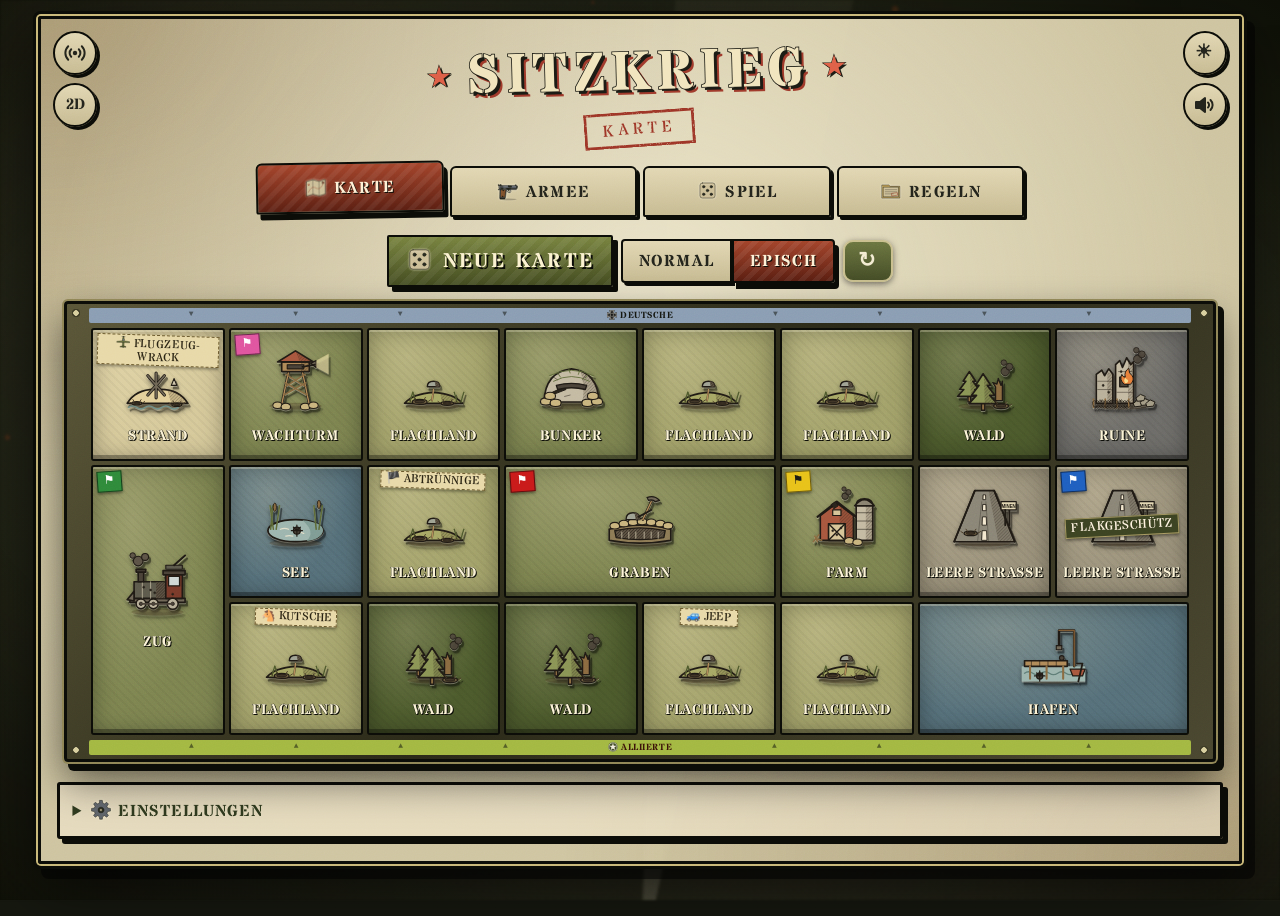
<file: index.html>
<!doctype html>
<html lang="de">
<head>
<meta charset="utf-8">
<meta name="referrer" content="strict-origin-when-cross-origin">
<meta name="viewport" content="width=device-width, initial-scale=1, viewport-fit=cover">
<meta name="theme-color" content="#1b1e14">
<meta name="mobile-web-app-capable" content="yes">
<meta name="apple-mobile-web-app-capable" content="yes">
<meta name="apple-mobile-web-app-status-bar-style" content="black-translucent">
<meta name="apple-mobile-web-app-title" content="Sitzkrieg">
<link rel="manifest" href="manifest.webmanifest">
<link rel="icon" href="icon.svg" type="image/svg+xml">
<link rel="apple-touch-icon" href="icon-192.png">
<title>Sitzkrieg</title>
<script>
(function(){ var t=null; try{ t=localStorage.getItem('sitzkrieg-theme'); }catch(e){}
  if(t!=='light'&&t!=='dark') t=(window.matchMedia&&matchMedia('(prefers-color-scheme: dark)').matches)?'dark':'light';
  document.documentElement.setAttribute('data-theme',t);
  // 3D-Figuren kommen gleich: alte Zeichnungen bis dahin nicht zeigen (Notfall: nach 12 s doch)
  if(window.WebGLRenderingContext){ document.documentElement.classList.add('lego3d-wait'); setTimeout(function(){ document.documentElement.classList.remove('lego3d-wait'); },12000); } })();
</script>
<!-- Schriften fest eingebettet (SIL Open Font License): Stardos Stencil, Special Elite, Courier Prime -->
<link rel="stylesheet" href="css/schriften.css?v=d0f53fa5cb">
<link rel="stylesheet" href="css/basis.css?v=55439e0eff">
<link rel="stylesheet" href="css/app.css?v=51187afe97">

<link rel="stylesheet" href="css/spiel.css?v=ff843a266a">
<link rel="stylesheet" href="css/krass.css?v=a87a205dd3">
<link rel="stylesheet" href="css/lego3d.css?v=9023cb22a6">
<link rel="stylesheet" href="css/quer.css?v=974d50dc79">
</head>
<body>
<!-- Ladebildschirm: eine Klemmbaustein-Figur stapelt Steine, bis die 3D-Modelle bereit sind -->
<div id="loader" aria-hidden="true"><div class="ld-scene">
  <div class="ld-stack"><i class="b1"></i><i class="b2"></i><i class="b3"></i><i class="b4"></i></div>
  <div class="ld-fig"><b class="hd"></b><b class="hm"></b><b class="tr"></b><b class="ar"></b><b class="lg"></b></div>
  <i class="ld-carry"></i>
</div><p>Steine werden gesteckt …</p></div>
<svg width="0" height="0" style="position:absolute" aria-hidden="true"><defs>
<pattern id="hz-dk" width="3" height="3" patternUnits="userSpaceOnUse" patternTransform="rotate(45)"><rect width="3" height="3" fill="#5c5142"/><line x1="0" y1="0" x2="0" y2="3" stroke="#1f1a14" stroke-width="1.1"/></pattern>
<pattern id="hz-de" width="3" height="3" patternUnits="userSpaceOnUse" patternTransform="rotate(45)"><rect width="3" height="3" fill="#a3a08c"/><line x1="0" y1="0" x2="0" y2="3" stroke="#3a3328" stroke-width=".8"/></pattern>
<pattern id="hz-al" width="3" height="3" patternUnits="userSpaceOnUse" patternTransform="rotate(45)"><rect width="3" height="3" fill="#b1a274"/><line x1="0" y1="0" x2="0" y2="3" stroke="#3a3328" stroke-width=".8"/></pattern>
<pattern id="hz-vde" width="4" height="4" patternUnits="userSpaceOnUse" patternTransform="rotate(45)"><rect width="4" height="4" fill="#b39d68"/><line x1="0" y1="0" x2="0" y2="4" stroke="#3a3328" stroke-width="1"/></pattern>
<pattern id="hz-val" width="4" height="4" patternUnits="userSpaceOnUse" patternTransform="rotate(45)"><rect width="4" height="4" fill="#8e8656"/><line x1="0" y1="0" x2="0" y2="4" stroke="#2a2a1c" stroke-width="1"/></pattern>
</defs></svg>

<main id="top">
  <div class="vol" id="vol">
    <button class="sec vol-btn" id="vol-btn" type="button" aria-label="Lautstärke" title="Lautstärke"><svg viewBox="0 0 24 24" aria-hidden="true">
      <path d="M3 9h4l5-4v14l-5-4H3z" class="spk"/><path class="w1" d="M15 9.5a3.5 3.5 0 0 1 0 5"/><path class="w2" d="M17.5 7a7 7 0 0 1 0 10"/><path class="mx" d="M15.5 9.5l5 5M20.5 9.5l-5 5"/></svg></button>
    <div class="vol-pop"><span class="vp-lbl">Töne</span><input type="range" id="vol-r" min="0" max="100" step="5" aria-label="Lautstärke der Töne"><output id="vol-o"></output></div>
    <div class="mu-pop" id="mu-pop" aria-label="Musik">
      <div class="np-head">♪ Musik</div>
      <div class="mu-row"><input id="mu-url" type="url" placeholder="YouTube-Playlist-Link" autocomplete="off" spellcheck="false" enterkeyhint="go"><button class="sec" id="mu-load" type="button">Laden</button></div>
      <div class="mu-player"><div id="mu-player"></div><div class="mu-empty" id="mu-empty">Link einer Playlist oder eines Videos einfügen</div></div>
      <div class="mu-now" id="mu-now"></div>
      <label class="mu-vol"><span>Musik</span><input type="range" id="mu-vol" min="0" max="100" step="1" aria-label="Lautstärke der Musik"><output id="mu-vol-o"></output></label>
      <div class="mu-ctl">
        <button class="sec" id="mu-prev" type="button" aria-label="Vorheriges">⏮</button>
        <button class="sec" id="mu-play" type="button" aria-label="Abspielen/Pause">▶</button>
        <button class="sec" id="mu-next" type="button" aria-label="Nächstes">⏭</button>
        <button class="sec" id="mu-shuf" type="button" aria-label="Zufällige Reihenfolge" title="Zufällige Reihenfolge">⤮</button>
      </div>
    </div>
  </div>
  <button id="net-btn" class="sec" type="button" aria-pressed="false" aria-label="Online-Lobby an/aus" title="Online-Lobby: zwei Geräte live verbinden"><svg viewBox="0 0 24 24" aria-hidden="true"><circle cx="12" cy="12" r="2.2"/><path d="M8.2 8.2a5.4 5.4 0 0 0 0 7.6M15.8 8.2a5.4 5.4 0 0 1 0 7.6M5.2 5.2a9.6 9.6 0 0 0 0 13.6M18.8 5.2a9.6 9.6 0 0 1 0 13.6"/></svg><i class="net-dot"></i></button>
  <div class="net-pop" id="net-pop" hidden role="dialog" aria-label="Online-Lobby">
    <div class="np-head">Online-Lobby</div>
    <label class="np-sw"><input type="checkbox" id="lb-enable"> <span>Lobby-Funktion an</span></label>
    <div class="lb-on" id="lb-on" hidden>
      <div class="np-code"><span class="lb-dot" id="lb-status" title=""></span><b class="lb-code" id="lb-code">––––</b></div>
      <div class="np-seg" role="group" aria-label="Meine Seite"><button class="sec" data-me="de">Deutsche</button><button class="sec" data-me="al">Alliierte</button></div>
    </div>
    <div class="lb-off" id="lb-off">
      <input id="lb-in" maxlength="4" placeholder="CODE" autocomplete="off" spellcheck="false" aria-label="Code vom Freund" enterkeyhint="go">
      <button class="sec" id="lb-join">Beitreten</button>
    </div>
  </div>
  <button id="theme" class="sec" type="button" aria-label="Tag/Nacht umschalten" title="Tag/Nacht umschalten">☀</button>
  <h1>Sitzkrieg</h1>
  <p class="sub" id="sub">Karte</p>
  <nav class="tabs" role="tablist">
    <button role="tab" class="sec" data-tab="gen" id="t-gen">🗺️ Karte</button>
    <button role="tab" class="sec" data-tab="mission" id="t-mission">⚔️ Armee</button>
    <button role="tab" class="sec" data-tab="spiel" id="t-spiel">🎲 Spiel</button>
    <button role="tab" class="sec" data-tab="regeln" id="t-regeln">📜 Regeln</button>
  </nav>
  <div class="lb-toast" id="lb-toast" aria-live="polite"></div>
  <section id="tab-gen" class="tabpane">
  <div class="bar">
    <button id="gen" class="big">🎲 Neue Karte</button>
    <select id="size" hidden>
      <option value="3x6">Normal (3×6)</option>
      <option value="3x8" selected>Episch (3×8)</option>
    </select>
    <div class="seg" role="group" aria-label="Kartengröße">
      <button class="sec" data-size="3x6">Normal</button>
      <button class="sec" data-size="3x8">Episch</button>
    </div>
    <button class="sec" id="rot">↻ Drehen</button>
  </div>
  <div id="msg"></div>
  <div class="stats" id="stats"></div>
  <div class="mapmission" id="mapmission" hidden>
    <span class="mm-txt" id="mm-txt"></span>
  </div>
  <div id="map"></div>

  <details class="noprint settings">
    <summary>⚙️ Einstellungen</summary>
    <div class="sgrid">
      <section class="sgroup sg-g">
        <h3>🌲 Grün <span class="ssum" id="sum-g"></span></h3>
        <div class="slist" id="pool-g"></div>
      </section>
      <section class="sgroup sg-b">
        <h3>🏚️ Stadt <span class="ssum" id="sum-b"></span></h3>
        <div class="slist" id="pool-b"></div>
        <h3 class="sub2">📏 Stadtgröße pro Karte</h3>
        <div class="slist" id="bsize"></div>
      </section>
    </div>
    <section class="sgroup ext-g"><div class="slist" id="ext-set"></div></section>
    <div class="sfoot"><button class="sec" id="reset">↺ Standard wiederherstellen</button></div>
  </details>

  </section>
  <section id="tab-mission" class="tabpane" hidden>
    <div class="bar mbar">
      <button id="army-gen" class="big">🎲 Zufällige Armeen</button>
    </div>
    <div class="armies">
      <section class="army" id="army-de"></section>
      <section class="army" id="army-al"></section>
    </div>
    <details class="noprint settings army-settings">
      <summary>⚙️ Einstellungen</summary>
      <div class="veh-filter"><div class="seg flyer gen-tg" role="group" aria-label="Anzahl Fahrzeuge"><span class="flyer-lbl">Fahrzeuge</span><button class="sec" data-vn="0">0</button><button class="sec" data-vn="1">1</button><button class="sec" data-vn="2">2</button><button class="sec" data-vn="3">3</button></div></div>
      <div class="veh-filter gen-filter"><div class="seg flyer gen-tg" role="group" aria-label="Anzahl Generäle"><span class="flyer-lbl">★ Generäle</span><button class="sec" data-gen="0">0</button><button class="sec" data-gen="1">1</button><button class="sec" data-gen="2">2</button><button class="sec" data-gen="3">3</button></div></div>
      <div class="veh-filter gen-filter"><div class="seg flyer fair gen-tg fair-tg" role="group" aria-label="Faire Armeen"><span class="flyer-lbl">Faire Armeen</span><button class="sec" data-fair="1">Ja</button><button class="sec" data-fair="0">Nein</button></div></div>
    </details>
    <details class="pool-info">
      <summary>📋 Vorrat (für jeden Spieler gleich)</summary>
      <div class="pool-cols">
        <div><b>Fahrzeuge</b><ul id="pool-veh"></ul></div>
        <div><b>Spezialeinheiten</b><ul id="pool-spec"></ul></div>
      </div>
    </details>
  </section>
  <section id="tab-spiel" class="tabpane" hidden></section>
  <section id="tab-regeln" class="tabpane" hidden>
  <div id="regelwerk">

    <div class="rw-search"><input type="search" id="rw-q" placeholder="🔎 Regel suchen …" autocomplete="off" spellcheck="false" aria-label="Im Regelwerk suchen"><span class="rw-n" id="rw-n" aria-live="polite"></span></div>
    <p class="rw-none" id="rw-none" hidden>Nichts gefunden.</p>

    <nav class="toc" aria-label="Inhalt">
      <details>
        <summary>📜 Inhalt <small id="toc-count"></small></summary>
        <ol id="toc"></ol>
      </details>
    </nav>

    <article class="rcard" id="zugabfolge">
      <h2>Zugabfolge</h2>
      <ol class="steps">
        <li><b>Aktivieren:</b> Drücke in der App auf den Weiter-Pfeil und aktiviere den angezeigten Trupp.</li>
        <li><b>Aktionen:</b> Der aktivierte Trupp darf in beliebiger Reihenfolge:
          <ul><li>sich bewegen</li><li>schießen</li></ul></li>
      </ol>
      <p>Die Reihenfolge ist frei, aber eine begonnene Bewegung oder ein begonnener Angriff muss vollständig ausgeführt werden. Eine Bewegung kann also nicht „aufgespart“ oder „unterbrochen“ werden. In unwegsamem Gelände bewegen sich Trupps und Fahrzeuge nur halb so weit. Wer sich auf oder durch ein passendes Minenfeld oder Feuer bewegt hat, macht direkt nach der Bewegung einen entsprechenden Durchschlagswurf.</p>
      <p><b>Rundenende:</b> Rauch und Feuer klingen ab (siehe <a href="#rauch">Rauch</a> und <a href="#feuer">Feuer</a>) und die <a href="#missionsziele">Sondereffekte der Missionsziele</a> werden abgehandelt.</p>
    </article>

    <article class="rcard" id="rundenaktivierungen">
      <h2>Rundenaktivierungen</h2>
      <p>Jede Einheit wird pro Runde <b>genau einmal</b> aktiviert. Das Aktivierungsdeck in der App enthält dafür pro Armee eine Karte für</p>
      <ul><li>jeden Gewehrschützen-Trupp,</li><li>jede einzelne Spezialeinheit und</li><li>jedes Fahrzeug.</li></ul>
      <p>Das Deck wird jede Runde neu gemischt. Die App deckt abwechselnd eine deutsche und eine alliierte Aktivierung auf. Sind alle durch, beginnt nach dem Rundenende eine neue Runde.</p>
    </article>

    <article class="rcard" id="truppenzusammensetzung">
      <h2>Truppenzusammensetzung</h2>
      <div class="tw"><table class="rt">
        <thead><tr><th>Kartengröße</th><th>Spezialtrupps</th><th>Gewehrschützen-Trupps</th><th>Fahrzeuge</th></tr></thead>
        <tbody><!-- wird aus js/regeln.js erzeugt --></tbody>
      </table></div>
      <p>Ein Gewehrschützen-Trupp besteht aus 5 Gewehrschützen. Ein Spezialtrupp ist eine einzelne <a href="#spezialeinheiten">Spezialeinheit</a>.</p>
    </article>

    <article class="rcard" id="bewegung">
      <h2>Bewegung</h2>
      <p>Ein aktivierter Trupp darf zwei Dinge ausführen: Diese sind sich zu <b>Bewegen</b> und/oder zu <b>Schießen</b>.</p>
      <p>Die Reihenfolge davon ist jedoch egal, aber eine Bewegung oder eine Schießen-Aktion muss vollständig beendet sein (man kann somit auch keine Bewegung „aufsparen“ oder „unterbrechen“). Durch unwegsames Gelände bewegen sich Truppen und Fahrzeuge nur genau halb so weit. Zudem muss jede Einheit und jedes Fahrzeug nach seiner Bewegung sofort einen Durchschlagswurf vollziehen, falls sie sich auf oder durch einen passenden Minentyp oder Feuer bewegt haben. Jeder Trupp darf pro Runde nur 1 mal aktiviert werden.</p>
    </article>

    <article class="rcard" id="angreifen">
      <h2>Angreifen</h2>
      <p>Ein Angriff läuft in diesen Schritten ab:</p>
      <ol class="steps">
        <li><b>Waffe wählen</b><br>Waffe des Trupps mit ihren Kampfwerten festlegen.</li>
        <li><b>Ziel wählen</b><br>Feindlichen Trupp, Gebäude, Stellung oder ein anderes Ziel in Reichweite der Waffe wählen.</li>
        <li><b>Trefferwurf / Abweichwurf</b><br>So viele W6 werfen, wie die Waffe angibt (Erleichterung und Erschwernis laut <a href="#treffertabelle">Treffertabelle</a>). Werden eine oder mehrere Scheiben benutzt, ersetzt der Abweichwurf den Trefferwurf (siehe <a href="#scheiben">Kl. / Gr. Scheibe</a>).</li>
        <li><b>Durchschlagswurf</b><br>Jeder W6, der getroffen hat, wird noch einmal geworfen. Ob die Panzerung durchschlagen wird, steht in der <a href="#durchschlagstabelle">Durchschlagstabelle</a>.</li>
        <li><b>Verluste abhandeln</b><br>Jeder Durchschlag schaltet einen Gewehrschützen aus oder fügt einer Spezialeinheit bzw. einem Fahrzeug einen Schaden zu (siehe <a href="#lebenspunkte">Lebenspunkte</a> und <a href="#fahrzeugschaden">Fahrzeugschaden</a>).</li>
      </ol>
    </article>

    <article class="rcard" id="infanterie">
      <h2>Infanterie</h2>
      <p>Jeder Infanterietrupp hat eine Bewegungsreichweite von <b>1</b> und eine Panzerung von <b>0</b>.</p>
    </article>

    <article class="rcard" id="gelaende">
      <h2>Unwegsames Gelände</h2>
      <p>Durch unwegsames Gelände bewegen sich Truppen und Fahrzeuge nur genau halb so weit.</p>
    </article>

    <article class="rcard" id="spezialeinheiten">
      <h2>Spezialeinheiten</h2>
      <p>Jede Spezialeinheit erhält eine der folgenden Ausrüstungen:</p>
      <ul class="cols">
        <li>Scharfschützengewehr</li><li>Maschinengewehr</li><li>Flammenwerfer</li><li>Schrotflinte</li><li>Mörser</li><li>Panzerfaust</li>
        <li>Granaten (und 2 Rauchgranaten und 1 Pistole)</li>
        <li>Minen (1 Panzermine, 2 Personenminen und 1 Nahkampfwaffe)</li>
        <li>Medikit (und 1 Pistole)</li><li>Mechaniker (und 1 Pistole)</li>
        <li>General (1 Generalsfähigkeit und 1 Pistole)</li>
      </ul>
    </article>

    <article class="rcard" id="lebenspunkte">
      <h2>Lebenspunkte der Spezialeinheiten</h2>
      <p>Jede Spezialeinheit hat <b>5 Lebenspunkte</b>. Ein Spezialtrupp besteht nur aus dieser einen Einheit. Sie kann sich bewegen und angreifen wie jeder andere Trupp, hält aber mehr aus als ein Gewehrschütze: Jeder Schaden kostet einen Lebenspunkt, erst beim letzten fällt sie.</p>
    </article>

    <article class="rcard" id="general">
      <h2>General</h2>
      <p>Jeder General hat eine Pistole und eine Generalsfähigkeit. Zu Spielbeginn bekommt er eine der folgenden Fähigkeiten:</p>
      <dl class="abil"><!-- wird aus js/regeln.js erzeugt --></dl>
    </article>

    <article class="rcard" id="minenleger">
      <h2>Minenleger</h2>
      <p>Der Minenleger hat eine Pistole, 2 Personenminen und 1 Panzermine. Zum Verlegen wird der Marker der jeweiligen Minenart in beliebiger Ausrichtung in Nahkampfweite an die Figur gelegt; der ganze Marker gilt als vermint. Betritt oder durchquert eine passende feindliche Einheit (Infanterie bei Personenminen, Fahrzeug bei Panzerminen) das Minenfeld, würfelt sie direkt nach ihrer Bewegung einmal Schaden laut Waffentabelle aus.</p>
    </article>

    <article class="rcard" id="flammenwerfer">
      <h2>Flammenwerfer</h2>
      <p>Zum Angriff wird der Feuermarker in beliebiger Ausrichtung in Nahkampfweite an die Figur gelegt. Alles darunter ist sofort getroffen und steht in Flammen (siehe <a href="#feuer">Feuer</a>). Der Durchschlagswurf folgt laut Waffentabelle.</p>
    </article>

    <article class="rcard" id="medikit">
      <h2>Medikit</h2>
      <p>Erleidet ein Infanterietrupp in Nahkampfreichweite der Figur mit Medikit Verluste, wirft der Spieler pro Verlust einen W6. Ist mindestens eine gerade Zahl dabei, wird einer der Verluste verhindert (höchstens 1 pro Angriff).</p>
    </article>

    <article class="rcard" id="mechaniker">
      <h2>Mechaniker</h2>
      <p>Erhält ein Fahrzeug in Nahkampfreichweite des Mechanikers Schaden, wird das genauso abgehandelt wie beim Medikit: pro Schaden ein W6, bei mindestens einer geraden Zahl wird ein Schaden verhindert (höchstens 1 pro Angriff).</p>
    </article>

    <article class="rcard" id="scheiben">
      <h2>Kl. Scheibe und Gr. Scheibe</h2>
      <p>Braucht ein Angriff eine Scheibe, wird sie über das Ziel gelegt und ein W20 geworfen. Dieser Abweichwurf ersetzt den Trefferwurf.</p>
      <div class="dice"><div><b>W20: 1–8</b><span>Daneben: von Norden aus im 45°-Winkel um 1 Scheibenlänge verschieben (an der Kante anlegen)</span></div><div><b>W20: 9–20</b><span>Genauer Treffer</span></div></div>
      <p>Flammenwerfer, Schrotflinte und Minen weichen nie ab.</p>
    </article>


    <article class="rcard" id="deckung">
      <h2>Deckung</h2>
      <p>Um eine Deckung zu nutzen, muss eine Einheit direkt daneben, dazwischen oder drin stehen.</p>
    </article>

    <article class="rcard" id="konzentration">
      <h2>Konzentration</h2>
      <p>Eine Einheit, die lediglich einen einzigen Würfel als Angriffswurf nutzt, erhält immer einen Konzentrationsbonus beim Trefferwurf. Einheiten mit Waffen, die diesen Bonus erhalten, sind: Panzerfaust, Scharfschütze, Fahrzeuge, die mit AP-Munition feuern.</p>
    </article>

    <article class="rcard" id="mehrere-scheiben">
      <h2>Mehrere Scheiben mit einem Angriff</h2>
      <p>Werden bei einem Trefferwurf mehrere Scheiben ermöglicht, so werden diese jeweils einzeln mit einem W20 beim Trefferwurf ausgewürfelt, ob sie noch verschoben werden. Jede Einheit kann nur maximal 1 mal getroffen werden, selbst wenn sich die Scheiben überschneiden würden.</p>
    </article>


    <article class="rcard" id="hochexplosiv">
      <h2>Hochexplosive Munition</h2>
      <p>Mit Sprengmunition, die beim Trefferwurf eine Kl. oder Gr. Scheibe bzw. einen Marker nutzt (außer Minen, Schrotflinten und Rauchgranaten), können Deckungen, Mauern und ganze Gebäude zerstört werden.</p>
    </article>

    <article class="rcard" id="einsturz">
      <h2>Einsturz</h2>
      <p>Stürzt ein Gebäude oder eine Stellung komplett ein, sind alle Einheiten und Fahrzeuge darin automatisch getroffen. Der Durchschlagswurf erfolgt mit Durchschlag 3.</p>
    </article>

    <article class="rcard" id="feuer">
      <h2>Feuer</h2>
      <p>Am Ende jeder Runde ist jede Einheit und jedes Fahrzeug im Feuer automatisch getroffen. Der Durchschlagswurf erfolgt mit Durchschlag 3. Ein Feuer geht erst nach dem Ende der nächsten Runde aus (nicht der laufenden). Wer einen brennenden Bereich betritt, macht sofort einen Durchschlagswurf (wie bei Minen).</p>
    </article>

    <article class="rcard" id="rauch">
      <h2>Rauch</h2>
      <p>Wer in, durch oder auf einen Bereich mit Rauch angreift, bekommt beim Trefferwurf eine Erschwernis von 1. Der Rauch verzieht sich erst nach dem Ende der nächsten Runde (nicht der laufenden).</p>
    </article>

    <article class="rcard" id="tod-von-oben">
      <h2>Tod von oben</h2>
      <p>Mörser- und Grenadierangriffe machen ihren Schaden von oben.</p>
    </article>

    <article class="rcard" id="panzer">
      <h2>Panzer</h2>
      <p>Panzer können, wenn sie aktiviert werden, mit ihrem Turmgeschütz (mit einem Munitionstyp ihrer Wahl) schießen, sowie zusätzlich auch das MG nach vorne benutzen.</p>
      <p>Zudem können sie sich 1 mal bewegen. Daher könnten sie beispielsweise mit dem Turmgeschütz schießen, sich dann bewegen und im Anschluss noch das MG benutzen (oder andersrum). Panzer ignorieren den Nachteil von unwegsamem Gelände.</p>
    </article>

    <article class="rcard" id="plaetten">
      <h2>Plätten</h2>
      <p>Die leichten und schweren Panzer können mit ihrer Fähigkeit Plätten praktisch alles über den Haufen fahren, was ihnen in den Weg kommt. Lediglich andere Panzer und unzerstörbares Gelände können nicht durchfahren werden. Wenn ein Panzer etwas durchfährt, so nimmt er dadurch keinerlei Schaden (außer bei Panzerminen). Jede Einheit, die von einem Panzer überfahren werden würde, hat ein einziges Mal die Chance, noch aus dem Weg zu hechten. Dazu wird je Einheit ein Würfel geworfen, bei einer geraden Zahl überlebt diese Einheit und wird so weit zur Seite des Panzers bewegt, dass sie gerade so nicht überfahren wird. Eigene Einheiten werden verschont.</p>
    </article>

    <article class="rcard" id="fahrzeuge">
      <h2>Fahrzeuge</h2>
      <p>Fahrer und Besatzung bleiben immer im Fahrzeug.</p>
    </article>

    <article class="rcard" id="missionsziele">
      <h2>Sondereffekte der Missionsziele</h2>
      <p>Am Ende jeder Runde wird für jedes gehaltene Missionsziel ein Sondereffekt ermittelt:</p>
      <ol class="steps">
        <li>Zähle die Trupps jeder Seite, die das Missionsziel halten (pro Seite höchstens 3), und bilde die Differenz.</li>
        <li>Die Seite mit mehr Trupps wirft so viele W6, wie die Differenz beträgt.</li>
        <li>Nur das höchste Ergebnis zählt: <b>1–3</b> nichts passiert, <b>4–5</b> Zieleffekt, <b>6</b> Übereffekt (siehe <a href="#missionsziel-tabelle">Missionsziel-Tabelle</a>).</li>
      </ol>
    </article>

    <article class="rcard" id="missionsziel-tabelle">
      <h2>Missionsziel-Tabelle</h2>
      <div class="tw"><table class="rt">
        <thead><tr><th>Ort</th><th>Zieleffekt (4–5)</th><th>Übereffekt (6)</th></tr></thead>
        <tbody><!-- wird aus js/regeln.js erzeugt --></tbody>
      </table></div>
    </article>

    <article class="rcard" id="flexible-missionsziele">
      <h2>Flexible Missionsziele</h2>
      <p>Auf manchen Feldern können zusätzlich flexible Missionsziele erscheinen. Das Feld wird dadurch zum Missionsziel.</p>
      <div class="vgrid">
        <div><b>Mögliche Felder</b><ul><li>Flachland</li><li>Strand</li><li>Leere Straße</li><li>Ruine</li></ul></div>
        <div><b>Mögliche Missionsziele</b><ul><!-- wird aus js/regeln.js erzeugt --></ul></div>
      </div>
    </article>

    <article class="rcard" id="felderweiterung">
      <h2>Felderweiterungen</h2>
      <p>Ein Feld, auf dem ein flexibles Missionsziel hätte erscheinen können, aber keines erschienen ist, kann zu Spielbeginn eine der folgenden Erweiterungen bekommen (jede höchstens 1 mal pro Spielplan). Auf einer normalen Karte gibt es 0–3, auf einer epischen Karte 0–5 Felderweiterungen (zufällig) – die Höchstzahl stellst du bei <b>Karte → Einstellungen</b> ein:</p>
      <ul><!-- wird aus js/regeln.js erzeugt --></ul>
    </article>

    <article class="rcard" id="stacheldraht">
      <h2>Stacheldraht</h2>
      <p>Ein Feld mit Stacheldraht zu betreten oder zu durchqueren zählt wie das Betreten eines Minenfeldes mit Personenminen. Außerdem gilt das ganze Feld als unwegsames Gelände.</p>
    </article>

    <article class="rcard" id="flugzeugwrack">
      <h2>Flugzeugwrack</h2>
      <p>Das Flugzeugwrack gibt Deckung. Außerdem liegt auf dem ganzen Feld dauerhaft Rauch.</p>
    </article>

    <article class="rcard" id="abtruennige">
      <h2>Abtrünnige</h2>
      <p>Die Abtrünnigen sind zwei Trupps mit je 7 Gewehrschützen, die keinem Spieler gehören. Der 1. Abtrünnigen-Trupp hat immer die meisten Einheiten.</p>
      <ol class="steps">
        <li>Der 1. Trupp greift einen Trupp des Spielers an, der die meisten Trupps auf oder angrenzend an ihrem Feld hat. Der Gegner dieses Spielers wählt das genaue Ziel und würfelt Treffer- und Durchschlagswurf.</li>
        <li>Danach greift der 2. Trupp einen angrenzenden Trupp des anderen Spielers an; diesmal wählt und würfelt der andere Spieler.</li>
      </ol>
      <p>Gibt es nur noch einen Abtrünnigen-Trupp, entfällt der 2. Angriff.</p>
    </article>

    <article class="rcard" id="spielaufbau">
      <h2>Spielaufbau und Topografie festlegen</h2>
      <p>Zu Spielbeginn sollten beide Spieler genau festlegen, was auf dem Spielfeld genau Deckung gibt, zerstörbar und unzerstörbar ist, wie genau eine Sichtlinie definiert wird, was unwegsames Gelände ist, und was als erhöhte oder niedrige Position zählt. Zudem wird festgelegt, wo auf der Karte Norden ist (eine Ecke oder Kante des Spielfelds). Dann wird noch bestimmt, wo jeder Spieler startet und wie viele Einheiten jedes Typs im Spiel sein dürfen. Dann legt noch jeder Spieler seine Armee und Einheiten fest. Zudem müssen die genaue Fähigkeit jedes Generals bestimmt werden.</p>
    </article>

    <article class="rcard" id="ausmasse">
      <h2>Ausmaße</h2>
      <p>Für Angriff und Bewegung gibt es diese Schablonen:</p>
      <div class="tw"><table class="rt">
        <thead><tr><th>Schablone</th><th>Länge / Durchmesser</th></tr></thead>
        <tbody>
          <tr><td>Reichweite 1</td><td>20 cm</td></tr>
          <tr><td>Reichweite 2</td><td>40 cm</td></tr>
          <tr><td>Reichweite 3</td><td>60 cm</td></tr>
          <tr><td>Kl. Scheibe</td><td>10 cm Ø</td></tr>
          <tr><td>Gr. Scheibe</td><td>20 cm Ø</td></tr>
        </tbody>
      </table></div>
    </article>

    <article class="rcard" id="nahkampf">
      <h2>Nahkampf</h2>
      <p>Nahkampfreichweite bedeutet, dass die Einheit ihr Ziel unmittelbar berühren können muss.</p>
    </article>

    <article class="rcard" id="aktivierung-geht-nicht">
      <h2>Aktivierung geht nicht</h2>
      <p>Kann eine aufgedeckte Aktivierung nicht ausgeführt werden, weil die Seite keine passende Einheit oder kein Fahrzeug dieser Art mehr hat, verfällt sie. Einfach weiter zur nächsten.</p>
    </article>

    <article class="rcard" id="spielende">
      <h2>Spielende</h2>
      <p>Das Spiel endet sofort, sobald eine Seite nur noch <b>3 Trupps</b> hat.</p>
    </article>

    <article class="rcard" id="waffen">
      <h2>Waffen</h2>
      <div class="tw"><table class="rt wt">
        <thead><tr><th>Name</th><th>Reich&shy;weite</th><th>Treffer&shy;wurf</th><th><span class="lg">Panzer&shy;durchschlag</span><span class="sm">Durch&shy;schlag</span></th></tr></thead>
        <tbody><!-- wird aus js/regeln.js erzeugt --></tbody>
      </table></div>
    </article>

    <article class="rcard vehicle" id="schwerer-panzer">
      <h2>Schwerer Panzer</h2>
      <div class="vgrid">
        <div class="tw"><table class="rt kv">
          <tr><th>Bewegungsreichweite</th><td>1</td></tr>
          <tr><th>Wannendrehung</th><td>45°</td></tr>
          <tr><th>Turmdrehung</th><td>45°</td></tr>
          <tr><th>Spezialeffekt</th><td>Plätten, MG nach vorne feuern</td></tr>
        </table></div>
        <div class="armor" data-f="4" data-s="3" data-r="2"></div>
      </div>
      <div class="tw"><table class="rt wt">
        <thead><tr><th>Turmgeschütz</th><th>Reich&shy;weite</th><th>Treffer&shy;wurf</th><th><span class="lg">Panzer&shy;durchschlag</span><span class="sm">Durch&shy;schlag</span></th></tr></thead>
        <tbody><tr><td>HE</td><td>3</td><td>Gr. Scheibe</td><td>1</td></tr><tr><td>AP</td><td>3</td><td>1</td><td>4</td></tr></tbody>
        <thead><tr><th>Maschinengewehr</th><th></th><th></th><th></th></tr></thead>
        <tbody><tr><td>MG</td><td>2</td><td>5</td><td>1</td></tr></tbody>
      </table></div>
    </article>

    <article class="rcard vehicle" id="leichter-panzer">
      <h2>Leichter Panzer</h2>
      <div class="vgrid">
        <div class="tw"><table class="rt kv">
          <tr><th>Bewegungsreichweite</th><td>2</td></tr>
          <tr><th>Wannendrehung</th><td>90°</td></tr>
          <tr><th>Turmdrehung</th><td>90°</td></tr>
          <tr><th>Spezialeffekt</th><td>Plätten, MG nach vorne feuern</td></tr>
        </table></div>
        <div class="armor" data-f="3" data-s="2" data-r="1"></div>
      </div>
      <div class="tw"><table class="rt wt">
        <thead><tr><th>Turmgeschütz</th><th>Reich&shy;weite</th><th>Treffer&shy;wurf</th><th><span class="lg">Panzer&shy;durchschlag</span><span class="sm">Durch&shy;schlag</span></th></tr></thead>
        <tbody><tr><td>HE</td><td>3</td><td>Kl. Scheibe</td><td>1</td></tr><tr><td>AP</td><td>3</td><td>1</td><td>3</td></tr></tbody>
        <thead><tr><th>Maschinengewehr</th><th></th><th></th><th></th></tr></thead>
        <tbody><tr><td>MG</td><td>2</td><td>5</td><td>1</td></tr></tbody>
      </table></div>
    </article>

    <article class="rcard vehicle" id="kraftrad">
      <h2>Kraftrad</h2>
      <div class="vgrid">
        <div class="tw"><table class="rt kv">
          <tr><th>Bewegungsreichweite</th><td>3</td></tr>
          <tr><th>Fahrzeugdrehung</th><td>180°</td></tr>
          <tr><th>Spezialeffekt</th><td>nach vorne feuern</td></tr>
        </table></div>
        <div class="armor" data-f="1" data-s="1" data-r="1"></div>
      </div>
      <div class="tw"><table class="rt wt">
        <thead><tr><th>Maschinengewehr</th><th>Reich&shy;weite</th><th>Treffer&shy;wurf</th><th><span class="lg">Panzer&shy;durchschlag</span><span class="sm">Durch&shy;schlag</span></th></tr></thead>
        <tbody><tr><td>MG</td><td>2</td><td>10</td><td>1</td></tr></tbody>
      </table></div>
    </article>

    <article class="rcard vehicle" id="kampfflieger-werte">
      <h2>Kampfflieger</h2>
      <div class="vgrid">
        <div class="tw"><table class="rt wt">
          <thead><tr><th>Bewaffnung</th><th>Reich&shy;weite</th><th>Treffer&shy;wurf</th><th><span class="lg">Panzer&shy;durchschlag</span><span class="sm">Durch&shy;schlag</span></th></tr></thead>
          <tbody><tr><td>Bombe</td><td>1</td><td>Gr. Scheibe</td><td>3</td></tr><tr><td>Luftschlag-MGs</td><td>1</td><td>4 Kl. Scheiben in einer Linie</td><td>1</td></tr></tbody>
        </table></div>
        <div class="armor no-nums" data-f="1" data-s="1" data-r="1" aria-hidden="true"></div>
      </div>
    </article>

    <article class="rcard" id="treffertabelle">
      <h2>Treffertabelle</h2>
      <div class="tw"><table class="rt kv">
        <tr><th>Normalwert</th><td><b class="big">5+</b></td></tr>
        <tr><th>Bonus</th><td>Erhöhte Position, Nicht bewegt, Fahrzeugbonus, Konzentration</td></tr>
        <tr><th>Malus</th><td>Gegner in Deckung, Rauch</td></tr>
      </table></div>
    </article>

    <article class="rcard" id="durchschlagstabelle">
      <h2>Durchschlagstabelle</h2>
      <div class="tw"><table class="rt grid">
        <thead><tr><th class="corner"><span>Panzerung →</span><span>Angriff ↓</span></th><th>0</th><th>1</th><th>2</th><th>3</th><th>4</th></tr></thead>
        <tbody>
          <tr><th>0</th><td>5+</td><td>6</td><td class="x">X</td><td class="x">X</td><td class="x">X</td></tr>
          <tr><th>1</th><td>4+</td><td>5+</td><td>6</td><td class="x">X</td><td class="x">X</td></tr>
          <tr><th>2</th><td>3+</td><td>4+</td><td>5+</td><td>6</td><td class="x">X</td></tr>
          <tr><th>3</th><td>2+</td><td>3+</td><td>4+</td><td>5+</td><td>6</td></tr>
          <tr><th>4</th><td>1+</td><td>2+</td><td>3+</td><td>4+</td><td>5+</td></tr>
        </tbody>
      </table></div>
    </article>

    <article class="rcard" id="fahrzeugschaden">
      <h2>Fahrzeugschaden</h2>
      <div class="tw"><table class="rt kv">
        <tr><th>6</th><td><b>Explosion!</b></td></tr>
        <tr><th>5</th><td>Turm schussunfähig / Rauch</td></tr>
        <tr><th>4</th><td>MG schussunfähig / Rauch</td></tr>
        <tr><th>3</th><td>Fahrunfähig</td></tr>
        <tr><th>2</th><td>Panzerung reduziert</td></tr>
        <tr><th>1</th><td>Rauch</td></tr>
      </table></div>
      <p>Bei einer Explosion ist das Fahrzeug sofort komplett zerstört und die Gr. Scheibe wird mittig auf das Fahrzeug gelegt. Der Schaden ermittelt sich wie folgt:</p>
      <div class="tw"><table class="rt wt">
        <thead><tr><th></th><th>Treffer&shy;wurf</th><th><span class="lg">Panzer&shy;durchschlag</span><span class="sm">Durch&shy;schlag</span></th></tr></thead>
        <tbody><tr><td>Explosion</td><td>Gr. Scheibe</td><td>1</td></tr></tbody>
      </table></div>
      <p>Ein Fahrzeug hält einem Schaden bei einer gewürfelten 1, 2, 3, 4 oder 5 stand. Erhält das Fahrzeug noch einen weiteren Schaden, so wird noch einmal gewürfelt, was dem Fahrzeug genau widerfährt (könnte noch explodieren), und dann ist es aus dem Spiel (dient noch als Deckung).</p>
    </article>

    <p class="fin">★ Ende des Regelwerks ★</p>
    <p class="credits">Schriften: Stardos Stencil, Special Elite, Courier Prime (SIL OFL)</p>
    <a href="#top" class="totop" id="totop" aria-label="Nach oben">▲</a>
  </div>
  </section>
</main>
<div id="pop" class="modal" hidden role="dialog" aria-modal="true" aria-labelledby="pop-t">
  <div class="pop-card">
    <button class="sec pop-x" id="pop-x" type="button" aria-label="Schließen">✕</button>
    <small class="pop-kat" id="pop-k">Generals-Fähigkeit</small>
    <h3 id="pop-t"></h3>
    <p id="pop-d"></p>
    <div id="pop-body"></div>
  </div>
</div>
<button id="dice-btn" type="button" aria-label="Würfeln" title="Würfeln"><svg viewBox="0 0 24 24" aria-hidden="true"><rect x="3.5" y="3.5" width="17" height="17" rx="3.5"/><circle cx="8.5" cy="8.5" r="1.4"/><circle cx="15.5" cy="15.5" r="1.4"/><circle cx="12" cy="12" r="1.4"/></svg></button>
<div id="dice-pop" hidden role="dialog" aria-label="Würfeln">
  <div class="dp-row">
    <div class="dp-type" role="group" aria-label="Würfelart"><button type="button" class="sec" data-dt="6">W6</button><button type="button" class="sec" data-dt="20">W20</button></div>
    <div class="dp-n" role="group" aria-label="Anzahl"><button type="button" class="sec" data-dn="-1" aria-label="weniger">−</button><output id="dp-n">1</output><button type="button" class="sec" data-dn="1" aria-label="mehr">+</button></div>
  </div>
  <div class="dp-tray" id="dp-tray" aria-live="polite"></div>
  <button type="button" class="big dp-roll" id="dp-roll">🎲 Würfeln</button>
</div>
<button id="fab"><span class="lbl-map">🎲 Neue Karte</span><span class="lbl-army">🎲 Zufällige Armeen</span></button>

<script src="js/regeln.js?v=58cc132e1a"></script>
<script src="js/karte.js?v=ea53bfe1c0"></script>
<script src="js/figuren.js?v=eb66e8b2d5"></script>
<script src="js/armee.js?v=05d29ef2a5"></script>
<script src="js/missionskarte.js?v=e87afd7c00"></script>
<script src="js/symbole.js?v=90023643d3"></script>
<script src="js/spiel.js?v=5f07597de0"></script>
<script src="js/lobby.js?v=32eb3923dd"></script>
<script src="js/sounds.js?v=50f1318685"></script>
<script src="js/neuwurf.js?v=4cd701aea8"></script>
<script src="js/musik.js?v=d2920e7e08"></script>
<script src="js/extras.js?v=95e3854a31"></script>
<script src="js/wuerfel.js?v=c6fea4303f"></script>
<script src="js/krass.js?v=7248b0143c"></script>
<script src="vendor/gsap.min.js"></script>
<script type="module" src="js3d/einheiten3d.js?v=bc7dde562d"></script>
<script type="module" src="js3d/karte3d.js?v=941c288c3c"></script>
<script>
// App-Modus: Offline-Speicher aktivieren (nur wenn die Seite über eine Web-Adresse geladen wird)
if('serviceWorker' in navigator && /^https?:$/.test(location.protocol)) navigator.serviceWorker.register('sw.js').catch(()=>{});
</script>
</body>
</html>
</file>
<file: css/schriften.css>
/* Schriften (SIL Open Font License): Stardos Stencil, Special Elite, Courier Prime */
@font-face {
  font-family: 'Courier Prime';
  font-style: italic;
  font-weight: 400;
  font-display: swap;
  src: url(../assets/fonts/courier-prime-400.woff2) format('woff2');
  unicode-range: U+0100-02BA, U+02BD-02C5, U+02C7-02CC, U+02CE-02D7, U+02DD-02FF, U+0304, U+0308, U+0329, U+1D00-1DBF, U+1E00-1E9F, U+1EF2-1EFF, U+2020, U+20A0-20AB, U+20AD-20C4, U+2113, U+2C60-2C7F, U+A720-A7FF;
}
@font-face {
  font-family: 'Courier Prime';
  font-style: italic;
  font-weight: 400;
  font-display: swap;
  src: url(../assets/fonts/courier-prime-400-font2.woff2) format('woff2');
  unicode-range: U+0000-00FF, U+0131, U+0152-0153, U+02BB-02BC, U+02C6, U+02DA, U+02DC, U+0304, U+0308, U+0329, U+2000-206F, U+20AC, U+2122, U+2191, U+2193, U+2212, U+2215, U+FEFF, U+FFFD;
}
@font-face {
  font-family: 'Courier Prime';
  font-style: normal;
  font-weight: 400;
  font-display: swap;
  src: url(../assets/fonts/courier-prime-400-font3.woff2) format('woff2');
  unicode-range: U+0100-02BA, U+02BD-02C5, U+02C7-02CC, U+02CE-02D7, U+02DD-02FF, U+0304, U+0308, U+0329, U+1D00-1DBF, U+1E00-1E9F, U+1EF2-1EFF, U+2020, U+20A0-20AB, U+20AD-20C4, U+2113, U+2C60-2C7F, U+A720-A7FF;
}
@font-face {
  font-family: 'Courier Prime';
  font-style: normal;
  font-weight: 400;
  font-display: swap;
  src: url(../assets/fonts/courier-prime-400-font4.woff2) format('woff2');
  unicode-range: U+0000-00FF, U+0131, U+0152-0153, U+02BB-02BC, U+02C6, U+02DA, U+02DC, U+0304, U+0308, U+0329, U+2000-206F, U+20AC, U+2122, U+2191, U+2193, U+2212, U+2215, U+FEFF, U+FFFD;
}
@font-face {
  font-family: 'Courier Prime';
  font-style: normal;
  font-weight: 700;
  font-display: swap;
  src: url(../assets/fonts/courier-prime-700.woff2) format('woff2');
  unicode-range: U+0100-02BA, U+02BD-02C5, U+02C7-02CC, U+02CE-02D7, U+02DD-02FF, U+0304, U+0308, U+0329, U+1D00-1DBF, U+1E00-1E9F, U+1EF2-1EFF, U+2020, U+20A0-20AB, U+20AD-20C4, U+2113, U+2C60-2C7F, U+A720-A7FF;
}
@font-face {
  font-family: 'Courier Prime';
  font-style: normal;
  font-weight: 700;
  font-display: swap;
  src: url(../assets/fonts/courier-prime-700-font6.woff2) format('woff2');
  unicode-range: U+0000-00FF, U+0131, U+0152-0153, U+02BB-02BC, U+02C6, U+02DA, U+02DC, U+0304, U+0308, U+0329, U+2000-206F, U+20AC, U+2122, U+2191, U+2193, U+2212, U+2215, U+FEFF, U+FFFD;
}
@font-face {
  font-family: 'Special Elite';
  font-style: normal;
  font-weight: 400;
  font-display: swap;
  src: url(../assets/fonts/special-elite-400.woff2) format('woff2');
  unicode-range: U+0100-02BA, U+02BD-02C5, U+02C7-02CC, U+02CE-02D7, U+02DD-02FF, U+0304, U+0308, U+0329, U+1D00-1DBF, U+1E00-1E9F, U+1EF2-1EFF, U+2020, U+20A0-20AB, U+20AD-20C4, U+2113, U+2C60-2C7F, U+A720-A7FF;
}
@font-face {
  font-family: 'Special Elite';
  font-style: normal;
  font-weight: 400;
  font-display: swap;
  src: url(../assets/fonts/special-elite-400-font8.woff2) format('woff2');
  unicode-range: U+0000-00FF, U+0131, U+0152-0153, U+02BB-02BC, U+02C6, U+02DA, U+02DC, U+0304, U+0308, U+0329, U+2000-206F, U+20AC, U+2122, U+2191, U+2193, U+2212, U+2215, U+FEFF, U+FFFD;
}
@font-face {
  font-family: 'Stardos Stencil';
  font-style: normal;
  font-weight: 400;
  font-display: swap;
  src: url(../assets/fonts/stardos-stencil-400.woff2) format('woff2');
  unicode-range: U+0000-00FF, U+0131, U+0152-0153, U+02BB-02BC, U+02C6, U+02DA, U+02DC, U+0304, U+0308, U+0329, U+2000-206F, U+20AC, U+2122, U+2191, U+2193, U+2212, U+2215, U+FEFF, U+FFFD;
}
@font-face {
  font-family: 'Stardos Stencil';
  font-style: normal;
  font-weight: 700;
  font-display: swap;
  src: url(../assets/fonts/stardos-stencil-700.woff2) format('woff2');
  unicode-range: U+0000-00FF, U+0131, U+0152-0153, U+02BB-02BC, U+02C6, U+02DA, U+02DC, U+0304, U+0308, U+0329, U+2000-206F, U+20AC, U+2122, U+2191, U+2193, U+2212, U+2215, U+FEFF, U+FFFD;
}
</file>
<file: css/basis.css>
/* ---------- Spiel-Tab: Befehlsdeck ---------- */
.gp{max-width:560px;margin:0 auto;display:flex;flex-direction:column;align-items:center;gap:14px}
.gp-info{font-family:var(--type);font-size:.9rem;color:var(--muted);text-align:center}
.gp-info b{font-family:var(--head);color:var(--stamp);letter-spacing:.05em}
.gc-top .gc-info{margin-left:auto;font-family:var(--type);text-transform:none;letter-spacing:0;font-size:.8rem;opacity:.9;text-align:right;white-space:nowrap}
.gc-top .gc-info b{font-family:var(--head);letter-spacing:.05em;color:#f3d9a0}
@media (max-width:640px){ .gc-top .gc-info{white-space:normal;font-size:.68rem;line-height:1.25;min-width:0;max-width:46%} .gc-top .gc-info b{display:block} .gc-top .gc-info .sep{display:none} }
.gp-next{width:96px;height:96px;border-radius:50%;font-size:3rem;line-height:1;padding:0;display:grid;place-items:center;
  position:fixed;right:calc(18px + env(safe-area-inset-right));bottom:calc(18px + env(safe-area-inset-bottom));z-index:30;
  box-shadow:0 0 0 3px #22261a,0 8px 22px rgba(0,0,0,.6),inset 0 1px 0 rgba(255,220,160,.35)}
body.on-spiel main{margin-bottom:130px}
.gp-next svg{width:46px;height:46px;fill:none;stroke:currentColor;stroke-width:3.2;stroke-linecap:round;stroke-linejoin:round}
.gp-round{font-family:var(--head);text-transform:uppercase;letter-spacing:.08em;color:var(--stamp);text-align:center;font-size:1.05rem;animation:popIn .3s}
.gcard{width:100%;background:#efe7cc;color:#23241c;border:2px solid #4a4a32;border-radius:10px;box-shadow:0 0 0 4px #22261a,0 10px 28px rgba(0,0,0,.45);overflow:hidden;animation:popIn .25s}
.gc-top{display:flex;align-items:center;gap:10px;padding:10px 14px;color:#ece4c8;font-family:var(--head);text-transform:uppercase;letter-spacing:.1em;font-size:1.15rem;
        background:linear-gradient(var(--fc1),var(--fc2));border-bottom:3px solid #22261a}
.gcard.de{--fc1:#5d6670;--fc2:#3c434b} .gcard.al{--fc1:#5f6838;--fc2:#3c4322}
.gc-top .gc-emb{width:38px;height:38px;border-radius:50%;background:#ece4c8;border:2px solid #22261a;display:grid;place-items:center;flex:none}
.gc-top .gc-emb svg.emb{width:28px;height:28px;vertical-align:0}
.gc-art{display:flex;justify-content:center;align-items:flex-end;height:150px;padding:14px 10px 4px;border:0!important;background:none!important;box-shadow:none!important}
.gc-art svg.fig{height:100%;width:auto;max-width:100%}
.gc-art.veh svg.fig{width:min(320px,90%);height:auto}
.gc-art.five{gap:0} .gc-art.five svg.fig{height:82%;width:auto;margin-left:-14px} .gc-art.five svg.fig:first-child{margin-left:0}
.gc-name{margin:4px 14px 2px;text-align:center;font-family:var(--head);text-transform:uppercase;letter-spacing:.06em;color:var(--stamp);font-size:1.5rem;line-height:1.15}
.gc-sub{text-align:center;font-size:.85rem;color:#5e5b45;margin-bottom:6px}
.gc-body{padding:6px 14px 14px}
.gc-body .tw{margin-top:8px}
.gc-body .vgrid{display:grid;grid-template-columns:1fr auto;gap:10px;align-items:start}
.gc-note{font-size:.9rem;margin:8px 0 0;line-height:1.45}
.gc-abil{margin:12px 0 4px;border:2px solid var(--stamp);background:linear-gradient(rgba(155,45,32,.14),rgba(155,45,32,.06));box-shadow:3px 3px 0 rgba(30,20,10,.25);transform:rotate(-.4deg)}
.gc-abil .ga-h{display:flex;align-items:baseline;flex-wrap:wrap;gap:4px 8px;padding:5px 10px;background:var(--stamp);color:#fff3e0;font-family:var(--head);text-transform:uppercase;letter-spacing:.08em}
.gc-abil .ga-star{font-size:1.1rem;color:#ffd36b} .gc-abil .ga-k{font-size:.7rem;opacity:.85} .gc-abil .ga-n{font-size:1.05rem;margin-left:auto}
.gc-abil p{margin:0;padding:8px 10px;font-size:.98rem;line-height:1.45;font-weight:600}
@media (orientation:landscape) and (max-height:560px){ .gc-abil{margin:4px 0 4px} .gc-abil .ga-h{padding:2px 8px} .gc-abil .ga-n{font-size:.8rem} .gc-abil .ga-k{font-size:.58rem} .gc-abil p{font-size:.68rem;padding:4px 8px;line-height:1.3} }
.gc-note b{font-family:var(--head);letter-spacing:.04em}
.gc-notes{padding:0 14px 14px;margin-top:-8px}
html[data-theme="dark"] .gcard{background:#2a2f20;color:#e3dcc0;border-color:#5d5b42}
html[data-theme="dark"] .gc-sub{color:#a9a486}
@media (max-width:640px){ .gc-art{height:120px} .gc-name{font-size:1.25rem} .gc-body .vgrid{grid-template-columns:1fr} .gp-next{width:84px;height:84px} }

/* Spiel-Tab im Handy-Querformat: alles auf einen Bildschirm */
@media (orientation:landscape) and (max-height:560px){
  body.on-spiel{padding-bottom:0}
  body.on-spiel h1,body.on-spiel .sub{display:none}
  body.on-spiel main{margin:2px 8px;padding:6px 10px}
  body.on-spiel .tabs{margin:0 auto 8px!important;max-width:min(520px,calc(100% - 110px))!important}
  body.on-spiel .tabs button{padding:7px 4px!important}
  .gp{max-width:none;display:grid;grid-template-columns:76px 1fr;grid-template-rows:auto auto 1fr;gap:6px 12px;align-items:start;justify-items:center}
  .gp-info{grid-column:1;font-size:.68rem;line-height:1.3;margin:0}
  .gp-next{width:78px;height:78px;right:calc(12px + env(safe-area-inset-right));bottom:calc(12px + env(safe-area-inset-bottom))}
  body.on-spiel main{margin-bottom:2px!important}
  .gp-round{grid-column:1;font-size:.8rem}
  .gcard{grid-column:2;grid-row:1 / span 3;justify-self:stretch;display:grid;grid-template-columns:minmax(124px,23%) 1fr;grid-template-rows:auto auto auto 1fr;
         max-height:calc(100dvh - 78px);margin-right:84px;width:auto;box-shadow:0 0 0 3px #22261a,0 6px 16px rgba(0,0,0,.4)}
  .gc-top{grid-column:1 / -1;padding:5px 10px;font-size:.95rem}
  .gc-top .gc-emb{width:28px;height:28px} .gc-top .gc-emb svg.emb{width:20px;height:20px}
  .gc-art{grid-column:1;height:auto;min-height:0;max-height:110px;padding:8px 6px 0}
  .gc-art svg.fig{max-height:100px}
  .gc-art.veh svg.fig{width:95%;max-height:90px}
  .gc-art.five svg.fig{height:auto;width:23%;max-height:none;margin-left:-4%}
  .gc-art.five svg.fig:first-child{margin-left:0}
  .gc-name{grid-column:1;font-size:1.05rem;margin:4px 8px 0}
  .gc-sub{grid-column:1;font-size:.75rem;margin-bottom:4px}
  .gc-notes{grid-column:2;grid-row:3 / span 4;padding:2px 10px 8px;margin:0;border-left:1px dashed #6f6a4a;overflow:auto;min-height:0}
  .gcard{grid-template-rows:auto auto auto auto 1fr}
  .gc-body:has(+.gc-notes){grid-row:2;overflow:visible;padding-bottom:2px}
  .gc-body{grid-column:2;grid-row:2 / span 5;overflow:auto;min-height:0;padding:6px 10px 8px;border-left:1px dashed #6f6a4a}
  .gc-body table.rt th,.gc-body table.rt td{padding:2px 5px!important;font-size:.68rem!important;line-height:1.25}
  .gc-body table.rt.kv th{width:auto}
  .gc-body .pen{font-size:.68rem!important;padding:0 4px!important}
  .gc-body .vgrid{grid-template-columns:1fr auto;gap:6px}
  .gc-body .armor{zoom:.62;margin:0 0 4px}
  .gc-body .vgrid>*:last-child .note,.gc-body .vgrid small{display:none}
  .gc-note{font-size:.64rem;margin:3px 0 0;line-height:1.26}
  .gc-body .tw{margin-top:5px}
}
@media (orientation:landscape) and (max-height:560px) and (max-width:760px){
  .gp{grid-template-columns:64px 1fr;gap:6px 8px}
  .gp-next{width:62px;height:62px;right:8px;bottom:8px} .gp-next svg{width:32px;height:32px}
  .gcard{grid-template-columns:minmax(104px,21%) 1fr!important;margin-right:66px}
  .gc-art svg.fig{max-height:80px} .gc-art.veh svg.fig{max-height:64px}
  .gc-name{font-size:.92rem}
  .gc-note{font-size:.58rem!important;line-height:1.22!important}
  .gc-body table.rt th,.gc-body table.rt td{font-size:.6rem!important;padding:1px 4px!important}
  .gc-body .armor{zoom:.5}
}

/* ---------- Lobby (2 Geräte live), versteckt im Popup hinter dem Knopf oben rechts ---------- */
.net-pop{position:absolute;top:64px;left:12px;z-index:40;width:260px;background:#e6dcb8;color:#23241c;border:2px solid #4a4a32;border-radius:6px;padding:12px;box-shadow:0 0 0 3px #22261a,0 12px 30px rgba(0,0,0,.55)}
.net-pop[hidden],.lb-off[hidden],.lb-on[hidden]{display:none!important}
.np-head{font-family:var(--head);text-transform:uppercase;letter-spacing:.08em;color:var(--stamp);font-size:1.05rem;margin-bottom:8px}
.np-sw{margin-bottom:10px;display:flex;align-items:center;gap:8px;cursor:pointer;font-family:var(--head);text-transform:uppercase;letter-spacing:.04em;font-size:.9rem}
.np-sw input{width:20px;height:20px;accent-color:#5f6838;margin:0}
.np-hint{font-size:.78rem;line-height:1.35;margin:6px 0 10px;color:#5e5b45}
.lb-off{display:flex;gap:8px;margin-top:10px;padding-top:10px;border-top:1px dashed rgba(74,74,50,.5)}
.lb-off input{flex:1;min-width:0;font:700 1.05rem var(--head);letter-spacing:.2em;text-align:center;text-transform:uppercase;padding:7px 6px;border:1px solid #6f6a4a;background:#f3ecd4;color:#23241c;border-radius:4px}
.lb-off button,.np-btns button{padding:7px 12px;font-size:.85rem}
.lb-on{text-align:center}
.np-code{display:flex;align-items:center;justify-content:center;gap:10px}
.lb-dot{width:10px;height:10px;border-radius:50%;background:#d8b34a;flex:none}
.lb-on.ok .lb-dot{background:#6fbf3a;box-shadow:0 0 6px #6fbf3a}
.lb-code{font-family:var(--head);font-size:2rem;letter-spacing:.25em;color:var(--stamp)}
.np-btns{display:flex;gap:8px;justify-content:center}
#net-btn{position:absolute}
#net-btn .net-dot{position:absolute;top:5px;right:5px;width:8px;height:8px;border-radius:50%;background:#d8b34a;display:none}
#net-btn.wait .net-dot{display:block}
#net-btn.live .net-dot{display:block;background:#6fbf3a;box-shadow:0 0 6px #6fbf3a}
.lb-toast{position:fixed;left:50%;top:16px;transform:translate(-50%,-60px);opacity:0;z-index:70;background:#22261a;color:#ece4c8;border:1px solid var(--gold);padding:8px 14px;font-family:var(--type);font-size:.9rem;border-radius:4px;transition:all .25s;pointer-events:none;max-width:90vw;text-align:center}
.lb-toast.show{opacity:1;transform:translate(-50%,0)}
html[data-theme="dark"] .net-pop{background:#2a2f20;color:#e3dcc0;border-color:#5d5b42}
html[data-theme="dark"] .np-hint{color:#a9a486}
html[data-theme="dark"] .lb-off input{background:#1e2216;color:#e3dcc0;border-color:#5d5b42}
@media (max-width:640px){ .net-pop{top:56px;left:8px;width:min(260px,calc(100vw - 32px))} }

/* ---------- Neue Karte gedrückt halten = alles neu ---------- */
#gen{position:relative;overflow:hidden;-webkit-touch-callout:none;user-select:none;-webkit-user-select:none;touch-action:manipulation}
#gen::before{content:"";position:absolute;inset:0;background:linear-gradient(90deg,rgba(190,50,30,.85),rgba(230,70,40,.95));transform:scaleX(0);transform-origin:left;transition:transform .15s ease-out;z-index:0}
#gen>*{position:relative;z-index:1}
#gen.charging::before{transform:scaleX(1);transition:transform var(--hold,900ms) linear}
#gen.charging{box-shadow:0 0 0 2px #22261a,0 0 14px rgba(220,60,30,.55)}
#gen.fired{animation:genFire .45s ease-out}
@keyframes genFire{0%{box-shadow:0 0 0 2px #22261a,0 0 0 rgba(255,90,40,.9)}40%{box-shadow:0 0 0 2px #22261a,0 0 28px rgba(255,90,40,.95)}100%{box-shadow:none}}

/* ---------- Musik (YouTube) im Lautsprecher-Popup ---------- */
.mu-pop{display:none;position:absolute;top:50px;right:46px;width:min(270px,calc(100vw - 70px));z-index:7;background:#e6dcb8;color:#23241c;border:2px solid #4a4a32;border-radius:4px;padding:10px;
        box-shadow:0 0 0 2px #22261a,0 8px 20px rgba(0,0,0,.45);animation:volIn .16s ease-out;transform-origin:top right}
.vol.open .mu-pop{display:block}
.mu-row{display:flex;gap:6px}
.mu-row input{flex:1;min-width:0;font:13px var(--type);padding:7px 8px;border:1px solid #6f6a4a;background:#f3ecd4;color:#23241c;border-radius:4px}
.mu-row button{padding:6px 10px;font-size:.8rem}
.mu-player{position:relative;margin-top:8px;aspect-ratio:16/9;background:#14160e;border:1px solid #4a4a32;overflow:hidden}
.mu-player iframe,#mu-player{position:absolute;inset:0;width:100%;height:100%;border:0}
.mu-empty[hidden]{display:none}
.mu-empty{position:absolute;inset:0;display:grid;place-items:center;text-align:center;padding:10px;font-size:.78rem;color:#a9a486;font-family:var(--type)}
.mu-now{font-size:.78rem;margin:6px 0 4px;min-height:1.1em;white-space:nowrap;overflow:hidden;text-overflow:ellipsis;font-family:var(--type)}
.mu-ctl{display:flex;gap:6px;justify-content:center}
.mu-ctl button{width:44px;height:36px;padding:0;font-size:1rem;text-transform:none}
.mu-ctl button.on{outline:2px solid #6b7a2c}
html[data-theme="dark"] .mu-pop{background:#1d2116;color:#e3dcc0;border-color:#5d5b42}
html[data-theme="dark"] .mu-row input{background:#14160e;color:#e3dcc0;border-color:#5d5b42}
@media (max-width:640px){ .mu-pop{top:46px;right:44px} }

.vp-lbl{position:absolute;top:6px;left:0;right:0;text-align:center;font-family:var(--head);text-transform:uppercase;font-size:.62rem;letter-spacing:.04em;color:var(--ink)}
html[data-theme="dark"] .vp-lbl{color:#e3dcc0}
.mu-vol{display:flex;align-items:center;gap:8px;margin:2px 0 8px;font-family:var(--head);text-transform:uppercase;font-size:.72rem;letter-spacing:.04em}
.mu-vol input{flex:1;accent-color:#5f6838}
.mu-vol output{font-family:var(--type);font-size:.72rem;min-width:34px;text-align:right;text-transform:none}

/* Video beim Neu-Würfeln */
.reroll-fx{position:fixed;left:50%;top:50%;z-index:9998;transform:translate(-50%,-50%);pointer-events:none;animation:rrIn .25s ease-out}
.reroll-fx canvas{display:block;width:min(70vmin,380px);height:auto;filter:drop-shadow(0 10px 24px rgba(0,0,0,.55))}
.reroll-fx.out{opacity:0;transition:opacity .25s}
@keyframes rrIn{from{transform:translate(-50%,-50%) scale(.6);opacity:0}to{transform:translate(-50%,-50%) scale(1);opacity:1}}


/* Regelbegriffe auf den Spielkarten */
.rlink{border-bottom:1.5px dotted currentColor;cursor:pointer;text-decoration:none;border-radius:2px}
.rlink:hover,.rlink:focus-visible{background:rgba(155,45,32,.15);outline:none}
th .rlink,.gc-top .rlink{border:0}
/* Suche im Regelwerk */
.rw-search{display:flex;align-items:center;gap:8px;margin:0 0 10px}
.rw-search input{flex:1;min-width:0;font:inherit;font-family:var(--type);font-size:1rem;padding:9px 12px;border:2px solid #4a4a32;background:#efe7cc;color:#23241c;border-radius:4px}
.rw-n{font-family:var(--type);font-size:.85rem;color:var(--muted);white-space:nowrap}
.rw-none{text-align:center;font-family:var(--type);color:var(--muted)}
#regelwerk.searching .toc{display:none}
#regelwerk .rcard.rw-hide{display:none}
::highlight(rw-hit){background:#ffd36b;color:#1b1d14}
html[data-theme="dark"] .rw-search input{background:#1d2116;color:#e3dcc0;border-color:#5d5b42}
/* Lobby: eigene Seite */
.np-side{margin:8px 0 2px} .np-lbl{display:block;font-family:var(--head);text-transform:uppercase;letter-spacing:.05em;font-size:.72rem;margin-bottom:4px;opacity:.8}
.np-seg{display:grid;grid-template-columns:1fr 1fr;gap:6px;margin-top:8px} .np-seg button{padding:7px 4px;font-size:.8rem}
.np-seg button.on{background:#5f6838;color:#f2ecd6;border-color:#2b2f1c}
.gp-next.t-de{background:linear-gradient(#6b7580,#3c434b);color:#eef1f4;border-color:#22261a}
.gp-next.t-al{background:linear-gradient(#727c42,#3c4322);color:#f3efd9;border-color:#22261a}
.gp-next.t-end{background:linear-gradient(#8a3020,#4e1a10);color:#fff3e0;border-color:#22261a}
.gp-next.locked{opacity:.4;cursor:not-allowed;filter:grayscale(.35)}
.np-seg button.taken{opacity:.55;border-style:dashed} .np-seg button.taken::after{content:' ⇄';opacity:.8}


/* Würfel (Spiel-Tab, unten links) */
#dice-btn{display:none;position:fixed;left:-16px;bottom:calc(14px + env(safe-area-inset-bottom));z-index:31;width:44px;height:40px;padding:6px 6px 6px 22px;border-radius:0 10px 10px 0;
  background:linear-gradient(#6b7342,#454b2a);border:2px solid #c9bf8e;border-left:0;color:#f3ecd2;opacity:.95;box-shadow:2px 2px 8px rgba(0,0,0,.5),0 0 10px rgba(201,191,142,.35);touch-action:none;transition:opacity .2s,transform .2s,left .2s}
#dice-btn svg{width:100%;height:100%;fill:none;stroke:currentColor;stroke-width:1.6} #dice-btn svg circle{fill:currentColor;stroke:none}
#dice-btn:hover,#dice-btn:focus-visible{opacity:1;left:-14px}
#dice-btn.open{display:none!important}
body.on-spiel #dice-btn{display:block}
#dice-pop{position:fixed;left:calc(8px + env(safe-area-inset-left));bottom:calc(8px + env(safe-area-inset-bottom));z-index:45;width:min(244px,calc(100vw - 20px));overflow:visible;
  background:#e6dcb8;color:#23241c;border:2px solid #4a4a32;border-radius:8px;padding:10px;box-shadow:0 0 0 3px #22261a,0 14px 30px rgba(0,0,0,.55);transform-origin:0 100%;animation:dpIn .22s cubic-bezier(.2,.8,.3,1);touch-action:pan-y}
#dice-pop[hidden]{display:none}
#dice-pop.dp-de{border:3px solid #8fb0d0;box-shadow:0 0 0 3px #2f4a66,0 0 18px rgba(110,150,200,.45),0 14px 30px rgba(0,0,0,.55)}
#dice-pop.dp-al{border:3px solid #b9c766;box-shadow:0 0 0 3px #4d5a1c,0 0 18px rgba(170,190,80,.45),0 14px 30px rgba(0,0,0,.55)}
@keyframes dpIn{from{transform:translateX(-110%);opacity:.4}to{transform:none;opacity:1}}
#dice-pop.out{transform:translateX(-115%);opacity:.3;transition:transform .2s ease-in,opacity .2s}
html[data-theme="dark"] #dice-pop{background:#2a2f20;color:#e3dcc0;border-color:#5d5b42}
.dp-row{display:flex;gap:8px;justify-content:space-between;align-items:center}
.dp-type{display:grid;grid-template-columns:1fr 1fr;gap:4px} .dp-type button{padding:5px 8px;font-size:.8rem}
#dice-pop .dp-type button.on{background:#5f6838;color:#f2ecd6;border-color:#2b2f1c}
.dp-n{display:grid;grid-template-columns:28px 30px 28px;align-items:stretch;border:2px solid #4a4a32}
.dp-n button{padding:0;font-size:1.1rem;border:0;border-radius:0} .dp-n output{display:grid;place-items:center;font-family:var(--head);font-size:1.15rem;background:#efe7cc;color:#23241c}
.dp-tray{display:flex;flex-wrap:wrap;justify-content:center;gap:6px;min-height:62px;margin:10px 0;padding:8px 4px;border-radius:6px;
  background:radial-gradient(ellipse at 50% 40%,#4d5a35,#2c331f);box-shadow:inset 0 2px 10px rgba(0,0,0,.55);perspective:500px}
.dp-roll{width:100%;padding:8px!important;font-size:.95rem!important}
.dp-roll:disabled{opacity:.4;cursor:not-allowed;filter:grayscale(.4)}
/* W6 */
.wf{position:relative;width:36px;height:36px;flex:none;transform-style:preserve-3d}
.wf.d6{background:linear-gradient(145deg,#fbf6e6,#ddd3b4);border-radius:7px;box-shadow:inset -2px -3px 0 rgba(0,0,0,.18),0 3px 6px rgba(0,0,0,.5);display:grid;grid-template:repeat(3,1fr)/repeat(3,1fr);padding:6px}
.wf.d6 i{width:7px;height:7px;border-radius:50%;background:#1f2116;place-self:center;opacity:0;box-shadow:inset 0 1px 1px rgba(255,255,255,.25)}
.wf.d6 i.p{opacity:1}
.wf.d6.one i{background:#9b2d20}
/* W20 */
.wf.d20{width:48px;height:48px;display:grid;place-items:center}
.wf.d20 svg{position:absolute;inset:0;width:100%;height:100%;filter:drop-shadow(0 3px 3px rgba(0,0,0,.5))}
.wf.d20 b{position:relative;font-family:var(--head);font-size:1.05rem;color:#f4ecd2;text-shadow:0 1px 1px rgba(0,0,0,.6)}
/* Ergebnis-Highlights */
body:not(.on-spiel) #dice-pop{display:none}
.wf.d20 b{transition:color .25s}
.wf.d20.hit b{color:#ffd45a;text-shadow:0 0 6px rgba(255,200,60,.9),0 1px 1px rgba(0,0,0,.7)}
.wf.d20.miss b{color:#ff5a45;text-shadow:0 0 6px rgba(255,70,50,.75),0 1px 1px rgba(0,0,0,.7)}
.wf.d6.max{box-shadow:inset -2px -3px 0 rgba(0,0,0,.18),0 0 0 2px #c9a23a,0 3px 10px rgba(201,162,58,.7)}
/* Wurf-Animation: fliegt herein, dreht sich, prallt auf */
.wf.rolling{animation:wfRoll .75s cubic-bezier(.2,.7,.3,1.15) both}
@keyframes wfRoll{
  0%{transform:translate3d(var(--dx),-70px,0) rotateX(var(--rx)) rotateY(var(--ry)) rotateZ(var(--rz)) scale(.5);opacity:0}
  35%{opacity:1}
  60%{transform:translate3d(0,4px,0) rotateX(20deg) rotateY(-15deg) rotateZ(8deg) scale(1.08)}
  78%{transform:translate3d(0,-7px,0) rotateZ(-4deg) scale(.98)}
  100%{transform:none}}
.wf.land{animation:wfPop .35s ease-out}
@keyframes wfPop{0%{transform:scale(1)}40%{transform:scale(1.18)}100%{transform:scale(1)}}
.dp-tray.shake{animation:trayShake .3s ease-in-out}
@keyframes trayShake{0%,100%{transform:none}25%{transform:translateX(-3px) rotate(-.6deg)}75%{transform:translateX(3px) rotate(.6deg)}}
@media (prefers-reduced-motion:reduce){ .wf,.dp-tray,#dice-pop{animation:none!important} }
@media (orientation:landscape) and (max-height:560px){
  #dice-btn{bottom:8px;width:40px;height:34px;padding:5px 5px 5px 21px}
  #dice-pop{bottom:6px;width:min(244px,calc(100vw - 120px))} .dp-tray{min-height:50px;margin:6px 0 2px} .wf{width:34px;height:34px} .wf.d6{padding:5px} .wf.d6 i{width:6px;height:6px} .wf.d20{width:40px;height:40px} }


/* Wappen der Generalsfähigkeit auf der Spielkarte */
.gc-art{position:relative}
#general dl.abil dt{display:flex;align-items:center;gap:10px;margin-top:14px}
#general dl.abil dt .dt-crest{width:30px;flex:none;filter:drop-shadow(0 2px 2px rgba(0,0,0,.35))}
#general dl.abil dt .dt-crest svg{display:block;width:100%;height:auto}
#general dl.abil dd{margin-left:40px}
.gc-crest{position:absolute;top:10px;right:14px;width:58px;filter:drop-shadow(0 3px 3px rgba(0,0,0,.45));transform:rotate(6deg)}
.gc-crest svg{display:block;width:100%;height:auto}
@media (max-width:640px){ .gc-crest{width:48px;top:8px;right:10px} }
@media (orientation:landscape) and (max-height:560px){ .gc-crest{width:30px;top:2px;right:2px} }

/* Rundenende-Bildschirm */
.gcard.rend .gc-top{background:linear-gradient(#7a2a1c,#4e1a10)}
.re-body{padding:12px 16px 16px}
.re-step{font-family:var(--head);text-transform:uppercase;letter-spacing:.08em;font-size:.8rem;text-align:center;opacity:.75;margin-top:4px}
.gcard.rend .gc-name{margin:2px 0 0}
.re-ic{display:flex;justify-content:center;align-items:flex-end;height:96px;margin:2px 0 2px}
.re-ic .re-emo img.emj{width:84px;height:84px} .re-ic .re-emo{font-size:64px;line-height:1}
.re-ic .re-art svg{height:96px;width:auto;max-width:200px}
.re-art{--u1:#6f7769;--u2:#5d6458;--hl:#56604f;--tp:#646a5c;--v1:#7a7f5a;--v2:#62674a;--c1:#5d6a33;--c2:#6d4e33}
.gcard.rend .gc-name+.tw{margin-top:10px} .gcard.rend .tw+.gc-note{margin-top:10px}
.re-ort{text-align:center;font-size:.82rem;color:#5e5b45;margin-bottom:8px}
.re-hint{border:1px dashed #9b2d20;padding:6px 8px;margin:0 0 8px}
.re-tab th{width:38%!important}
.fire-wrap{display:flex;justify-content:center;margin:2px 0 4px}
.fire-art{width:min(100%,300px);height:auto;overflow:visible}
.fire-art .flame{transform-box:fill-box;transform-origin:50% 100%;animation:flick 1.1s ease-in-out infinite alternate}
.fire-art .f2{animation-duration:.8s;animation-delay:-.3s} .fire-art .f3{animation-duration:.6s;animation-delay:-.2s}
.fire-art .smoke circle{transform-box:fill-box;transform-origin:50% 50%;animation:puff 4s ease-in-out infinite alternate}
.fire-art .s2{animation-delay:-1.5s!important} .fire-art .s3{animation-delay:-2.7s!important;animation-duration:5s!important}
.fire-art .sp{animation:spark 1.6s linear infinite} .fire-art .sp2{animation-delay:-.4s} .fire-art .sp3{animation-delay:-.9s} .fire-art .sp4{animation-delay:-1.2s}
@keyframes flick{0%{transform:scale(1,1) skewX(0)}50%{transform:scale(1.04,.95) skewX(2deg)}100%{transform:scale(.97,1.06) skewX(-2deg)}}
@keyframes puff{from{transform:translate(0,0) scale(1)}to{transform:translate(4px,-6px) scale(1.08)}}
@keyframes spark{0%{transform:translateY(0);opacity:1}100%{transform:translateY(-40px);opacity:0}}
@media (prefers-reduced-motion:reduce){ .fire-art *{animation:none!important} }
html[data-theme="dark"] .re-ort{color:#a9a486}
@media (orientation:landscape) and (max-height:560px){
  .gcard.rend{display:block;overflow:auto}
  .gcard.rend .gc-top{grid-column:auto}
  .re-body{padding:6px 12px 10px} .gcard.rend .gc-name{font-size:1.05rem;margin:0}
  .re-ort{margin-bottom:4px;font-size:.72rem} .re-hint{margin-bottom:4px;padding:3px 6px}
  .re-ic{height:56px} .re-ic .re-emo img.emj{width:52px;height:52px} .re-ic .re-art svg{height:56px}
  .refire .re-body{display:grid;grid-template-columns:minmax(0,38%) 1fr;column-gap:12px;align-items:center}
  .refire .re-step,.refire .gc-name{grid-column:1} .refire .fire-wrap{grid-column:1;grid-row:1;margin:0} .refire .gc-name{grid-row:2} .refire .fire-art{max-height:26vh} .refire .re-step{margin:0}
  .refire .tw{grid-column:2;grid-row:1/span 2} .refire .re-hint{grid-column:1/-1}
  .re-tab th,.re-tab td{font-size:.72rem!important;padding:3px 6px!important}
}
</file>
<file: css/app.css>
:root{
    --bg:#1b1e14; --panel:#e6dcb8; --ink:#23241c; --muted:#5e5b45; --line:#6f6a4a;
    --accent:#8a2b1d; --gold:#a89a63; --od:#4b5320; --od2:#343a16; --stamp:#9b2d20;
    --g1:#7d8450; --g2:#a3a26a; --g3:#4c5a2c; --gw:#56707a; --gs:#d6c99a;
    --b1:#6e5a46; --b2:#574738; --b3:#8c7a64;
    --head:"Stardos Stencil","Black Ops One",Impact,"Arial Black",sans-serif;
    --text:"Courier Prime","Courier New",Courier,monospace;
    --type:"Special Elite","Courier Prime","Courier New",monospace;
  }
  *{box-sizing:border-box}
  body{margin:0;color:var(--ink);font:16px/1.4 var(--text);
       background:radial-gradient(ellipse at center,#2e3324 0%,#121409 100%) fixed var(--bg);min-height:100vh}
  main{max-width:1040px;margin:16px auto;padding:22px 16px;
       background:
         radial-gradient(ellipse at 50% 40%,rgba(255,250,230,.55),transparent 70%),
         radial-gradient(ellipse at 0 0,rgba(70,60,30,.35),transparent 40%),
         radial-gradient(ellipse at 100% 100%,rgba(70,60,30,.35),transparent 40%),
         #ddd2ad;
       border:3px double #4a4a32;border-radius:6px;
       box-shadow:0 0 0 6px #22261a,0 0 0 8px var(--gold),0 12px 40px rgba(0,0,0,.6),inset 0 0 60px rgba(60,55,30,.45)}
  h1{font-family:var(--head);font-size:clamp(1.5rem,5vw,2.4rem);text-align:center;margin:0 0 4px;color:#2f3a1e;
     letter-spacing:.04em;text-shadow:1px 1px 0 rgba(255,240,200,.7)}
  .sub{text-align:center;font-style:italic;color:var(--muted);margin:0 0 16px}
  .sub::before,.sub::after{content:" ★ ";color:var(--gold)}
  .bar{display:flex;flex-wrap:wrap;gap:8px;align-items:center;justify-content:center;margin-bottom:14px}
  button,select,input{font:inherit;color:inherit}
  button{background:linear-gradient(#5f6838,#3c4322);color:#ece4c8;border:2px solid var(--gold);border-radius:4px;
         padding:9px 16px;cursor:pointer;font-family:var(--head);font-weight:700;letter-spacing:.03em;
         box-shadow:0 2px 0 #2a0a0a,inset 0 1px 0 rgba(255,220,160,.35)}
  button:hover{filter:brightness(1.12)}
  button:active{transform:translateY(1px)}
  button.sec{background:linear-gradient(#f3e5bf,#d9c08a);color:var(--ink);border:2px solid #6f6a4a;box-shadow:0 2px 0 #4a4a32}
  select,input[type=number],input[type=text]{background:#f6ead0;border:2px solid #6f6a4a;border-radius:4px;padding:8px 10px}
  input[type=number]{width:64px}
  .seed{display:flex;align-items:center;gap:6px;color:var(--muted)}
  .seed input{width:190px}
  #map{display:grid;gap:3px;background:#22261a;padding:6px;border-radius:4px;margin:0 auto;
       border:3px solid var(--gold);box-shadow:0 0 0 3px #22261a,0 6px 18px rgba(0,0,0,.45)}
  .cell{border-radius:2px;display:flex;flex-direction:column;align-items:center;justify-content:center;text-align:center;
        padding:4px;min-height:0;min-width:0;color:#1d1e16;position:relative;overflow:hidden;border:2px solid rgba(20,22,10,.45);
        box-shadow:inset 0 0 18px rgba(20,22,0,.45)}
  .cell::after{content:"";position:absolute;inset:0;pointer-events:none;
        background:repeating-linear-gradient(45deg,rgba(0,0,0,.035) 0 2px,transparent 2px 6px)}
  .cell .ic{font-size:clamp(1.1rem,calc(var(--side,90px)*.3),2.8rem);line-height:1;filter:sepia(.35) drop-shadow(0 1px 1px rgba(0,0,0,.4))}
  .cell .nm{font-family:var(--head);font-weight:700;font-size:clamp(.5rem,calc(var(--side,90px)*.12),.9rem);margin-top:4px;line-height:1.1;letter-spacing:0;hyphens:auto;-webkit-hyphens:auto;overflow-wrap:normal;word-break:normal;max-width:100%}
  .cell .id{position:absolute;top:3px;left:5px;font-size:.72rem;font-weight:700;background:rgba(246,234,208,.92);color:#23241c;z-index:1;
        border:1px solid #4a4a32;border-radius:50%;min-width:22px;height:22px;line-height:20px;text-align:center;font-family:var(--head)}
  .cell .co{position:absolute;bottom:3px;right:6px;font-size:.68rem;opacity:.7;font-style:italic}
  .cell.multi{border:3px double #e0d29a}
  .g{background:var(--g1)} .b{background:var(--b3)}
  .k-wald{background:var(--g3);color:#ece4c8} .k-flach{background:var(--g2)}
  .k-see,.k-hafen{background:var(--gw);color:#ece4c8} .k-strand{background:var(--gs)}
  .k-ruine{background:var(--b2);color:#ece4c8} .k-kirche{background:var(--b1);color:#ece4c8}
  .k-strasse{background:#9a917a}
  .err{color:var(--stamp);font-weight:700;margin:10px 0;text-align:center}
  table{border-collapse:collapse;width:100%}
  th,td{text-align:left;padding:6px 8px;border-bottom:1px solid rgba(111,106,74,.5);white-space:nowrap}
  th{color:#2f3a1e;font-family:var(--head);font-weight:700;font-size:.85rem}
  .dot{display:inline-block;width:10px;height:10px;border-radius:50%;margin-right:6px;vertical-align:middle;border:1px solid #22261a}
  details{margin-top:18px;background:rgba(246,234,208,.6);border:2px solid #6f6a4a;border-radius:4px;padding:12px}
  summary{cursor:pointer;font-family:var(--head);font-weight:700;color:#2f3a1e}
  .rules{color:var(--muted);font-size:.85rem;margin-top:10px}
  .stats{color:var(--muted);font-size:.9rem;margin:8px 0}
  button,.seg button{touch-action:manipulation;-webkit-tap-highlight-color:transparent}
  .seg{display:inline-flex}
  .seg button{border-radius:0;box-shadow:none}
  .seg button:first-child{border-radius:4px 0 0 4px}
  .seg button:last-child{border-radius:0 4px 4px 0}
  .seg button+button{border-left:0}
  .seg button.on{background:linear-gradient(#5f6838,#3c4322);color:#ece4c8;border-color:var(--gold)}
  .seg small{opacity:.75;font-family:var(--text);font-weight:400}
  #fab{display:none}
  #map.pop .cell{animation:tileIn .2s cubic-bezier(.2,.8,.3,1.25) both;animation-delay:calc(var(--w,0) * 22ms)}   /* Welle, max. ~0,45 s */
  @keyframes tileIn{from{transform:translateY(-10px) scale(.82);opacity:.35}to{transform:none;opacity:1}}
  @media (prefers-reduced-motion:reduce){#map.pop .cell{animation:none}}

  /* ---------- Handy ---------- */
  @media (max-width:640px){
    body{font-size:15px;padding:env(safe-area-inset-top) 0 calc(16px + env(safe-area-inset-bottom))}
    main{margin:12px 10px;padding:16px 10px 14px;
         box-shadow:0 0 0 4px #22261a,0 0 0 6px var(--gold),0 8px 24px rgba(0,0,0,.6),inset 0 0 40px rgba(60,55,30,.45)}
    .sub{margin-bottom:12px;font-size:.95rem}
    .bar{display:grid;grid-template-columns:1fr 1fr;gap:8px}
    .bar > #gen{grid-column:1 / -1;padding:14px;font-size:1.1rem}   /* Neue Karte bleibt oben an fester Stelle */
    .seg{grid-column:1 / -1;display:grid;grid-template-columns:1fr 1fr 1fr}
    .seg[aria-label="Kartengröße"]{grid-template-columns:1fr 1fr}
    .seg button{padding:10px 4px;font-size:.9rem;line-height:1.2}
    .seg small{display:block}
    #rot{grid-column:1 / -1;padding:11px 6px;font-size:.92rem}
    .seed{grid-column:1 / -1;display:grid;grid-template-columns:auto 1fr auto;gap:6px}
    .seed input{width:100%;font-size:16px;padding:10px}
    .seed button{padding:10px 12px}
    .stats{text-align:center;font-size:.82rem;margin:4px 0 10px}
    #map{gap:3px;padding:4px}
    .cell{padding:6px 2px}
    .cell .ic{font-size:clamp(1.1rem,calc(var(--side,90px)*.34),2.4rem)}
    .cell .nm{font-size:clamp(.5rem,calc(var(--side,90px)*.12),.8rem)}
    .cell .id{font-size:.68rem;min-width:20px;height:20px;line-height:18px;top:2px;left:3px}
    .cell .co{font-size:.62rem;bottom:2px;right:4px}
    th,td{padding:7px 5px;font-size:.92rem}
    details{padding:12px 10px}
    summary{padding:4px 0}
    #fab{display:none!important;position:fixed;left:12px;right:12px;bottom:calc(12px + env(safe-area-inset-bottom));z-index:10;
         padding:16px;font-size:1.15rem;border-radius:8px;
         box-shadow:0 0 0 2px #22261a,0 6px 20px rgba(0,0,0,.65),inset 0 1px 0 rgba(255,220,160,.35)}
  }

  /* ---------- Tabs ---------- */
  .tabs{display:grid;grid-template-columns:1fr 1fr;max-width:460px;margin:0 auto 18px}
  .tabs button{border-radius:0;box-shadow:none;padding:11px 8px;font-size:1rem}
  .tabs button:first-child{border-radius:6px 0 0 6px}
  .tabs button:last-child{border-radius:0 6px 6px 0;border-left:0}
  .tabs button.on{background:linear-gradient(#5f6838,#3c4322);color:#ece4c8;border-color:var(--gold)}
  body.on-regeln #fab{display:none!important}

  /* ---------- Regelwerk ---------- */
  #regelwerk{max-width:820px;margin:0 auto}
  .byline{text-align:center;font-style:italic;color:var(--muted);margin:-6px 0 16px}
  .toc details{margin:0 0 18px}
  .toc ol{display:grid;grid-template-columns:1fr 1fr;column-gap:28px;margin:10px 0 0;padding-left:2.4em}
  .toc li{padding:3px 0}
  .toc a{color:var(--ink);text-decoration:none;border-bottom:1px dotted rgba(47,58,30,.4)}
  .toc a:hover{color:var(--stamp)}
  #regelwerk a{color:var(--stamp)}
  .rcard{background:rgba(246,234,208,.6);border:2px solid #6f6a4a;border-radius:4px;padding:14px 18px 6px;margin:0 0 16px;
         box-shadow:inset 0 0 24px rgba(60,55,30,.18);scroll-margin-top:12px}
  .rcard h2{font-family:var(--head);color:#2f3a1e;font-size:1.25rem;margin:0 0 10px;padding-bottom:6px;
            border-bottom:1px solid rgba(111,106,74,.6);letter-spacing:.03em}
  .rcard h2::before{content:"★ ";color:var(--gold);font-size:.9em}
  .rcard h2 small{display:block;font-family:var(--text);font-style:italic;color:var(--muted);font-size:.8rem;letter-spacing:0;font-weight:400}
  .rcard p{margin:0 0 10px;text-align:justify;hyphens:auto;-webkit-hyphens:auto}
  .rcard ul,.rcard ol{margin:0 0 10px;padding-left:1.4em}
  .rcard li{margin:3px 0}
  ol.steps{counter-reset:st;list-style:none;padding-left:0}
  ol.steps > li{counter-increment:st;position:relative;padding:6px 0 8px 42px;border-bottom:1px dotted rgba(111,106,74,.45)}
  ol.steps > li:last-child{border-bottom:0}
  ol.steps > li::before{content:counter(st);position:absolute;left:0;top:4px;width:30px;height:30px;border-radius:50%;
       background:linear-gradient(#5f6838,#3c4322);color:#ece4c8;font-family:var(--head);font-weight:700;
       display:flex;align-items:center;justify-content:center;border:2px solid var(--gold)}
  ul.cols{columns:2;column-gap:24px}
  ul.cols li{break-inside:avoid}
  .note{font-style:italic;background:rgba(150,140,90,.18);border-left:4px solid var(--gold);padding:6px 10px;text-align:left!important}
  .dice{display:grid;grid-template-columns:1fr 1fr;gap:8px;margin:0 0 10px}
  .dice div{background:rgba(246,234,208,.85);border:1px solid #6f6a4a;border-radius:4px;padding:8px 10px}
  .dice b{display:block;font-family:var(--head);color:#2f3a1e}
  dl.abil{margin:0 0 10px}
  dl.abil dt{font-family:var(--head);font-weight:700;color:#2f3a1e;margin-top:10px}
  dl.abil dd{margin:2px 0 0 0;padding-left:12px;border-left:2px solid rgba(150,140,90,.6)}
  .tw{overflow-x:auto;margin:0 0 12px;-webkit-overflow-scrolling:touch}
  table.rt{border-collapse:collapse;width:100%;background:rgba(255,250,235,.55);border:1px solid #6f6a4a}
  table.rt th,table.rt td{border:1px solid rgba(111,106,74,.55);padding:6px 9px;white-space:normal;text-align:left;vertical-align:top}
  table.rt thead th{background:linear-gradient(var(--od),var(--od2));color:#ece4c8;font-family:var(--head);font-size:.82rem;letter-spacing:.02em}
  table.rt tbody tr:nth-child(even) td{background:rgba(150,140,90,.12)}
  table.rt.wt td:not(:first-child),table.rt.wt th:not(:first-child){text-align:center}   /* Waffentabellen: Werte zentriert */
  table.rt.kv th{width:42%;background:rgba(150,140,90,.22);color:#23241c;font-family:var(--head);font-size:.85rem}
  table.rt.grid th,table.rt.grid td{text-align:center}
  table.rt.grid tbody th{background:linear-gradient(var(--od),var(--od2));color:#ece4c8;font-family:var(--head)}
  table.rt.grid td.x{color:var(--stamp);font-weight:700;opacity:.7}
  table.rt .corner{font-size:.68rem;line-height:1.25}
  table.rt .corner span{display:block}
  .rcard .big{font-family:var(--head);font-size:1.3rem;color:#2f3a1e}
  .vgrid{display:grid;grid-template-columns:1fr auto;gap:12px;align-items:start}
  .vgrid > .tw{margin-bottom:12px}
  .armor{display:grid;grid-template-columns:repeat(3,38px);grid-template-rows:repeat(3,38px);gap:3px;margin:0 auto 12px;position:relative}
  .armor span{display:flex;align-items:center;justify-content:center;font-family:var(--head);font-weight:700;border-radius:4px}
  .armor .v{background:rgba(246,234,208,.9);border:1px solid #6f6a4a;color:#23241c}
  .armor .c{background:linear-gradient(#5f6838,#3c4322);color:#e0d29a;font-size:1.05rem;border:1px solid #22261a;flex-direction:column;line-height:1}
  .armor .c{position:relative;padding-top:8px}
  .armor .c i{font-style:normal;font-family:system-ui,sans-serif;font-size:.62rem;opacity:.8;position:absolute;top:2px;left:0;right:0;text-align:center;line-height:1}
  .armor-cap{font-size:.72rem;text-align:center;color:var(--muted);font-style:italic;grid-column:1/-1}
  .variant{border-color:var(--stamp);box-shadow:inset 0 0 24px rgba(155,45,32,.15)}
  .fin{text-align:center;font-family:var(--head);color:var(--muted);margin:20px 0 6px}
  .credits{text-align:center;color:var(--muted);font-size:.7rem;margin:0 0 6px}
  .totop{position:fixed;right:16px;bottom:calc(16px + env(safe-area-inset-bottom));width:46px;height:46px;border-radius:50%;
         display:none;align-items:center;justify-content:center;text-decoration:none;font-size:1.1rem;z-index:10;
         background:linear-gradient(#5f6838,#3c4322);color:#ece4c8!important;border:2px solid var(--gold);box-shadow:0 4px 14px rgba(0,0,0,.5)}
  body.on-regeln .totop.show{display:flex}
  @media (max-width:640px){
    .tabs{margin-bottom:14px}
    .tabs button{padding:13px 6px}
    .toc ol{grid-template-columns:1fr}
    .toc li{padding:7px 0;border-bottom:1px dotted rgba(111,106,74,.4)}
    .toc a{border-bottom:0;display:block}
    .rcard{padding:12px 12px 4px}
    .rcard h2{font-size:1.1rem}
    .rcard p{text-align:left}
    ul.cols{columns:1}
    .dice{grid-template-columns:1fr}
    .vgrid{grid-template-columns:1fr}
    table.rt th,table.rt td{padding:6px 6px;font-size:.88rem}
    table.rt thead th{font-size:.72rem}
  }
  @media print{
    .tabs,.toc,.totop{display:none!important}
    .tabpane[hidden]{display:block!important}
    .rcard{break-inside:avoid}
    #fab{display:none!important}
    .bar,details,.noprint{display:none!important}
    body{background:#fff} main{box-shadow:none;margin:0} .cell,#map,main{-webkit-print-color-adjust:exact;print-color-adjust:exact}
  }

  table.rt .sm{display:none}
  /* ---------- WW2-Feldhandbuch-Look ---------- */
  body{background-color:#15170f;
       background-image:radial-gradient(ellipse at center,#2e3324 0%,#121409 100%),
         repeating-linear-gradient(45deg,rgba(0,0,0,.12) 0 2px,transparent 2px 7px)}
  main{background:
         repeating-linear-gradient(0deg,rgba(70,90,60,.10) 0 1px,transparent 1px 24px),
         repeating-linear-gradient(90deg,rgba(70,90,60,.10) 0 1px,transparent 1px 24px),
         radial-gradient(ellipse at 50% 40%,rgba(255,250,225,.45),transparent 70%),
         radial-gradient(ellipse at 0 0,rgba(90,70,30,.30),transparent 40%),
         radial-gradient(ellipse at 100% 100%,rgba(90,70,30,.30),transparent 40%),
         #ddd2ad;
       border:2px solid #4a4a32;border-radius:2px;
       box-shadow:0 0 0 6px #2a2e1e,0 0 0 8px #6f6a4a,0 14px 40px rgba(0,0,0,.65),inset 0 0 70px rgba(60,55,30,.45)}
  h1{font-family:var(--head);font-weight:700;text-transform:uppercase;letter-spacing:.14em;color:#2f3a1e;
     font-size:clamp(2rem,8vw,3.4rem);text-shadow:none;opacity:.92}
  h1::before,h1::after{content:"★";font-size:.45em;vertical-align:.35em;margin:0 .45em;color:var(--stamp)}
  .sub{display:table;margin:2px auto 18px;padding:3px 14px;font-family:var(--head);text-transform:uppercase;letter-spacing:.2em;
       font-style:normal;color:var(--stamp);border:3px double var(--stamp);transform:rotate(-2deg);opacity:.85;font-size:.95rem}
  .sub::before,.sub::after{content:none}
  button{font-family:var(--head);text-transform:uppercase;letter-spacing:.08em;border-radius:2px;border:2px solid #22261a;
         box-shadow:0 2px 0 #121409,inset 0 1px 0 rgba(255,255,220,.18)}
  button.sec{background:linear-gradient(#e2d7b3,#c7bb92);border-color:#4a4a32;box-shadow:0 2px 0 #4a4a32}
  .seg button.on,.tabs button.on{border-color:#22261a}
  select,input[type=number],input[type=text]{font-family:var(--type);background:#efe7cc;border-radius:2px}
  #map{border:3px solid #6f6a4a;border-radius:2px;box-shadow:0 0 0 3px #22261a,0 6px 18px rgba(0,0,0,.5)}
  .cell{border-radius:1px}
  .cell .nm{font-family:var(--head);text-transform:uppercase;letter-spacing:.04em}
  .cell .id{font-family:var(--type);border-radius:2px;background:#efe7cc;border:1px solid #22261a}
  .cell .co{font-family:var(--type);font-style:normal}
  .cell.multi{border:3px dashed #e0d29a}
  details,.rcard{border-radius:2px}
  th,summary,.rcard h2,dl.abil dt,.dice b,.rcard .big,table.rt thead th,table.rt.kv th{font-family:var(--head);text-transform:uppercase;letter-spacing:.06em}
  .rcard{background:rgba(239,231,204,.7);border:1px solid #6f6a4a;border-left:6px solid var(--od);
         box-shadow:2px 3px 0 rgba(20,22,10,.25)}
  .rcard h2{border-bottom:2px solid #23241c}
  .rcard h2::before{color:var(--stamp)}
  .rcard p{text-align:left}
  .byline{font-family:var(--type);font-style:normal}
  .note{font-style:normal;font-family:var(--type);border-left-color:var(--stamp);background:rgba(155,45,32,.08)}
  .variant{border-left-color:var(--stamp)}
  .variant h2 small{color:var(--stamp)}
  ol.steps > li::before{border-radius:2px;border-color:#22261a}
  .fin{font-family:var(--head);text-transform:uppercase;letter-spacing:.15em}
  .stats{font-family:var(--type)}

  @media (max-width:640px){
    table.rt th,table.rt td{padding:5px 4px;font-size:.78rem;letter-spacing:0}
    table.rt thead th,table.rt.kv th{font-size:.64rem;letter-spacing:.02em}
    table.rt.kv th{width:46%}
    table.rt th,table.rt td{overflow-wrap:break-word;hyphens:auto;-webkit-hyphens:auto}
    table.rt td{font-family:"Arial Narrow","Roboto Condensed",system-ui,-apple-system,sans-serif;font-size:.86rem}
    .rcard{padding:12px 10px 4px}
  }
  @media (max-width:640px){
    table.rt th,table.rt td{padding:4px 3px}
    table.rt td{font-size:.8rem}
    table.rt thead th{font-size:.58rem;letter-spacing:0}
    table.rt .lg{display:none} table.rt .sm{display:inline}
  }


  /* Fahrzeug-Draufsicht hinter dem Panzerungs-Kreuz */
  .armor{grid-template-columns:repeat(3,42px)!important;gap:4px}
  .armor .vtop{position:absolute;left:50%;top:67px;width:150px;height:225px;transform:translate(-50%,-50%);z-index:0;pointer-events:none}
  .armor .armor-cap{margin-top:46px;height:14px}
  .armor.no-nums>span{visibility:hidden}   /* nur die Flugzeug-Zeichnung, keine Panzerungswerte */
  .armor .vtop g{fill:rgba(239,231,204,.35);stroke:#2f3a1e;stroke-width:1.3;stroke-linejoin:round;stroke-linecap:round;opacity:.55}
  .armor > span{position:relative;z-index:1}
  .armor .v{background:rgba(239,231,204,.62);backdrop-filter:blur(1px)}
  .armor{margin:44px auto 14px}



  /* ---------- Einstellungen ---------- */
  .settings{margin-top:20px}
  .army-settings{margin:16px 0 0}
  #pop.nohead #pop-k,#pop.nohead #pop-t{display:none}   /* Trupp-/Einheiten-Popup ohne Kopfzeile */
  #stats,#mapmission{display:none!important}   /* Infozeile und Missionszeile über der Karte ausgeblendet */
  .veh-filter{display:flex;flex-wrap:wrap;gap:10px}
  .veh-filter .flyer{display:grid;grid-template-columns:1fr auto auto;min-width:min(100%,300px)}
  @media (max-width:640px){ .veh-filter{display:grid;grid-template-columns:1fr} .veh-filter .flyer{grid-template-columns:52% 1fr 1fr} }
  .gen-filter{margin-top:10px} .veh-filter .gen-tg{grid-template-columns:1fr repeat(4,auto)} .veh-filter .gen-tg.fair-tg{grid-template-columns:40% 1fr 1fr}
  @media (max-width:640px){ .veh-filter .gen-tg{grid-template-columns:40% repeat(4,1fr)} }
  .settings summary{font-size:1rem;padding:2px 0}
  .shint{color:var(--muted);font-size:.9rem;margin:10px 0 14px}
  .sgrid{display:grid;grid-template-columns:1fr 1fr;gap:14px;align-items:start}
  .sgroup{background:rgba(239,231,204,.6);border:1px solid #6f6a4a;border-left:6px solid var(--g1);padding:10px 12px}
  .sg-b{border-left-color:var(--b2)}
  .sgroup h3{font-family:var(--head);text-transform:uppercase;letter-spacing:.06em;color:#2f3a1e;font-size:1rem;margin:0 0 6px;
             display:flex;justify-content:space-between;align-items:baseline;gap:8px;flex-wrap:wrap}
  .sgroup h3.sub2{margin-top:16px;padding-top:10px;border-top:2px solid #23241c}
  .ssum{font-family:var(--type);text-transform:none;letter-spacing:0;font-size:.78rem;color:var(--muted);font-weight:400}
  .srow{display:grid;grid-template-columns:28px 1fr auto;align-items:center;gap:8px;padding:6px 0;border-bottom:1px dotted rgba(111,106,74,.55)}
  .srow:last-child{border-bottom:0}
  .sic{font-size:1.2rem;text-align:center}
  .snm{font-weight:700}
  .stag{font-weight:400;font-size:.72rem;color:var(--muted);border:1px solid #6f6a4a;padding:0 5px;margin-left:4px;white-space:nowrap;font-family:var(--type)}
  .step{display:inline-grid;grid-template-columns:34px 38px 34px;align-items:stretch;border:2px solid #4a4a32;background:#efe7cc}
  .step button{padding:0;height:32px;font-size:1.1rem;box-shadow:none;border:0;border-radius:0;font-family:var(--text)}
  .step button:disabled{opacity:.35;cursor:default}
  .step output{display:flex;align-items:center;justify-content:center;font-family:var(--head);font-weight:700;font-size:1.05rem;
               border-left:1px solid #6f6a4a;border-right:1px solid #6f6a4a}
  .sfoot{display:flex;justify-content:center;margin:14px 0 4px}
  .ext-ic{width:24px;height:24px;display:block;color:#6b5a2e} html[data-theme="dark"] .ext-ic{color:#c9b98a}
  .ext-g{margin-top:14px;border-left-color:#6b5a2e} .ext-g .srow{grid-template-columns:28px minmax(0,1fr) auto;border-bottom:0} .ext-g .snm{hyphens:manual;font-size:.92em}
  .rules ul{margin:6px 0 0;padding-left:1.3em}
  .rules li{margin:2px 0}
  @media (max-width:640px){
    .sgrid{grid-template-columns:1fr}
    .step{grid-template-columns:42px 40px 42px}
    .step button{height:40px}
    .sfoot button{width:100%}
  }

  /* ---------- Umschalter Tag/Nacht ---------- */
  main{position:relative}
  #theme{position:absolute;top:12px;right:12px;width:44px;height:44px;padding:0;font-size:1.2rem;line-height:1;z-index:2;text-transform:none}
  @media (max-width:640px){ #theme{top:8px;right:8px;width:40px;height:40px;font-size:1.05rem} h1{padding:0 42px;font-size:1.7rem;letter-spacing:.1em} }

  /* ---------- Nacht-Design: Feldkarte bei Rotlicht/Verdunkelung ---------- */
  html[data-theme="dark"]{--ink:#e3dcc0;--muted:#a9a486;--line:#5d5b42;--stamp:#e0573f;--gold:#8f8556;color-scheme:dark}
  html[data-theme="dark"] body{background-color:#060704;
       background-image:radial-gradient(ellipse at center,#1d2116 0%,#060704 100%),
         repeating-linear-gradient(45deg,rgba(0,0,0,.25) 0 2px,transparent 2px 7px)}
  html[data-theme="dark"] main{background:
         repeating-linear-gradient(0deg,rgba(170,190,120,.06) 0 1px,transparent 1px 24px),
         repeating-linear-gradient(90deg,rgba(170,190,120,.06) 0 1px,transparent 1px 24px),
         radial-gradient(ellipse at 50% 30%,rgba(120,130,80,.18),transparent 70%),
         radial-gradient(ellipse at 0 0,rgba(0,0,0,.45),transparent 45%),
         radial-gradient(ellipse at 100% 100%,rgba(0,0,0,.45),transparent 45%),
         #22261a;
       border-color:#3a3d2a;
       box-shadow:0 0 0 6px #111309,0 0 0 8px #4a4a32,0 14px 40px rgba(0,0,0,.8),inset 0 0 80px rgba(0,0,0,.55)}
  html[data-theme="dark"] h1{color:#cfc68f;text-shadow:0 0 18px rgba(207,198,143,.12)}
  html[data-theme="dark"] .sub{color:var(--stamp);border-color:var(--stamp)}
  html[data-theme="dark"] button.sec{background:linear-gradient(#3b402b,#2a2e1f);color:var(--ink);border-color:#5d5b42;box-shadow:0 2px 0 #111309}
  html[data-theme="dark"] button:not(.sec){border-color:#8f8556}
  html[data-theme="dark"] .seg button.on,html[data-theme="dark"] .tabs button.on{background:linear-gradient(#6b7540,#454d27);color:#f0e8c8;border-color:#8f8556}
  html[data-theme="dark"] select,html[data-theme="dark"] input[type=number],html[data-theme="dark"] input[type=text]{background:#161910;color:var(--ink);border-color:#5d5b42}
  html[data-theme="dark"] #map{border-color:#5d5b42;box-shadow:0 0 0 3px #0c0d08,0 6px 18px rgba(0,0,0,.7)}
  html[data-theme="dark"] .cell{filter:brightness(.88) saturate(.95)}
  html[data-theme="dark"] th,html[data-theme="dark"] summary,html[data-theme="dark"] .rcard h2,html[data-theme="dark"] dl.abil dt,html[data-theme="dark"] .dice b,html[data-theme="dark"] .rcard .big,html[data-theme="dark"] .sgroup h3{color:#cfc68f}
  html[data-theme="dark"] details,html[data-theme="dark"] .rcard,html[data-theme="dark"] .sgroup{background:rgba(18,21,13,.62);border-color:#4a4a32}
  html[data-theme="dark"] .rcard{border-left-color:#6b7540;box-shadow:2px 3px 0 rgba(0,0,0,.4)}
  html[data-theme="dark"] .variant{border-left-color:var(--stamp)}
  html[data-theme="dark"] .rcard h2,html[data-theme="dark"] .sgroup h3.sub2{border-color:#a9a486}
  html[data-theme="dark"] .note{background:rgba(224,87,63,.1)}
  html[data-theme="dark"] .dice div{background:rgba(30,34,22,.85);border-color:#4a4a32}
  html[data-theme="dark"] table.rt{background:rgba(20,23,14,.7);border-color:#5d5b42}
  html[data-theme="dark"] table.rt th,html[data-theme="dark"] table.rt td{border-color:rgba(143,133,86,.35)}
  html[data-theme="dark"] table.rt tbody tr:nth-child(even) td{background:rgba(143,133,86,.08)}
  html[data-theme="dark"] table.rt.kv th{background:rgba(143,133,86,.16);color:var(--ink)}
  html[data-theme="dark"] table.rt thead th,html[data-theme="dark"] table.rt.grid tbody th{background:linear-gradient(#4b5320,#2c3110);color:#f0e8c8}
  html[data-theme="dark"] table.rt.grid td.x{color:var(--stamp)}
  html[data-theme="dark"] .toc a{border-bottom-color:rgba(207,198,143,.35)}
  html[data-theme="dark"] #regelwerk a{color:#e88a6f}
  html[data-theme="dark"] .armor .v{background:rgba(25,29,18,.72);color:var(--ink);border-color:#5d5b42}
  html[data-theme="dark"] .armor .vtop g{fill:rgba(20,23,14,.4);stroke:#cfc68f;opacity:.5}
  html[data-theme="dark"] .step{background:#161910;border-color:#5d5b42}
  html[data-theme="dark"] .step output{border-color:#5d5b42;color:var(--ink)}
  html[data-theme="dark"] .stag{border-color:#5d5b42}
  html[data-theme="dark"] .srow{border-bottom-color:rgba(143,133,86,.35)}
  html[data-theme="dark"] .err{color:var(--stamp)}

  /* Einheitliche Emoji-Grafiken */
  img.emj{width:1.15em;height:1.15em;vertical-align:-.2em;display:inline-block;margin:0 .05em}
  .cell .ic img.emj{width:clamp(28px,calc(var(--side,90px)*.52),72px);height:clamp(28px,calc(var(--side,90px)*.52),72px);vertical-align:0;margin:0;
    filter:drop-shadow(0 1px 0 rgba(255,250,230,.35)) drop-shadow(0 2px 2px rgba(0,0,0,.35))}
  .cell .ic{filter:none!important}
  .cell.k-ruine{background:#6d6c68;color:#ece4c8}
  button img.emj,summary img.emj{width:1.35em;height:1.35em;vertical-align:-.3em;filter:drop-shadow(0 0 1.2px rgba(255,248,225,.8))}
  .sgroup h3{justify-content:flex-start} .sgroup h3 .ssum{margin-left:auto} .sgroup h3 > img.emj{margin-right:.15em}
  .note-bar{font-family:var(--type);font-size:.85rem;background:rgba(155,45,32,.1);border-left:4px solid var(--stamp);padding:6px 10px;margin:6px 0 10px}

  /* ---------- Mission / Zufällige Armee ---------- */
  .tabs{grid-template-columns:1fr 1fr 1fr;max-width:600px}
  .tabs button+button{border-left:0}
  .mbar{gap:10px}
  .mbar{margin-bottom:16px}
  .armies{display:grid;grid-template-columns:1fr 1fr;gap:16px;align-items:start}
  .army{border:1px solid #6f6a4a;background:rgba(239,231,204,.55);box-shadow:2px 3px 0 rgba(20,22,10,.25)}
  .army-head{display:flex;align-items:center;gap:10px;padding:10px 12px;color:#ece4c8;
             background:linear-gradient(var(--fc1),var(--fc2));border-bottom:3px solid #22261a}
  .army.de{--fc1:#5d6670;--fc2:#3c434b} .army.al{--fc1:#5f6838;--fc2:#3c4322}
  .emblem{width:40px;height:40px;flex:none;display:flex;align-items:center;justify-content:center;font-size:1.5rem;
          background:#ece4c8;color:#23241c;border:2px solid #22261a;border-radius:50%}
  .army.al .emblem{color:var(--stamp)}
  svg.emb{width:1.1em;height:1.1em;vertical-align:-.2em;display:inline-block;flex:none}
  .emblem svg.emb{width:30px;height:30px;vertical-align:0}
  .army-head h3{margin:0;font-family:var(--head);text-transform:uppercase;letter-spacing:.1em;font-size:1.2rem;line-height:1.1}
  .army-head small{display:block;font-family:var(--type);letter-spacing:0;text-transform:none;font-size:.78rem;opacity:.85}
  .reroll{margin-left:auto;padding:6px 10px;font-size:.75rem}
  .army-sum{display:flex;flex-wrap:wrap;gap:6px;padding:8px 12px;border-bottom:1px dashed #6f6a4a;font-family:var(--type);font-size:.82rem}
  .army-sum span{border:1px solid #6f6a4a;padding:1px 7px;background:rgba(255,250,235,.4)}
  .slots{list-style:none;margin:0;padding:8px}
  .slot{display:grid;grid-template-columns:30px 112px 1fr;gap:10px;align-items:center;padding:8px 6px;border-bottom:1px dotted rgba(111,106,74,.6);
        animation:slotIn .35s ease-out}
  .slot:last-child{border-bottom:0}
  @keyframes slotIn{from{transform:translateX(-10px)}to{transform:none}}
  @media (prefers-reduced-motion:reduce){.slot{animation:none}}
  .slot-no{font-family:var(--head);font-size:1.05rem;color:var(--muted);text-align:center;border:1px solid #6f6a4a;padding:3px 0;background:rgba(255,250,235,.35)}
  .slot-art{height:64px;display:flex;align-items:center;justify-content:center;color:#2f3a1e}
  .slot-art svg{width:100%;height:100%}
  .slot-art g,.mini svg{fill:none;stroke:currentColor;stroke-width:1.7;stroke-linejoin:round;stroke-linecap:round}
  .slot.veh .slot-art g{stroke-width:2.2}
  .slot-art .hot{fill:var(--stamp);stroke:var(--stamp)}
  .slot-name{font-family:var(--head);text-transform:uppercase;letter-spacing:.05em;font-size:1rem;color:#2f3a1e;line-height:1.15}
  .slot-tag{display:inline-block;margin-top:3px;font-family:var(--type);font-size:.7rem;padding:0 6px;border:1px solid #6f6a4a;color:var(--muted)}
  .slot.veh .slot-tag{border-color:var(--stamp);color:var(--stamp)}
  .squad{display:flex;align-items:center;gap:2px;margin-top:5px;flex-wrap:wrap;color:#2f3a1e}
  .squad b{font-family:var(--type);font-size:.78rem;margin-right:4px;color:var(--ink);flex-basis:100%}
  .men{display:flex;flex-wrap:nowrap;gap:2px}
  .mini{flex:none;display:block}
  .mini svg{display:block;width:13px;height:18px;stroke-width:1.4}
  .pool-info{margin-top:18px}
  .pool-cols{display:grid;grid-template-columns:1fr 1fr;gap:12px;margin-top:8px;font-size:.9rem}
  .pool-cols ul{margin:4px 0 0;padding-left:1.2em}
  body.on-mission #fab .lbl-map{display:none} body:not(.on-mission) #fab .lbl-army{display:none}
  @media (max-width:640px){
    .tabs button{font-size:.76rem;padding:12px 2px;letter-spacing:.03em;white-space:nowrap}
    .mbar #army-gen{grid-column:1 / -1;padding:14px;font-size:1.1rem}
    .armies{grid-template-columns:1fr}
    .slot{grid-template-columns:26px 92px 1fr;gap:8px}
    .slot-art{height:54px}
    .pool-cols{grid-template-columns:1fr}
  }
  html[data-theme="dark"] .army{background:rgba(18,21,13,.62);border-color:#4a4a32}
  html[data-theme="dark"] .army.de{--fc1:#4a535c;--fc2:#2b3036} html[data-theme="dark"] .army.al{--fc1:#4f5730;--fc2:#2c3118}
  html[data-theme="dark"] .slot-art,html[data-theme="dark"] .slot-name,html[data-theme="dark"] .squad{color:#cfc68f}
  html[data-theme="dark"] .slot-no,html[data-theme="dark"] .army-sum span{background:rgba(30,34,22,.7);border-color:#5d5b42}
  html[data-theme="dark"] .emblem{background:#cfc68f}
  .slot.bonus{margin:8px 8px 0;border:1px dashed var(--stamp);border-bottom:1px dashed var(--stamp);background:rgba(155,45,32,.06)}
  .slot.bonus .slot-no{color:var(--stamp);border-color:var(--stamp)}
  .slot-art.duo{gap:2px}
  .slot-art.duo svg{width:50%}
  .slot-art.duo.five{gap:0} .slot-art.duo.five svg{width:28%;flex:none;margin-left:-9%} .slot-art.duo.five svg:first-child{margin-left:0}
  .slot-art.duo.five svg:nth-child(even){transform:translateY(-6%)}
  .slot.inf .slot-name{font-size:.92rem}
  .flyer{align-items:stretch}
  .flyer-lbl{display:flex;align-items:center;gap:4px;padding:0 10px;font-family:var(--head);text-transform:uppercase;font-size:.85rem;
             border:2px solid #4a4a32;border-right:0;border-radius:2px 0 0 2px;background:rgba(239,231,204,.6);color:var(--ink)}
  .flyer-lbl small{font-family:var(--type);text-transform:none;opacity:.75}
  .flyer button:first-of-type{border-radius:0}
  @media (max-width:640px){ .flyer{grid-column:1 / -1;display:grid;grid-template-columns:52% 1fr 1fr} .flyer-lbl{min-width:0} }   /* feste Label-Spalte: alle Ja/Nein-Buttons stehen genau untereinander */
  html[data-theme="dark"] .flyer-lbl{background:#161910;border-color:#5d5b42}
  .mtype{display:inline-flex;align-items:center;gap:8px;padding:6px 12px;text-transform:none}
  .mtype-lbl{font-family:var(--head);text-transform:uppercase;font-size:.85rem}
  .mtype b{font-family:var(--head);text-transform:uppercase;letter-spacing:.06em;font-size:1rem;color:var(--stamp);
           border:2px solid var(--stamp);padding:1px 8px;transform:rotate(-2deg);display:inline-block;background:rgba(255,250,235,.4)}
  .mtype small{font-family:var(--type);font-size:.7rem;opacity:.7;letter-spacing:0}
  .mtype.flash b{animation:stampIn .35s ease-out}
  @keyframes stampIn{from{transform:rotate(-2deg) scale(1.5)}to{transform:rotate(-2deg) scale(1)}}
  @media (max-width:640px){ .mtype{grid-column:1 / -1;justify-content:center;padding:10px} }
  html[data-theme="dark"] .mtype b{background:rgba(20,23,14,.6)}

  /* Inhaltsverzeichnis bleibt beim Scrollen oben erreichbar */
  .toc{position:sticky;top:0;z-index:5;margin:0 -4px 18px;padding:6px 4px 0}
  .toc details{margin:0;background:#e6dcb8;box-shadow:0 4px 10px rgba(20,22,10,.25)}
  .toc details[open] ol{max-height:min(60vh,520px);overflow:auto;overscroll-behavior:contain;padding-right:8px}
  .toc summary small{font-family:var(--type);text-transform:none;letter-spacing:0;font-weight:400;color:var(--muted);font-size:.8rem}
  html[data-theme="dark"] .toc details{background:#1d2116}
  .gabil{display:inline-block;font-family:var(--type);text-transform:none;letter-spacing:0;font-size:.72rem;color:var(--stamp);
        border:1px solid var(--stamp);padding:0 5px;margin-left:2px;vertical-align:1px;cursor:help;white-space:nowrap}

  /* ---------- Figuren (ausgemalt, Farben je Armee) ---------- */
  .army{--u1:#79806f;--u2:#636a5a;--hl:#596052;--v1:#717a73;--v2:#5c645f}            /* Deutsche: Feldgrau */
  .army.al{--u1:#7f7a45;--u2:#696437;--hl:#5f5d34;--v1:#6f7340;--v2:#5a5e33}         /* Alliierte: Oliv */
  svg.fig{overflow:visible}
  svg.fig g{fill:none;stroke:#191b12;stroke-width:1.15;stroke-linejoin:round;stroke-linecap:round}
  svg.fig .u1{fill:var(--u1)} svg.fig .u2{fill:var(--u2)} svg.fig .hl{fill:var(--hl)}
  svg.fig .v1{fill:var(--v1)} svg.fig .v2{fill:var(--v2)}
  svg.fig .cv{fill:#d8ccaa}
  svg.fig .tr{fill:#3d5a2a} svg.fig .tr2{fill:#55773a} svg.fig .rw{fill:#8e2a16} svg.fig .wh{fill:#d3b25a}
  svg.fig .sk{fill:#d9b08a} svg.fig .dk{fill:#2a2c22} svg.fig .mt{fill:#555a60} svg.fig .wd{fill:#8a5a32}
  svg.fig .gd{fill:#d8b34a} svg.fig .wt{fill:#ece6d2} svg.fig .gl{fill:#9fb7bd}
  svg.fig .ey{fill:#191b12;stroke:none}
  svg.fig .sh{fill:rgba(0,0,0,.22);stroke:none}
  svg.fig .ln{fill:none;stroke-width:.9}
  svg.fig .hi{fill:none;stroke:rgba(255,255,255,.35);stroke-width:1.2}
  svg.fig .pl{fill:none;stroke:#2a2c22;stroke-width:1.8}
  svg.fig .hose{fill:none;stroke:#2a2c22;stroke-width:2.6}
  svg.fig .frame{fill:none;stroke:#2a2c22;stroke-width:3.4} svg.fig .bar{fill:none;stroke:#555a60;stroke-width:2.6}
  svg.fig .f1{fill:#d8452c;stroke:#8e2a16} svg.fig .f2{fill:#f29a2e;stroke:none} svg.fig .f3{fill:#ffe07a;stroke:none}
  .slot-art{color:inherit}
  .slot .slot-art svg.fig g{stroke-width:1.15}
  .slot-art svg.fig{max-height:100%}
  .slot{grid-template-columns:30px 136px 1fr}
  .slot.inf .slot-art{height:144px}
  .slot.veh .slot-art{height:84px}
  @media (max-width:640px){ .slot{grid-template-columns:24px 124px 1fr} .slot.inf .slot-art{height:128px} .slot.veh .slot-art{height:70px} }
  .mini svg.fig{width:14px;height:20px}
  html[data-theme="dark"] svg.fig .sh{fill:rgba(0,0,0,.45)}
  html[data-theme="dark"] svg.fig g{stroke:#0d0e09}

  /* Farben je Armee: Deutsche = Feldgrau / Dunkelgelb mit Tarnflecken, Amerikaner = Oliv (OD) / Khaki */
  .army{--u1:#6f7769;--u2:#5d6458;--hl:#56604f;--tp:#646a5c;--v1:#b49c5c;--v2:#98824c;--c1:#5d6a33;--c2:#6d4e33}
  .army.al{--u1:#6f6a42;--u2:#5d5935;--hl:#59613a;--tp:#8c8157;--v1:#5f5f35;--v2:#4c4c2a;--c1:#5f5f35;--c2:#4c4c2a}
  svg.fig .tp{fill:var(--tp)} svg.fig .c1{fill:var(--c1)} svg.fig .c2{fill:var(--c2)} svg.fig .lg{fill:#bba77a} svg.fig .wd2{fill:#6e4526}

  /* Popup */
  .gabil{cursor:pointer}
  .slot-name .gabil{display:inline-flex;align-items:center;margin:5px 0 2px}   /* Fähigkeit immer in eigener Zeile unter GENERAL */
  .gab-crest{display:inline-block;width:15px;vertical-align:-4px;margin-right:4px} .gab-crest svg{display:block;width:100%;height:auto}
  .pop-crest{width:64px;margin:6px auto 0;filter:drop-shadow(0 3px 3px rgba(0,0,0,.4))} .pop-crest svg{display:block;width:100%;height:auto}
  .gabil:hover,.gabil:focus-visible{background:var(--stamp);color:#f6efd8;outline:none}
  .modal{position:fixed;inset:0;z-index:50;display:flex;align-items:center;justify-content:center;padding:16px;background:rgba(10,12,6,.6);backdrop-filter:blur(2px)}
  .modal[hidden]{display:none}
  .pop-card{position:relative;max-width:440px;width:100%;padding:22px 22px 18px;background:#e6dcb8;color:#23241c;
            border:2px solid #4a4a32;border-left:8px solid var(--stamp);box-shadow:0 0 0 4px #22261a,0 18px 50px rgba(0,0,0,.6);
            background-image:repeating-linear-gradient(0deg,rgba(70,90,60,.08) 0 1px,transparent 1px 22px);animation:popIn .18s ease-out}
  @keyframes popIn{from{transform:scale(.94)}to{transform:none}}
  .pop-kat{font-family:var(--type);color:#5e5b45;font-size:.8rem}
  .pop-card h3{font-family:var(--head);text-transform:uppercase;letter-spacing:.06em;color:var(--stamp);margin:4px 0 10px;font-size:1.4rem}
  .pop-card p{margin:0;line-height:1.5}
  .pop-x{position:absolute;top:8px;right:8px;width:34px;height:34px;padding:0;font-size:1rem}
  html[data-theme="dark"] .pop-card{background:#2a2f20;color:#e3dcc0;border-color:#5d5b42}
  html[data-theme="dark"] .pop-kat{color:#a9a486}

  .slot[data-veh]{cursor:pointer}
  .slot[data-veh]:hover,.slot[data-veh]:focus-visible{background:rgba(155,45,32,.08);outline:none}
  .info-tag{display:inline-block;margin-top:3px;font-family:var(--type);font-size:.7rem;color:var(--muted);border:1px dashed var(--muted);padding:0 5px}
  .modal.wide .pop-card{max-width:680px}
  .pop-card{max-height:88vh;overflow:auto}
  #pop-body .vgrid{margin-top:4px}
  #pop-body .tw{margin-bottom:10px}
  /* Durchschlagswert im Popup: antippen -> Durchschlagstabelle */
  #pop-body button.pen{all:unset;cursor:pointer;display:inline-block;min-width:1.6em;padding:1px 6px;border:1px dashed var(--stamp);border-radius:3px;color:var(--stamp);font-weight:700;text-align:center}
  #pop-body button.pen:focus-visible{outline:2px solid var(--stamp);outline-offset:2px}
  #pop-body button.pen::after{content:" ⓘ";font-size:.7em;font-weight:400}
  #pop-body tr.pen-hi td{background:rgba(155,45,32,.18);font-weight:700}
  #pop-body tr.pen-hi th{background:var(--stamp)!important;color:#fff!important}
  #pop-body .pen-nav .sec{padding:6px 10px;font-size:.8rem}
  #pop-body .pen-nav{display:flex;gap:8px;flex-wrap:wrap;margin:0 0 10px}
  @media (max-width:640px){ #pop-body .vgrid{grid-template-columns:1fr} }

  .slot[data-squad]{cursor:pointer}
  .slot[data-squad]:hover,.slot[data-squad]:focus-visible{background:rgba(155,45,32,.08);outline:none}
  .pu-unit{border-top:1px dashed #6f6a4a;padding-top:10px;margin-top:10px}
  .pu-unit:first-child{border-top:0;margin-top:0;padding-top:0}
  .pu-head{display:flex;align-items:center;gap:10px;margin-bottom:6px}
  .pu-fig{width:54px;height:62px;flex:none;border:0;background:none;box-shadow:none}
  .pu-fig svg{width:100%;height:100%}
  .pu-head h4{margin:0;font-family:var(--head);text-transform:uppercase;letter-spacing:.05em;font-size:1.05rem}
  .pu-note{font-size:.88rem;margin:4px 0 0;color:inherit;opacity:.9}

  /* Lautstärkeregler: unter dem Tag/Nacht-Knopf, Regler klappt hochkant heraus */
  .vol{position:absolute;top:64px;right:12px;z-index:6}
  #net-btn{position:absolute;top:12px;left:12px;width:44px;height:44px;padding:0;display:flex;align-items:center;justify-content:center;z-index:5}
  #net-btn svg{width:24px;height:24px;fill:none;stroke:currentColor;stroke-width:2;stroke-linecap:round}
  #net-btn circle{fill:currentColor;stroke:none}
  #net-btn.on{background:linear-gradient(#6b7a2c,#4b5320);color:#fff;border-color:#a3b842;box-shadow:0 0 0 2px #22261a,0 0 10px rgba(111,191,58,.7)}
  @media (max-width:640px){ #net-btn{top:8px;left:8px;width:40px;height:40px} }
  /* 2D/3D-Umschalter: fest unter dem Lobby-Knopf */
  #v3d-btn{position:absolute;top:64px;left:12px;width:44px;height:44px;padding:0;display:flex;align-items:center;justify-content:center;z-index:5;font-family:var(--head);font-size:.95rem;font-weight:700;letter-spacing:.02em;text-transform:none}
  @media (max-width:640px){ #v3d-btn{top:54px;left:8px;width:40px;height:40px;font-size:.88rem} }
  .vol-btn{width:44px;height:44px;padding:0;display:flex;align-items:center;justify-content:center}
  .vol-btn svg{width:24px;height:24px;fill:none;stroke:currentColor;stroke-width:2;stroke-linecap:round;stroke-linejoin:round}
  .vol-btn .spk{fill:currentColor}
  .vol-btn .mx{display:none}
  .vol.muted .vol-btn .w1,.vol.muted .vol-btn .w2{display:none}
  .vol.muted .vol-btn .mx{display:inline}
  .vol-pop{display:none;position:absolute;top:50px;left:50%;width:52px;height:232px;margin-left:-26px;
           border:2px solid #4a4a32;border-radius:2px;background:#e6dcb8;box-shadow:0 0 0 2px #22261a,0 8px 20px rgba(0,0,0,.45);
           transform-origin:top center;animation:volIn .16s ease-out}
  .vol.open .vol-pop{display:block}
  .vol.open{z-index:60}
  @keyframes volIn{from{transform:scaleY(.6);opacity:.4}to{transform:none;opacity:1}}
  .vol-pop::before{content:"";position:absolute;top:-8px;left:50%;margin-left:-7px;border:7px solid transparent;border-top:0;border-bottom-color:#4a4a32}
  #vol-r{-webkit-appearance:none;appearance:none;position:absolute;width:150px;height:10px;left:-49px;top:104px;transform:rotate(-90deg);
         border-radius:2px;border:1px solid #4a4a32;padding:0;margin:0;cursor:pointer;
         background:linear-gradient(90deg,#5f6838 0 var(--p,80%),#d6cba6 var(--p,80%) 100%)}
  #vol-r::-webkit-slider-thumb{-webkit-appearance:none;width:22px;height:22px;border-radius:2px;background:linear-gradient(#e2d7b3,#c7bb92);border:2px solid #22261a;box-shadow:0 1px 0 #121409}
  #vol-r::-moz-range-thumb{width:20px;height:20px;border-radius:2px;background:linear-gradient(#e2d7b3,#c7bb92);border:2px solid #22261a}
  .vol-pop output{position:absolute;left:0;right:0;bottom:8px;text-align:center;font-family:var(--type);font-size:.74rem;color:var(--ink)}
  html[data-theme="dark"] .vol-pop{background:#1d2116;border-color:#5d5b42}
  html[data-theme="dark"] .vol-pop::before{border-bottom-color:#5d5b42}
  html[data-theme="dark"] #vol-r{background:linear-gradient(90deg,#8f9a52 0 var(--p,80%),#2b2f20 var(--p,80%) 100%);border-color:#5d5b42}
  @media (max-width:640px){ .vol{top:54px;right:8px} .vol-btn{width:40px;height:40px} .vol-pop{top:46px} }

  /* Blendgranate */
  #flash{position:fixed;inset:0;z-index:9999;background:#fff;opacity:1;pointer-events:none}
  #flash.out{transition:opacity 1.6s ease-out;opacity:0}

  /* ---------- Mission auf der Karte ---------- */
  .mapmission{display:flex;align-items:center;justify-content:space-between;gap:8px;flex-wrap:wrap;margin:0 auto 8px;max-width:1000px;
              padding:6px 10px;border:1px solid #6f6a4a;background:rgba(239,231,204,.5);font-family:var(--type);font-size:.85rem}
  .mapmission[hidden]{display:none}
  .mapmission b{font-family:var(--head);text-transform:uppercase;letter-spacing:.05em;color:var(--stamp)}
  .mm-de{color:#3c434b;font-weight:700} .mm-al{color:#4b5320;font-weight:700} .mm-obj{color:var(--stamp);font-weight:700}
  #map{position:relative}
  /* Spielkanten: Band im Kartenrahmen (über keinem Feld), Pfeile zeigen zur Mitte */
  #map.has-edges{padding:22px}
  .edge,.edge-corner{position:absolute;z-index:4;pointer-events:none;background:var(--ec);border-radius:2px}
  .edge{display:flex;align-items:center;justify-content:space-evenly;color:#151710;font-size:9px;line-height:1}
  .edge.de,.edge-corner.de{--ec:#8a9db3} .edge.al,.edge-corner.al{--ec:#a3b842}
  .edge.left{left:4px;top:22px;bottom:22px;width:15px;flex-direction:column}
  .edge.right{right:4px;top:22px;bottom:22px;width:15px;flex-direction:column}
  .edge.top{top:4px;left:22px;right:22px;height:15px}
  .edge.bottom{bottom:4px;left:22px;right:22px;height:15px}
  .edge.top.half-start,.edge.bottom.half-start{right:calc(50% + 2px)} .edge.top.half-end,.edge.bottom.half-end{left:calc(50% + 2px)}
  .edge.left.half-start,.edge.right.half-start{bottom:calc(50% + 2px)} .edge.left.half-end,.edge.right.half-end{top:calc(50% + 2px)}
  .edge i{font-style:normal;opacity:.55;font-size:8px}
  .edge b{font-family:var(--head);font-size:9px;letter-spacing:.06em;text-transform:uppercase;white-space:nowrap;font-weight:700}
  .edge.left b,.edge.right b{writing-mode:vertical-rl}
  .edge.left b{transform:rotate(180deg)}
  .edge.al b{color:#3a1008}
  .edge-corner{width:18px;height:18px}
  .edge-corner.left{left:4px} .edge-corner.right{right:4px} .edge-corner.top{top:4px} .edge-corner.bottom{bottom:4px}
  @media (max-width:640px){ #map.has-edges{padding:20px} .edge.left,.edge.right{width:13px} .edge.top,.edge.bottom{height:13px}
    .edge.left,.edge.right{top:20px;bottom:20px} .edge.top,.edge.bottom{left:20px;right:20px} .edge b{font-size:8px} }
  .cell .obj{position:absolute;top:4px;left:4px;z-index:3;padding:1px 6px;font-family:var(--head);font-size:.75rem;color:var(--oct,#fff3e0);
             background:var(--oc,var(--stamp));border:1px solid rgba(0,0,0,.55);box-shadow:0 2px 3px rgba(0,0,0,.4);transform:rotate(-4deg)}
  .cell .ext{position:absolute;left:50%;top:5px;z-index:3;width:max-content;max-width:94%;padding:1px 5px;font-family:var(--head);text-transform:uppercase;letter-spacing:.03em;font-size:clamp(.48rem,calc(var(--side,90px)*.1),.72rem);line-height:1.1;text-align:center;color:#2a2414;background:#e8d9a8;border:1px dashed #6b5a2e;box-shadow:0 2px 3px rgba(0,0,0,.35);transform:translateX(-50%) rotate(2deg);white-space:normal;hyphens:manual}
  .cell.is-ext{box-shadow:inset 0 0 0 2px #6b5a2e}
  .cell.is-obj{box-shadow:inset 0 0 0 3px var(--oc,var(--stamp)),inset 0 0 18px rgba(20,22,0,.45)}
  .cell .obj-flex{position:absolute;left:50%;bottom:22%;transform:translateX(-50%) rotate(-3deg);z-index:3;width:max-content;max-width:94%;padding:2px 5px;white-space:normal;hyphens:manual;text-align:center;line-height:1.1;
             font-family:var(--head);text-transform:uppercase;letter-spacing:.04em;font-size:clamp(.5rem,calc(var(--side,90px)*.11),.78rem);color:#fff3e0;background:#3c4322;border:1px solid #a89a63;box-shadow:0 2px 3px rgba(0,0,0,.4)}
  html[data-theme="dark"] .mapmission{background:rgba(18,21,13,.62);border-color:#4a4a32}
  html[data-theme="dark"] .mm-de{color:#9fb0c0} html[data-theme="dark"] .mm-al{color:#b8c27a}
  @media (max-width:640px){ .mapmission{font-size:.78rem} }

/* ===== Zeitungscomic-Stil für alle Figuren und Fahrzeuge: Tusche, Sepia, Schraffur, Rasterpunkte ===== */
svg.fig g{stroke:#1f1a14;stroke-width:1.45}
.slot .slot-art svg.fig g{stroke-width:1.45}
svg.fig .sk{fill:#f1dcbc} svg.fig .dk{fill:url(#hz-dk)} svg.fig .mt{fill:#6f6656} svg.fig .wd{fill:#a8804e} svg.fig .wd2{fill:#8a6638}
svg.fig .gd{fill:#d6b35e} svg.fig .wt{fill:#f6ecd4} svg.fig .gl{fill:#cfc9b0} svg.fig .cv{fill:#eadfc0} svg.fig .lg{fill:#dccb9c}
svg.fig .tr{fill:#8c8a5c} svg.fig .tr2{fill:#a7a370} svg.fig .wh{fill:#dcc27c} svg.fig .rw{fill:#9b2d20}
svg.fig .sh{fill:rgba(70,50,20,.28)}
svg.fig .hi{stroke:rgba(255,248,230,.5)}
svg.fig .pl,svg.fig .hose,svg.fig .frame{stroke:#1f1a14} svg.fig .bar{stroke:#6f6656}
svg.fig .f1{fill:#c8452c;stroke:#1f1a14} svg.fig .f2{fill:#e8a04a} svg.fig .f3{fill:#f6dc8a}
.army{--u1:#c4c1ab;--u2:url(#hz-de);--hl:#8f927f;--tp:#aaa68f;--v1:#cdb57c;--v2:url(#hz-vde);--c1:#8f8a60;--c2:#8a6a48}
.army.al{--u1:#cdbd8c;--u2:url(#hz-al);--hl:#a3995f;--tp:#b8a676;--v1:#a99d64;--v2:url(#hz-val);--c1:#8f8a5c;--c2:#7a6440}
html[data-theme="dark"] svg.fig g{stroke:#1f1a14}
/* Rasterpunkte hinter den Figuren */
.gc-art,.slot-art,.pu-fig{position:relative;isolation:isolate}
/* Rasterpunkte hinter den Figuren entfernt (Figuren dafür größer) */
</file>
<file: css/spiel.css>
/* ===== Spiel-Tab (Befehlsstapel + Siegpunkte) ===== */
.tabs{grid-template-columns:repeat(4,1fr)!important;max-width:760px!important}
.tabs button:not(:first-child){border-left:0}
.tabs button:not(:first-child):not(:last-child){border-radius:0}
body.on-spiel #fab{display:none!important}
@media (max-width:640px){ .tabs button{font-size:.68rem!important;padding:12px 1px!important} }
/* Spiel-Tab */
#tab-spiel{max-width:1000px;margin:0 auto}
.sp-grid{display:grid;grid-template-columns:1fr;gap:0 16px;max-width:640px;margin:0 auto}
.sp-grid #calc{grid-column:1 / -1}
.sp-grid>*{min-width:0}
.c-form select{max-width:100%;text-overflow:ellipsis}
.rcard.sp{padding-bottom:14px}
.vp-row{display:grid;grid-template-columns:1fr 1fr;gap:10px}
.vp{border:1px solid #6f6a4a;padding:8px;text-align:center;background:rgba(255,255,255,.12)}
.vp-n{font-family:var(--head);letter-spacing:.05em}
.vp.de .vp-n{color:#3c434b}.vp.al .vp-n{color:#4b5320}
.vp-ctl{display:flex;align-items:center;justify-content:center;gap:10px;margin:6px 0}
.vp-ctl button{width:44px;height:44px;padding:0;font-size:1.4rem}
.vp-v{font-family:var(--head);font-size:2.4rem;min-width:56px;color:var(--stamp)}
.vp-bar{height:6px;background:rgba(0,0,0,.15)}.vp-bar i{display:block;height:100%;width:0;transition:width .3s}
.vp.de .vp-bar i{background:#8a9db3}.vp.al .vp-bar i{background:#a3b842}
.vp-goal{text-align:center!important;margin:8px 0 2px!important}
.vp-win{text-align:center!important;font-family:var(--head);color:var(--stamp);font-size:1.3rem;letter-spacing:.06em;animation:popIn .3s}
.loss-sum{text-align:center!important;font-size:.85rem}
.round-row{display:flex;align-items:center;justify-content:center;gap:8px;flex-wrap:wrap;font-family:var(--type)}
.round-row b{font-family:var(--head);font-size:1.5rem;min-width:30px;text-align:center}
.round-row button{padding:6px 12px}
#sp-new{margin-left:10px}
.deck-row{display:flex;align-items:center;gap:10px;flex-wrap:wrap;margin-bottom:10px}
.deck-row.small button{font-size:.8rem;padding:6px 10px}
.deck-left{font-family:var(--type)}
#deck-out{min-height:120px;margin-bottom:10px}
.drawn{display:flex;gap:14px;align-items:center;animation:popIn .2s}
.pcard{flex:none;width:78px;height:110px;border-radius:7px;background:#f6f0dc;border:2px solid #4a4a32;box-shadow:0 3px 8px rgba(0,0,0,.35);position:relative;display:grid;place-items:center;font-family:var(--head)}
.pcard.al{color:#a3241a}.pcard.de{color:#1f2219}
.pcard .pc-s{font-size:2.6rem;line-height:1}
.pcard .pc-c{position:absolute;top:4px;left:6px;font-size:.9rem}
.pcard .pc-c.b{top:auto;left:auto;bottom:4px;right:6px;transform:rotate(180deg)}
.pcard.small{width:34px;height:48px;display:inline-grid;vertical-align:middle;border-radius:4px}
.pcard.small .pc-s{font-size:1.1rem}.pcard.small .pc-c{font-size:.55rem;top:1px;left:2px}.pcard.small .pc-c.b{display:none}
.d-side{font-family:var(--head);letter-spacing:.05em}.d-side.de{color:#3c434b}.d-side.al{color:#4b5320}
.d-unit{font-family:var(--head);font-size:1.35rem;color:var(--stamp);text-transform:uppercase;letter-spacing:.04em}
.d-ok{font-size:.85rem;margin-top:4px}.d-no{font-size:.9rem;margin-top:4px;color:#9b2d20;font-weight:700}
.d-empty{font-family:var(--type);color:var(--muted);padding:20px 0}
.roundend{border:2px dashed var(--stamp);padding:8px 12px;animation:popIn .2s}
.roundend b{font-family:var(--head);color:var(--stamp);letter-spacing:.05em}
.roundend ul{margin:6px 0 0;padding-left:18px;font-size:.88rem}
.peek-out{font-size:.85rem;min-height:1em}
.c-form{display:grid;grid-template-columns:1fr 1fr;gap:10px;margin-bottom:10px}
.c-form label{display:flex;flex-direction:column;font-family:var(--type);font-size:.8rem;gap:3px}
.c-form label[hidden]{display:none}
.c-form select,.c-form input{font:16px var(--text);padding:8px;border:1px solid #6f6a4a;background:#f3ecd4;color:#23241c;border-radius:3px;width:100%}
.c-mods{display:flex;flex-wrap:wrap;gap:4px 14px;font-size:.85rem;margin-bottom:10px;align-items:center}
.c-mods b{font-family:var(--type);flex-basis:100%;font-size:.78rem;color:var(--muted);margin-top:4px}
.c-mods label{display:flex;align-items:center;gap:5px;cursor:pointer}
.c-mods input{width:18px;height:18px;accent-color:#4b5320}
.c-res{display:flex;flex-wrap:wrap;gap:6px 18px;padding:8px 10px;border:1px solid #6f6a4a;background:rgba(75,83,32,.12);margin-bottom:10px;font-family:var(--type)}
.c-res b{font-family:var(--head);color:var(--stamp);font-size:1.1rem}
.c-out{margin-top:10px;display:grid;gap:6px}
.c-out .lbl{display:inline-block;min-width:110px;font-family:var(--type);font-size:.8rem;color:var(--muted)}
.c-out .small{font-size:.8rem;color:var(--muted)}
.die{display:inline-grid;place-items:center;width:28px;height:28px;margin:2px;border-radius:5px;font-family:var(--head);border:2px solid #4a4a32;background:#f6f0dc;color:#23241c;animation:popIn .2s}
.die.ok{background:#4b5320;color:#f3ead0;border-color:#343a16}
.die.no{opacity:.6}
.die.d20{border-radius:50%;width:32px;height:32px}
.arrow{display:inline-block;color:var(--stamp);font-size:1rem}
.quick{display:flex;flex-wrap:wrap;gap:8px;margin-top:14px;align-items:center;border-top:1px dashed #6f6a4a;padding-top:12px}
.quick button{font-size:.85rem;padding:8px 10px}.quick small{display:block;font-size:.65rem;opacity:.8}
.qn{font-family:var(--type);display:flex;align-items:center;gap:4px}.qn input{width:60px;font:16px var(--text);padding:6px;border:1px solid #6f6a4a;background:#f3ecd4}
.sp-toast{position:fixed;left:50%;bottom:24px;transform:translate(-50%,40px);opacity:0;z-index:60;background:#22261a;color:#ece4c8;border:1px solid var(--gold);padding:8px 14px;font-family:var(--type);font-size:.9rem;pointer-events:none;transition:.25s}
.sp-toast.show{animation:toast 2.6s}
@keyframes toast{0%{opacity:0;transform:translate(-50%,40px)}10%,80%{opacity:1;transform:translate(-50%,0)}100%{opacity:0;transform:translate(-50%,0)}}
html[data-theme="dark"] .vp{background:rgba(0,0,0,.18)}
html[data-theme="dark"] .vp.de .vp-n,html[data-theme="dark"] .d-side.de{color:#9fb0c0}
html[data-theme="dark"] .vp.al .vp-n,html[data-theme="dark"] .d-side.al{color:#b8c27a}
html[data-theme="dark"] .c-form select,html[data-theme="dark"] .c-form input,html[data-theme="dark"] .qn input{background:#1e2216;color:#e3dcc0;border-color:#5d5b42}
html[data-theme="dark"] .die{background:#2a2f20;color:#e3dcc0;border-color:#5d5b42}
html[data-theme="dark"] .die.ok{background:#6b7a2c;color:#fff}
html[data-theme="dark"] .vp-v,html[data-theme="dark"] .d-unit,html[data-theme="dark"] .c-res b{color:#d0634f}
@media (max-width:640px){
  .tabs button{font-size:.68rem!important;padding:12px 1px!important}
  .sp-grid{grid-template-columns:1fr}
  .c-form{grid-template-columns:1fr}
  .vp-row{gap:6px}.vp{padding:6px 4px}.vp-ctl{gap:4px}.vp-ctl button{width:36px;height:36px}.vp-v{min-width:40px}
  .rcard.sp{padding:12px 10px}
  .pcard{width:64px;height:92px}
  .d-unit{font-size:1.1rem}
  .north{width:22px;height:22px;margin:-11px 0 0 -11px}.north b{font-size:11px}
  .vp-v{font-size:2rem}
  .slot.dead::after{font-size:.65rem;right:4px}
}


.sp-grid>*{min-width:0}
#sp-deck .deck-row.small{margin-top:4px}

/* Wappen der Generalsfähigkeit oben links an der Figur (Armee-Tab) */
.slot-art{position:relative}
.slot-crest{position:absolute;left:calc(50% - 46px);top:-8px;width:40px;z-index:2;transform:rotate(-8deg);filter:drop-shadow(0 2px 3px rgba(0,0,0,.5))}
@media (max-width:640px){ .slot-crest{width:34px;left:calc(50% - 40px)} }
.slot-crest svg{display:block;width:100%;height:auto}

/* ===== Übergänge – bewusst kurz, damit schnelles Neu-Würfeln nicht gebremst wird ===== */
/* Tab-Wechsel: neue Seite schiebt sich wie ein Comic-Panel herein (leicht schräg, kurzer Überschwung) */
.tabpane.tab-in{animation:tabIn .34s cubic-bezier(.2,1.35,.45,1);transform-origin:50% 0}
@keyframes tabIn{0%{opacity:0;transform:translateX(46px) rotate(1.6deg) scale(.95)}60%{opacity:1;transform:translateX(-5px) rotate(-.4deg) scale(1.005)}100%{opacity:1;transform:none}}
.gcard.flip-in{animation:flipIn .28s cubic-bezier(.2,.7,.3,1) both;transform-origin:50% 50%}
@keyframes flipIn{0%{transform:perspective(900px) rotateY(-80deg) translateX(30px);opacity:.3}60%{opacity:1}100%{transform:none;opacity:1}}
.modal:not([hidden]) .pop-card{animation:sheetIn .18s cubic-bezier(.2,.8,.3,1)}
@keyframes sheetIn{from{transform:translateY(24px) scale(.97);opacity:.4}to{transform:none;opacity:1}}
button.sec,button.big:not(.gp-next),.tabs button{transition:transform .08s ease-out,filter .08s}
button.sec:not(:disabled):active,button.big:not(:disabled):not(.gp-next):active,.tabs button:active{transform:translateY(1px) scale(.97);filter:brightness(.92)}
.gp-next{transition:transform .1s ease-out,background .2s,opacity .2s}
.gp-next:not(:disabled):active{transform:scale(.92)}
@media (prefers-reduced-motion:reduce){ .tabpane.tab-in,.gcard.flip-in,.modal .pop-card,#map.pop .cell{animation:none!important} }

/* ===== Spielkarte: einheitlicher Bildbereich für alle Kartentypen – nichts ragt in den Kopf ===== */
.gc-art{overflow:hidden}
@media (orientation:portrait),(min-height:561px){
  .gc-art svg.fig{height:100%;width:auto;max-width:100%;max-height:100%}
  .gc-art.veh svg.fig{height:86%;width:auto;max-width:92%}
  .gc-art.five{gap:0}
  .gc-art.five svg.fig{height:auto;width:20%;max-height:100%;margin-left:-2%}
  .gc-art.five svg.fig:first-child{margin-left:0}
}
@media (orientation:landscape) and (max-height:560px){
  .gc-art.veh svg.fig{width:auto;max-width:95%;height:auto;max-height:84px}
}
@media (orientation:landscape) and (max-height:560px){
  .gc-art.five svg.fig{width:34%;height:auto;max-height:94px;margin-left:-17%}
  .gc-art.five svg.fig:first-child{margin-left:0}
}
/* Armee-Liste: eine einzelne Figur bekommt die volle Breite (vorher immer nur die halbe, daher so klein) */
.slot-art.duo svg.fig:only-of-type{width:auto;max-width:100%;height:100%}

/* ===== Einheiten-Animationen beim Aufdecken (Spiel-Tab) – kurz, starten nach dem Umdrehen ===== */
.gc-art.anim svg.fig{transform-origin:50% 100%;animation-delay:.26s;animation-fill-mode:both}
.gc-art.anim::after{content:"";position:absolute;pointer-events:none;opacity:0;animation-delay:.26s;animation-fill-mode:both}
/* Gewehrschützen: marschieren nacheinander */
.anim-rif svg.fig{animation:aMarch .5s ease-out}
.anim-rif svg.fig:nth-child(2){animation-delay:.32s} .anim-rif svg.fig:nth-child(3){animation-delay:.38s}
.anim-rif svg.fig:nth-child(4){animation-delay:.44s} .anim-rif svg.fig:nth-child(5){animation-delay:.5s}
@keyframes aMarch{0%,100%{transform:none}30%{transform:translateY(-9%)}60%{transform:translateY(0) rotate(-2deg)}}
/* Schusswaffen: Rückstoß + Mündungsfeuer */
.anim-sniper svg.fig,.anim-shotgun svg.fig,.anim-pzf svg.fig,.anim-general svg.fig{animation:aRecoil .45s ease-out}
@keyframes aRecoil{0%,100%{transform:none}15%{transform:translateX(-5%) rotate(-3deg)}40%{transform:translateX(1%)}}
.anim-shotgun::after,.anim-pzf::after,.anim-mg::after,.anim-art::after,.anim-schwer::after,.anim-leicht::after{
  width:44px;height:44px;right:12%;top:26%;border-radius:50%;
  background:radial-gradient(circle,#fff6c8 0 18%,#f6c445 30%,#e8803a 52%,rgba(232,128,58,0) 70%);animation:aFlash .4s ease-out}
.anim-schwer::after,.anim-leicht::after{right:4%;top:20%} .anim-art::after{right:2%;top:16%}
@keyframes aFlash{0%{opacity:0;transform:scale(.3)}20%{opacity:1;transform:scale(1.1)}100%{opacity:0;transform:scale(1.6)}}
/* Scharfschütze: Glanz im Zielfernrohr */
.anim-sniper::after{width:30px;height:30px;left:52%;top:38%;background:radial-gradient(circle,#fff 0 12%,rgba(255,255,255,.6) 22%,transparent 60%);
  clip-path:polygon(50% 0,58% 42%,100% 50%,58% 58%,50% 100%,42% 58%,0 50%,42% 42%);animation:aGlint .7s ease-out}
@keyframes aGlint{0%{opacity:0;transform:scale(.2) rotate(0)}35%{opacity:1;transform:scale(1.2) rotate(45deg)}100%{opacity:0;transform:scale(.6) rotate(90deg)}}
/* MG: Feuerstoß */
.anim-mg svg.fig{animation:aBurst .6s linear}
@keyframes aBurst{0%,100%{transform:none}10%,30%,50%,70%{transform:translate(-2%,1%)}20%,40%,60%,80%{transform:translate(1%,-1%)}}
.anim-mg::after{animation:aFlash .12s ease-out 5}
/* Flammenwerfer: Flamme lodert */
.anim-flame svg.fig{animation:aPush .7s ease-out}
@keyframes aPush{0%,100%{transform:none}25%,75%{transform:translateX(2%) scale(1.02)}50%{transform:translateX(-1%)}}
.anim-flame::after{width:70px;height:46px;right:2%;top:12%;border-radius:50% 60% 40% 50%;
  background:radial-gradient(ellipse at 30% 60%,#fff2a0 0 18%,#f6a43a 40%,#d8452c 62%,rgba(216,69,44,0) 75%);animation:aFire .7s ease-out}
@keyframes aFire{0%{opacity:0;transform:scale(.3)}25%{opacity:1;transform:scale(1.15) rotate(-6deg)}55%{opacity:1;transform:scale(.95) rotate(4deg)}100%{opacity:0;transform:scale(1.3)}}
/* Granatwerfer: Wurf */
.anim-grenade svg.fig{animation:aThrow .55s ease-out}
@keyframes aThrow{0%,100%{transform:none}30%{transform:rotate(-6deg) translateX(-3%)}60%{transform:rotate(4deg) translateX(2%)}}
.anim-grenade::after{width:12px;height:12px;left:62%;top:14%;border-radius:50%;background:#4a4238;border:2px solid #1f1a14;animation:aArc .7s cubic-bezier(.3,.6,.6,1)}
@keyframes aArc{0%{opacity:1;transform:translate(0,0)}50%{opacity:1;transform:translate(60px,-30px) rotate(180deg)}100%{opacity:0;transform:translate(110px,30px) rotate(360deg)}}
/* Mörser: Granate fliegt hoch + Rauch */
.anim-mortar svg.fig{animation:aRecoil .4s ease-out .5s both}
.anim-mortar::after{width:10px;height:16px;right:22%;top:40%;border-radius:50% 50% 30% 30%;background:#4a4238;border:2px solid #1f1a14;animation:aShell .7s ease-in}
@keyframes aShell{0%{opacity:1;transform:translateY(0)}100%{opacity:0;transform:translateY(-120px) scale(.6)}}
/* Minenleger: bückt sich zweimal */
.anim-mine svg.fig{animation:aCrouch .7s ease-in-out}
@keyframes aCrouch{0%,50%,100%{transform:none}25%,75%{transform:scaleY(.9) scaleX(1.04)}}
/* Mechaniker: schraubt (wackelt) */
.anim-mech svg.fig{animation:aWrench .7s ease-in-out}
@keyframes aWrench{0%,100%{transform:none}20%{transform:rotate(-5deg)}40%{transform:rotate(5deg)}60%{transform:rotate(-4deg)}80%{transform:rotate(3deg)}}
/* Mediziner: Rotkreuz pulsiert */
.anim-medic::after{width:38px;height:38px;left:calc(50% - 19px);top:6%;background:#f6ecd4;
  clip-path:polygon(35% 0,65% 0,65% 35%,100% 35%,100% 65%,65% 65%,65% 100%,35% 100%,35% 65%,0 65%,0 35%,35% 35%);
  box-shadow:inset 0 0 0 40px #b0352a;animation:aCross .9s ease-out}
@keyframes aCross{0%{opacity:0;transform:scale(.3)}30%{opacity:1;transform:scale(1.15)}60%{opacity:1;transform:scale(1)}100%{opacity:0;transform:translateY(-20px) scale(.8)}}
/* General: grüßt, Wappen stempelt sich ein */
.anim-general .gc-crest{animation:aStamp .45s cubic-bezier(.2,.8,.3,1.3) .45s both}
@keyframes aStamp{0%{opacity:0;transform:rotate(6deg) scale(2.2)}100%{opacity:1;transform:rotate(6deg) scale(1)}}
/* Panzer: rumpeln, Rückstoß */
.anim-schwer svg.fig,.anim-leicht svg.fig{animation:aTank .6s ease-out}
@keyframes aTank{0%,100%{transform:none}10%{transform:translate(1%,-1%)}20%{transform:translate(-1%,1%)}35%{transform:translateX(-4%)}55%{transform:translateX(1%)}}
/* Geschütz: Rückstoß */
.anim-art svg.fig{animation:aTank .6s ease-out}
/* Kraftrad und Transporter: fahren ein */
.anim-krad svg.fig,.anim-trans svg.fig{animation:aDrive .6s cubic-bezier(.2,.8,.3,1.1)}
@keyframes aDrive{0%{transform:translateX(-60%);opacity:.3}70%{transform:translateX(3%) rotate(-1deg)}100%{transform:none;opacity:1}}
/* Kampfflieger: rauscht vorbei und kommt zurück */
.anim-flieger svg.fig{animation:aFly .9s cubic-bezier(.4,0,.2,1)}
@keyframes aFly{0%{transform:translate(-120%,20%) rotate(8deg);opacity:.3}45%{transform:translate(20%,-8%) rotate(-4deg);opacity:1}100%{transform:none}}
@media (prefers-reduced-motion:reduce){ .gc-art.anim svg.fig,.gc-art.anim::after,.anim-general .gc-crest{animation:none!important} .gc-art.anim::after{opacity:0!important} }

/* Kartenfeld-Info */
#map .cell[data-pi]{cursor:pointer}
#map .cell[data-pi]:hover{filter:brightness(1.06)}
.fi-head{display:flex;align-items:center;gap:12px;margin:2px 0 8px} .fi-head img{width:56px;height:56px}
.fi-h{margin:12px 0 4px;font-family:var(--head);text-transform:uppercase;letter-spacing:.05em;color:var(--stamp)}
.fi-note{font-size:.88rem;opacity:.85} .fi-rule{font-weight:600}

/* ===== Armee-Liste: Größen ausbalanciert – Fahrzeuge nie kleiner als Soldaten, größere Schrift, einheitlich ===== */
.slot.inf .slot-art{height:112px}
.slot.veh{grid-template-columns:30px 220px 1fr}
.slot.veh .slot-art{height:112px}
.slot.veh .slot-art svg.fig{width:100%;height:auto;max-height:100%}
.slot-name,.slot.inf .slot-name{font-size:1.22rem;line-height:1.15}
.slot-name .gabil,.gabil{font-size:.92rem;padding:2px 8px}
.slot-tag,.info-tag{font-size:.86rem;padding:1px 7px;margin-top:5px}
@media (max-width:640px){
  .slot,.slot.inf{grid-template-columns:22px 108px 1fr;gap:8px}
  .slot.inf .slot-art{height:100px}
  .slot.veh{grid-template-columns:22px 150px 1fr}
  .slot.veh .slot-art{height:90px}
  .slot-name,.slot.inf .slot-name{font-size:1.06rem}
  .slot-name .gabil,.gabil{font-size:.84rem;padding:2px 7px}
  .slot-tag,.info-tag{font-size:.8rem}
}
/* kompakter, damit mehr aufs Handy passt – aber gut erkennbar */
.slot.inf .slot-art{height:96px}
.slot.veh{grid-template-columns:30px 180px 1fr}
.slot.veh .slot-art{height:92px}
.slot{padding:6px 6px}
@media (max-width:640px){
  .slot,.slot.inf{grid-template-columns:22px 92px 1fr}
  .slot.inf .slot-art{height:80px}
  .slot.veh{grid-template-columns:22px 124px 1fr}
  .slot.veh .slot-art{height:72px}
  .slot{padding:4px 4px}
}
/* Alle Zeilen gleiche Bildspalte -> Text und Kästchen immer an derselben Stelle */
.slot,.slot.inf,.slot.veh{grid-template-columns:30px 180px 1fr}
@media (max-width:640px){ .slot,.slot.inf,.slot.veh{grid-template-columns:22px 124px 1fr} }

/* ===== Echte Effekte beim Aufdecken: Leuchtspuren, Mündungsfeuer, Explosionen, Flammen, Rauch … ===== */
.gcard.fx-shake{animation:flipIn .28s cubic-bezier(.2,.7,.3,1) both,fxShake .45s ease-out .5s}
@keyframes fxShake{0%,100%{translate:0 0}15%{translate:-7px 3px}30%{translate:6px -2px}45%{translate:-4px 2px}60%{translate:3px 0}80%{translate:-1px 0}}
.fxl{position:absolute;inset:0;pointer-events:none;z-index:4}
.fx{position:absolute;display:block;opacity:0;animation-delay:var(--d)!important;animation-fill-mode:forwards!important}   /* vor dem Schuss unsichtbar (Grundzustand), nichts schwebt vorher in der Luft */
/* Mündungsfeuer: gezackter Stern */
.fx-flash{width:30px;height:30px;margin:-15px 0 0 -15px;background:radial-gradient(circle,#fffbe0 0 22%,#ffd84a 40%,#ff8a2a 70%);
  clip-path:polygon(50% 0,60% 35%,100% 20%,70% 50%,100% 80%,60% 65%,50% 100%,40% 65%,0 80%,30% 50%,0 20%,40% 35%);
  transform:rotate(var(--a)) scale(var(--s));animation:fxFlash .14s ease-out}
@keyframes fxFlash{0%{opacity:0;transform:rotate(var(--a)) scale(calc(var(--s)*.3))}30%{opacity:1;transform:rotate(var(--a)) scale(calc(var(--s)*1.2))}100%{opacity:0;transform:rotate(var(--a)) scale(var(--s))}}
/* Leuchtspur: fliegt los und verblasst */
.fx-tr{height:3px;width:var(--l);border-radius:2px;background:linear-gradient(90deg,rgba(255,216,74,0),#ffd84a 60%,#fffbe0);box-shadow:0 0 6px #ffb02a;
  transform-origin:0 50%;transform:rotate(var(--a)) scaleX(0);animation:fxTracer .32s ease-out}
@keyframes fxTracer{0%{opacity:1;transform:rotate(var(--a)) translateX(0) scaleX(.2)}60%{opacity:1;transform:rotate(var(--a)) translateX(40%) scaleX(1)}100%{opacity:0;transform:rotate(var(--a)) translateX(120%) scaleX(.6)}}
/* Explosion: Feuerball + Druckring */
.fx-boom{width:64px;height:64px;margin:-32px 0 0 -32px;border-radius:50%;
  background:radial-gradient(circle,#fffbe0 0 14%,#ffd84a 28%,#ff8a2a 48%,#c8452c 66%,rgba(60,40,20,0) 72%);
  box-shadow:0 0 0 3px rgba(31,26,20,.0);transform:scale(var(--s));animation:fxBoom .7s cubic-bezier(.2,.8,.3,1)}
.fx-boom::after{content:"";position:absolute;inset:-14px;border-radius:50%;border:3px solid rgba(31,26,20,.55);animation:inherit;animation-name:fxRing}
@keyframes fxBoom{0%{opacity:0;transform:scale(calc(var(--s)*.1))}15%{opacity:1;transform:scale(calc(var(--s)*1.1))}50%{opacity:.95;transform:scale(var(--s))}100%{opacity:0;transform:scale(calc(var(--s)*1.35))}}
@keyframes fxRing{0%{opacity:0;transform:scale(.3)}25%{opacity:1}100%{opacity:0;transform:scale(1.6)}}
/* Rauch */
.fx-smoke{width:30px;height:30px;margin:-15px 0 0 -15px;border-radius:50%;background:radial-gradient(circle at 40% 40%,#b9b09a,#7a7262);border:2px solid #1f1a14;
  transform:scale(var(--s));animation:fxSmk 1.2s ease-out}
@keyframes fxSmk{0%{opacity:0;transform:scale(calc(var(--s)*.3))}20%{opacity:.95}100%{opacity:0;transform:translate(16px,-40px) scale(calc(var(--s)*1.8))}}
/* Patronenhülse fliegt raus */
.fx-cas{width:4px;height:9px;border-radius:1px;background:#d9b45a;border:1px solid #1f1a14;animation:fxCas .6s cubic-bezier(.3,.6,.6,1)}
@keyframes fxCas{0%{opacity:1;transform:translate(0,0) rotate(0)}50%{opacity:1;transform:translate(-18px,-22px) rotate(300deg)}100%{opacity:0;transform:translate(-30px,20px) rotate(600deg)}}
/* Flammenstrahl */
.fx-fl{width:46%;height:46px;margin-top:-23px;border-radius:40% 60% 60% 40%/50%;transform-origin:0 50%;
  background:radial-gradient(ellipse at 0 50%,#fffbe0 0 10%,#ffd84a 26%,#ff8a2a 50%,#c8452c 70%,rgba(200,69,44,0) 78%);
  filter:drop-shadow(0 0 6px #ff8a2a);transform:rotate(var(--a)) scale(var(--s));animation:fxFlame .75s ease-out}
@keyframes fxFlame{0%{opacity:0;transform:rotate(var(--a)) scaleX(0) scaleY(.6)}25%{opacity:1;transform:rotate(var(--a)) scaleX(calc(var(--s)*1.05)) scaleY(1.1) rotate(-3deg)}55%{opacity:1;transform:rotate(var(--a)) scaleX(var(--s)) scaleY(.9) rotate(3deg)}100%{opacity:0;transform:rotate(var(--a)) scaleX(calc(var(--s)*1.1)) scaleY(1.3) translateY(-6px)}}   /* --a: Richtung der Düse */
/* Geschoss im Bogen (Granate, Mörsergranate) */
.fx-sh{width:11px;height:14px;margin:-7px 0 0 -5px;border-radius:50% 50% 35% 35%;background:#4a4238;border:2px solid #1f1a14;animation:fxShell .6s cubic-bezier(.3,.5,.6,1)}
@keyframes fxShell{0%{opacity:1;transform:translate(0,0) rotate(0)}50%{opacity:1;transform:translate(calc(var(--dx)*.5),calc(var(--dy)*.5 - 40px)) rotate(200deg)}100%{opacity:0;transform:translate(var(--dx),var(--dy)) rotate(400deg)}}
/* Funken */
.fx-sp{width:3px;height:12px;border-radius:2px;background:#ffd84a;box-shadow:0 0 5px #ff8a2a;transform-origin:50% 100%;transform:rotate(var(--a));animation:fxSpark .45s ease-out}
@keyframes fxSpark{0%{opacity:1;transform:rotate(var(--a)) translateY(0) scaleY(.4)}100%{opacity:0;transform:rotate(var(--a)) translateY(-26px) scaleY(1)}}
/* Heil-Kreuz */
.fx-plus{width:26px;height:26px;margin:-13px 0 0 -13px;background:#c8352a;
  clip-path:polygon(35% 0,65% 0,65% 35%,100% 35%,100% 65%,65% 65%,65% 100%,35% 100%,35% 65%,0 65%,0 35%,35% 35%);
  filter:drop-shadow(0 0 4px #fff);transform:scale(var(--s));animation:fxPlus 1s ease-out}
@keyframes fxPlus{0%{opacity:0;transform:scale(calc(var(--s)*.2))}25%{opacity:1;transform:scale(calc(var(--s)*1.2))}100%{opacity:0;transform:translateY(-34px) scale(var(--s))}}
/* Staub unter Ketten/Rädern */
.fx-dust{width:36px;height:16px;margin:-8px 0 0 -18px;border-radius:50%;background:rgba(170,150,110,.85);animation:fxDust .8s ease-out}
@keyframes fxDust{0%{opacity:0;transform:scale(.3)}25%{opacity:.9}100%{opacity:0;transform:translate(-24px,-10px) scale(1.8)}}
/* Bombe fällt */
.fx-bomb{width:9px;height:18px;margin-left:-4px;border-radius:50% 50% 30% 30%;background:#4a4238;border:2px solid #1f1a14;animation:fxBomb .5s cubic-bezier(.5,0,.9,.6)}
@keyframes fxBomb{0%{opacity:1;transform:translateY(0)}100%{opacity:1;transform:translateY(46px)}}
@media (orientation:landscape) and (max-height:560px){ .fx-boom{width:40px;height:40px;margin:-20px 0 0 -20px} .fx-fl{height:30px;margin-top:-15px} }
@media (prefers-reduced-motion:reduce){ .fxl,.gcard.fx-shake{display:none;animation:none!important} }

/* ===== Generals-Effekte je Fähigkeit + Wiederholen per Antippen ===== */
.gc-art{cursor:pointer}
.gc-art.anim.replay svg.fig{animation-delay:0s!important}
.fx-sp{background:var(--c,#ffd84a)}
/* Aura: Ring um die Figur */
.fx-aura{width:120px;height:120px;margin:-60px 0 0 -60px;border-radius:50%;border:4px solid var(--c,#e8c34a);box-shadow:0 0 18px var(--c,#e8c34a),inset 0 0 18px var(--c,#e8c34a);
  transform:scale(var(--s));animation:fxAura .9s ease-out}
@keyframes fxAura{0%{opacity:0;transform:scale(calc(var(--s)*.3))}30%{opacity:1}100%{opacity:0;transform:scale(calc(var(--s)*1.15))}}
/* Strahlen hinter der Figur */
.fx-ray{width:220px;height:220px;margin:-110px 0 0 -110px;border-radius:50%;z-index:-1;
  background:repeating-conic-gradient(from 0deg,var(--c,#ffd84a) 0 10deg,transparent 10deg 24deg);
  -webkit-mask:radial-gradient(closest-side,#000 40%,transparent 100%);mask:radial-gradient(closest-side,#000 40%,transparent 100%);animation:fxRay 1.1s ease-out}
@keyframes fxRay{0%{opacity:0;transform:scale(.3) rotate(0)}30%{opacity:.75}100%{opacity:0;transform:scale(1.1) rotate(40deg)}}
/* Vorrück-Pfeil */
.fx-arrow{width:34px;height:20px;margin-top:-10px;background:#9b2d20;clip-path:polygon(0 25%,60% 25%,60% 0,100% 50%,60% 100%,60% 75%,0 75%);
  filter:drop-shadow(0 0 2px #fff5c0);transform:rotate(var(--a));animation:fxArrow .7s ease-out}
@keyframes fxArrow{0%{opacity:0;transform:rotate(var(--a)) translateX(-20px)}25%{opacity:1}100%{opacity:0;transform:rotate(var(--a)) translateX(110px)}}
/* Blitz */
.fx-bolt{width:34px;height:70px;margin-left:-17px;background:#ffd84a;filter:drop-shadow(0 0 6px #fff2a0) drop-shadow(0 0 2px #1f1a14);
  clip-path:polygon(55% 0,20% 52%,46% 52%,30% 100%,82% 40%,54% 40%,72% 0);animation:fxBolt .45s steps(2,end)}
@keyframes fxBolt{0%{opacity:0}20%{opacity:1}40%{opacity:.2}60%{opacity:1}100%{opacity:0}}
/* Fahne wird gesetzt */
.fx-flag{width:30px;height:46px;margin-left:-2px;border-left:3px solid #5a3b1e;
  background:linear-gradient(#9b2d20,#9b2d20) 3px 0/27px 18px no-repeat;animation:fxFlag .9s cubic-bezier(.2,.9,.3,1.2)}
@keyframes fxFlag{0%{opacity:0;transform:translateY(-40px)}30%{opacity:1;transform:translateY(4px)}45%{transform:none}85%{opacity:1}100%{opacity:0}}
/* Sandsäcke türmen sich auf */
.fx-bags{width:84px;height:22px;margin:-11px 0 0 -42px;
  background:radial-gradient(ellipse 13px 8px at 14px 15px,#c9b47e 90%,transparent 100%),radial-gradient(ellipse 13px 8px at 42px 15px,#c9b47e 90%,transparent 100%),
             radial-gradient(ellipse 13px 8px at 70px 15px,#c9b47e 90%,transparent 100%),radial-gradient(ellipse 13px 8px at 28px 6px,#b8a370 90%,transparent 100%),
             radial-gradient(ellipse 13px 8px at 56px 6px,#b8a370 90%,transparent 100%);filter:drop-shadow(0 1px 0 #1f1a14);animation:fxBags 1s ease-out}
@keyframes fxBags{0%{opacity:0;transform:translateY(16px) scaleY(.4)}30%{opacity:1;transform:none}80%{opacity:1}100%{opacity:0}}
/* Stern über dem Anführer */
.fx-star{width:36px;height:36px;margin:-18px 0 0 -18px;background:#e8c34a;filter:drop-shadow(0 0 6px #fff2a0) drop-shadow(0 0 1px #1f1a14);
  clip-path:polygon(50% 0,61% 35%,98% 35%,68% 57%,79% 91%,50% 70%,21% 91%,32% 57%,2% 35%,39% 35%);animation:fxStar .9s cubic-bezier(.2,.9,.3,1.3)}
@keyframes fxStar{0%{opacity:0;transform:scale(.2) rotate(-90deg)}35%{opacity:1;transform:scale(1.2) rotate(0)}80%{opacity:1;transform:scale(1)}100%{opacity:0;transform:translateY(-10px)}}
/* Bewegung der General-Figur je Fähigkeit */
.g-monster svg.fig{animation:gMonster .7s ease-out!important}
@keyframes gMonster{0%,100%{transform:none}30%{transform:scale(1.18)}45%{transform:scale(1.12) translateY(2%)}60%{transform:scale(1.15)}}
.g-blitz svg.fig{animation:gBlitz .45s cubic-bezier(.2,.9,.3,1)!important}
@keyframes gBlitz{0%{transform:translateX(-80%) skewX(-12deg);opacity:.4}70%{transform:translateX(4%) skewX(6deg);opacity:1}100%{transform:none}}
.g-rage svg.fig,.g-blutrausch svg.fig{animation:gRage .7s linear!important}
@keyframes gRage{0%,100%{transform:none}10%,30%,50%,70%,90%{transform:translateX(-2%) rotate(-2deg)}20%,40%,60%,80%{transform:translateX(2%) rotate(2deg)}}
.g-verschanzen svg.fig,.g-besetzen svg.fig{animation:aCrouch .7s ease-in-out!important}
.g-unsterblich svg.fig{animation:gImm 1s ease-in-out!important}
@keyframes gImm{0%,100%{transform:none;filter:none}40%{transform:translateY(-6%);filter:drop-shadow(0 0 10px #ffe48a)}}
.g-anfuhrer svg.fig,.g-feldherr svg.fig,.g-schussbefehl svg.fig{animation:gLead .6s ease-out!important}
@keyframes gLead{0%,100%{transform:none}35%{transform:translateY(-8%) scale(1.06)}}
.g-flankieren svg.fig,.g-kartograf svg.fig,.g-taktiker svg.fig{animation:gSide .7s ease-in-out!important}
@keyframes gSide{0%,100%{transform:none}30%{transform:translateX(-6%)}65%{transform:translateX(6%)}}
.g-erstschlag svg.fig{animation:aRecoil .35s ease-out!important}
.g-veteran svg.fig{animation:aBurst .6s linear!important}
.g-improvisieren svg.fig{animation:aWrench .7s ease-in-out!important}
.g-unbarmherzig svg.fig{animation:aRecoil .4s ease-out!important}
@media (prefers-reduced-motion:reduce){ [class*="g-"] svg.fig{animation:none!important} }
.gc-art.anim:not(.replay)[class*="g-"] svg.fig{animation-delay:.26s!important}

/* Antippen: nur wackeln, nicht nochmal umdrehen */
.gcard.no-flip{animation:none}
.gcard.fx-shake.no-flip{animation:fxShake .45s ease-out .12s}
#pop.plain .pop-card{min-width:0;padding-bottom:14px}
#pop.plain #pop-t{margin-bottom:0;padding-right:40px}
#pop.feld #pop-k{display:none}
</file>
<file: css/krass.css>
/* ================= SITZKRIEG – KRASS-OPTIK (Vorschau) =================
   Kriegscomic-Heft: Tuschekonturen, harte Comic-Schatten, Druckpapier, Rauch im Hintergrund.
   Reine Optik-Schicht, wird als letztes geladen. */
:root{--ink-k:#0b0c07;--hard:4px 4px 0 var(--ink-k);--hard-s:3px 3px 0 var(--ink-k)}

/* ---------- Hintergrund: Rauch-Canvas, Vignette, Filmkorn ---------- */
#krass-bg{position:fixed;inset:0;width:100vw;height:100vh;z-index:0;pointer-events:none;filter:blur(1px)}
main{position:relative;z-index:1}
body::before{content:"";position:fixed;inset:0;z-index:0;pointer-events:none;
  background:radial-gradient(ellipse 120% 90% at 50% 45%,transparent 45%,rgba(0,0,0,.55) 100%)}
body::after{content:"";position:fixed;inset:-50%;z-index:9000;pointer-events:none;opacity:.10;mix-blend-mode:overlay;
  background-image:url("data:image/svg+xml,%3Csvg xmlns='http://www.w3.org/2000/svg' width='160' height='160'%3E%3Cfilter id='n'%3E%3CfeTurbulence type='fractalNoise' baseFrequency='.9' numOctaves='2' stitchTiles='stitch'/%3E%3C/filter%3E%3Crect width='100%25' height='100%25' filter='url(%23n)'/%3E%3C/svg%3E");
  animation:grain .9s steps(5) infinite}
@keyframes grain{0%{transform:translate(0,0)}20%{transform:translate(-3%,2%)}40%{transform:translate(2%,-3%)}60%{transform:translate(-2%,-1%)}80%{transform:translate(3%,3%)}100%{transform:translate(0,0)}}
@media (prefers-reduced-motion:reduce){body::after{animation:none}}

/* Hauptblatt: wie ein Comicheft-Panel, Rauch scheint leicht durch */
main{border:3px solid var(--ink-k)!important;border-radius:3px!important;
  box-shadow:0 0 0 2px #c9b878,0 0 0 5px var(--ink-k),8px 10px 0 5px rgba(0,0,0,.55),0 20px 60px rgba(0,0,0,.7)!important}
html[data-theme="dark"] main{background:
   repeating-linear-gradient(0deg,rgba(170,190,120,.05) 0 1px,transparent 1px 24px),
   repeating-linear-gradient(90deg,rgba(170,190,120,.05) 0 1px,transparent 1px 24px),
   radial-gradient(ellipse at 50% 0%,rgba(230,190,110,.13),transparent 60%),
   radial-gradient(ellipse at 50% 120%,rgba(200,60,30,.12),transparent 60%),
   rgba(30,34,22,.84)!important;
  box-shadow:0 0 0 2px #6d6440,0 0 0 5px var(--ink-k),8px 10px 0 5px rgba(0,0,0,.55),0 20px 60px rgba(0,0,0,.8),inset 0 0 90px rgba(0,0,0,.6)!important}
html:not([data-theme="dark"]) main{background:
   radial-gradient(ellipse at 50% 35%,rgba(255,250,230,.6),transparent 70%),
   radial-gradient(ellipse at 0 0,rgba(90,60,20,.3),transparent 40%),
   radial-gradient(ellipse at 100% 100%,rgba(90,60,20,.3),transparent 40%),
   rgba(221,210,173,.93)!important}

/* ---------- Titel: Schlagzeile mit Tusche ---------- */
h1{font-size:clamp(2rem,9vw,3.4rem)!important;letter-spacing:.12em!important;line-height:1!important;margin:6px 0 10px!important;
   color:#e9dcae!important;-webkit-text-stroke:1.6px var(--ink-k);paint-order:stroke fill;
   text-shadow:3px 3px 0 var(--ink-k),5px 5px 0 #8a2b1d,0 0 26px rgba(255,170,80,.18)!important;
   transform:rotate(-1.5deg)}
html:not([data-theme="dark"]) h1{color:#f3e7bf!important;text-shadow:3px 3px 0 var(--ink-k),5px 5px 0 #9b2d20!important}
h1::before,h1::after{color:#e0573f!important;-webkit-text-stroke:1px var(--ink-k);text-shadow:2px 2px 0 var(--ink-k)!important}
@media (max-width:640px){ h1{font-size:2.15rem!important;letter-spacing:.08em!important;padding:0 44px!important} }

/* Untertitel = roter Stempel, schlägt bei jedem Tab-Wechsel neu auf */
.sub{border:3px solid var(--stamp)!important;outline:1.5px solid var(--stamp);outline-offset:2px;opacity:.95!important;
     padding:4px 16px!important;font-size:1rem!important;letter-spacing:.28em!important;transform:rotate(-4deg)!important;
     -webkit-mask:url("data:image/svg+xml,%3Csvg xmlns='http://www.w3.org/2000/svg' width='120' height='60'%3E%3Cfilter id='n'%3E%3CfeTurbulence baseFrequency='.55' numOctaves='2'/%3E%3CfeColorMatrix values='0 0 0 0 0 0 0 0 0 0 0 0 0 0 0 0 0 0 -2.4 1.75'/%3E%3C/filter%3E%3Crect width='100%25' height='100%25' filter='url(%23n)'/%3E%3C/svg%3E");
             mask:url("data:image/svg+xml,%3Csvg xmlns='http://www.w3.org/2000/svg' width='120' height='60'%3E%3Cfilter id='n'%3E%3CfeTurbulence baseFrequency='.55' numOctaves='2'/%3E%3CfeColorMatrix values='0 0 0 0 0 0 0 0 0 0 0 0 0 0 0 0 0 0 -2.4 1.75'/%3E%3C/filter%3E%3Crect width='100%25' height='100%25' filter='url(%23n)'/%3E%3C/svg%3E")}
.sub.stamp-in{animation:stampIn .32s cubic-bezier(.3,1.6,.5,1)}
@keyframes stampIn{0%{transform:rotate(-14deg) scale(2.2);opacity:0}60%{transform:rotate(-3deg) scale(.92);opacity:1}100%{transform:rotate(-4deg) scale(1)}}

/* ---------- Knöpfe: Tuschekontur + harter Comic-Schatten, sinken beim Drücken ein ---------- */
button:not(.gp-next):not(.pop-x):not(.wf){border:2.5px solid var(--ink-k)!important;box-shadow:var(--hard-s)!important;
  transition:transform .07s ease-out,box-shadow .07s ease-out,filter .1s!important}
button:not(.gp-next):not(.pop-x):not(.wf):not(:disabled):active{transform:translate(3px,3px)!important;box-shadow:0 0 0 var(--ink-k)!important}
button.big,#gen{font-size:1.25rem!important;letter-spacing:.12em!important;
  background:repeating-linear-gradient(-45deg,rgba(255,255,255,.05) 0 6px,transparent 6px 12px),linear-gradient(#77823f,#454d22)!important;
  color:#fbf2d0!important;text-shadow:2px 2px 0 var(--ink-k);box-shadow:5px 5px 0 var(--ink-k)!important}
#gen.charging{box-shadow:5px 5px 0 var(--ink-k),0 0 18px rgba(220,60,30,.65)!important}
html[data-theme="dark"] button.sec{background:linear-gradient(#41472f,#2b2f1f)!important}
#theme,#net-btn,#v3d-btn,.vol-btn{border-radius:50%!important}

/* Tabs: Karteireiter, aktiver steht hervor */
.tabs{gap:6px!important;max-width:520px!important}
.tabs button{border-radius:6px 6px 2px 2px!important;padding:10px 4px!important;font-size:.85rem!important}
.tabs button.on{transform:translateY(-4px) rotate(-1deg);
  background:repeating-linear-gradient(-45deg,rgba(255,255,255,.06) 0 5px,transparent 5px 10px),linear-gradient(#8f3a26,#5b1f12)!important;
  color:#fff1d6!important;text-shadow:1px 1px 0 var(--ink-k);box-shadow:4px 6px 0 var(--ink-k)!important}
.tabs button.on:active{transform:translateY(-1px)!important}
@media (max-width:640px){ .tabs{grid-template-columns:repeat(4,1fr)!important} .tabs button{font-size:.72rem!important;letter-spacing:.04em!important;padding:10px 2px!important} }

/* ---------- Armee: Fraktionsköpfe mit Speedlines, Panels mit Tusche ---------- */
.army{border:3px solid var(--ink-k)!important;box-shadow:6px 6px 0 var(--ink-k)!important;border-radius:2px}
.army-head{position:relative;overflow:hidden;padding:12px 12px!important;border-bottom:3px solid var(--ink-k)!important;
  background:repeating-conic-gradient(from 0deg at 34px 50%,rgba(255,240,200,.13) 0 3deg,transparent 3deg 9deg),
             linear-gradient(100deg,var(--fc1) 30%,var(--fc2))!important}
.army-head::after{content:"";position:absolute;inset:0;pointer-events:none;background:linear-gradient(180deg,rgba(255,255,255,.12),transparent 40%,rgba(0,0,0,.35))}
.army-head>*{position:relative;z-index:1}
.army-head h3{font-size:1.45rem!important;letter-spacing:.14em!important;color:#fff4d4;-webkit-text-stroke:.8px var(--ink-k);paint-order:stroke fill;text-shadow:2px 2px 0 var(--ink-k)}
.army.de{--fc1:#6e7c8c;--fc2:#252b33} .army.al{--fc1:#77833e;--fc2:#272c14}
html[data-theme="dark"] .army.de{--fc1:#5d6b7a;--fc2:#1b2026} html[data-theme="dark"] .army.al{--fc1:#66713a;--fc2:#1d210f}
.emblem{border:3px solid var(--ink-k)!important;box-shadow:2px 2px 0 var(--ink-k);width:46px!important;height:46px!important}
.slot-no{font-size:1.15rem!important;border:2px solid currentColor!important;transform:rotate(-3deg);background:transparent!important}
.slot{border-bottom:2px dashed rgba(120,110,70,.45)!important}
.slot-name{font-size:1.08rem!important;letter-spacing:.07em!important}
html[data-theme="dark"] .slot-name{color:#efe3b4!important;text-shadow:1px 1px 0 var(--ink-k)}
.slot-art svg.fig{filter:drop-shadow(2px 3px 0 rgba(0,0,0,.45))}

/* ---------- Karte: Kartentisch mit Metallrahmen, plastische Felder ---------- */
#map{padding:10px!important;gap:4px!important;border:3px solid var(--ink-k)!important;border-radius:4px!important;
  background:
    radial-gradient(circle at 9px 9px,#d8cf9e 0 2.5px,#3c3a25 3px 4px,transparent 4.5px),
    radial-gradient(circle at calc(100% - 9px) 9px,#d8cf9e 0 2.5px,#3c3a25 3px 4px,transparent 4.5px),
    radial-gradient(circle at 9px calc(100% - 9px),#d8cf9e 0 2.5px,#3c3a25 3px 4px,transparent 4.5px),
    radial-gradient(circle at calc(100% - 9px) calc(100% - 9px),#d8cf9e 0 2.5px,#3c3a25 3px 4px,transparent 4.5px),
    linear-gradient(135deg,#5a5638,#2a2918 50%,#4a4730)!important;
  box-shadow:0 0 0 2px #8f8556,6px 7px 0 2px var(--ink-k),0 18px 40px rgba(0,0,0,.6)!important}
.cell{border:2px solid var(--ink-k)!important;border-radius:3px!important;
  box-shadow:inset 0 2px 0 rgba(255,250,220,.28),inset 0 -4px 0 rgba(0,0,0,.32),inset 0 0 22px rgba(0,0,0,.35)!important}
.cell::before{content:"";position:absolute;inset:0;pointer-events:none;z-index:0;background:radial-gradient(ellipse at 30% 20%,rgba(255,240,200,.22),transparent 60%)}
.cell .ic{filter:drop-shadow(2px 3px 0 rgba(0,0,0,.45))!important;position:relative;z-index:1}
.cell .nm{position:relative;z-index:1;color:#fbf3d6;-webkit-text-stroke:.6px var(--ink-k);paint-order:stroke fill;text-shadow:1px 1px 0 var(--ink-k)}
.cell .id{border:2px solid var(--ink-k)!important;box-shadow:1px 1px 0 var(--ink-k)}
html[data-theme="dark"] .cell{filter:brightness(.92) saturate(1.05)!important}

/* ---------- Spielkarte: Strahlenkranz hinter der Einheit ---------- */
.gcard{border:3px solid var(--ink-k)!important;border-radius:6px!important;box-shadow:0 0 0 3px #c9b878,0 0 0 6px var(--ink-k),9px 11px 0 4px rgba(0,0,0,.6)!important}
.gc-top{border-bottom:3px solid var(--ink-k)!important;
  background:repeating-conic-gradient(from 0deg at 26px 50%,rgba(255,240,200,.14) 0 3deg,transparent 3deg 9deg),linear-gradient(100deg,var(--fc1),var(--fc2))!important;
  text-shadow:2px 2px 0 var(--ink-k)}
.gcard.de{--fc1:#6e7c8c;--fc2:#252b33} .gcard.al{--fc1:#77833e;--fc2:#272c14}
.gc-art{overflow:hidden!important}
.gc-art::before{content:"";position:absolute;inset:-60% -20% -10%;z-index:-1;pointer-events:none;
  background:repeating-conic-gradient(from 0deg at 50% 78%,var(--burst,rgba(155,45,32,.22)) 0 5deg,transparent 5deg 12deg);
  -webkit-mask:radial-gradient(circle at 50% 78%,#000 10%,transparent 62%);mask:radial-gradient(circle at 50% 78%,#000 10%,transparent 62%);
  animation:burstSpin 40s linear infinite}
.gcard.de .gc-art{--burst:rgba(70,100,140,.28)} .gcard.al .gc-art{--burst:rgba(110,130,40,.3)}
@keyframes burstSpin{to{transform:rotate(360deg)}}
@media (prefers-reduced-motion:reduce){.gc-art::before{animation:none}}
.gc-art svg.fig{filter:drop-shadow(3px 4px 0 rgba(0,0,0,.4))}
.gc-name{font-size:1.75rem!important;letter-spacing:.08em!important;-webkit-text-stroke:.8px var(--ink-k);paint-order:stroke fill;text-shadow:2px 2px 0 rgba(0,0,0,.35)}
.gc-abil{border:3px solid var(--ink-k)!important;box-shadow:4px 4px 0 var(--ink-k)!important;transform:rotate(-1deg)!important}
.gc-abil .ga-h{background:repeating-linear-gradient(-45deg,rgba(255,255,255,.07) 0 5px,transparent 5px 10px),var(--stamp)!important;border-bottom:2px solid var(--ink-k)}
.gp-next{border:3px solid var(--ink-k)!important;box-shadow:0 0 0 3px #c9b878,0 0 0 6px var(--ink-k),5px 7px 0 5px rgba(0,0,0,.6)!important}
/* Spiel-Tab: Hintergrund leicht in der Farbe der Seite, die dran ist (Rundenende rötlich) */
#tab-spiel{border-radius:14px;transition:background-color .5s,box-shadow .5s}
#tab-spiel[data-turn="de"]{background-color:rgba(90,112,140,.2);box-shadow:inset 0 0 60px rgba(90,112,140,.35)}
#tab-spiel[data-turn="al"]{background-color:rgba(110,124,50,.2);box-shadow:inset 0 0 60px rgba(110,124,50,.35)}
#tab-spiel[data-turn="end"]{background-color:rgba(150,50,30,.2);box-shadow:inset 0 0 60px rgba(150,50,30,.35)}
/* Rundenwechsel-Banner */
.round-banner{position:fixed;left:0;right:0;top:38%;z-index:9999;pointer-events:none;display:flex;justify-content:center;
  background:repeating-linear-gradient(-45deg,rgba(255,255,255,.06) 0 10px,transparent 10px 20px),linear-gradient(#b0442c,#4e1a10);
  border-top:4px solid var(--ink-k);border-bottom:4px solid var(--ink-k);box-shadow:0 0 0 3px #d9826a,0 12px 30px rgba(0,0,0,.6);
  animation:rbIn 2.2s cubic-bezier(.2,.9,.3,1) both}
.round-banner span{font-family:var(--head);font-size:clamp(2.4rem,9vw,5rem);letter-spacing:.12em;text-transform:uppercase;color:#fff3e0;padding:.12em 0;
  -webkit-text-stroke:1.5px var(--ink-k);paint-order:stroke fill;text-shadow:4px 4px 0 var(--ink-k);animation:rbText 2.2s cubic-bezier(.2,.9,.3,1) both}
@keyframes rbIn{0%{transform:translateX(-110%) skewX(-12deg)}18%{transform:translateX(2%) skewX(3deg)}24%,78%{transform:none}100%{transform:translateX(110%) skewX(-12deg)}}
@keyframes rbText{0%,14%{transform:scale(.6)}26%{transform:scale(1.12) rotate(-2deg)}34%,100%{transform:scale(1) rotate(-1deg)}}
/* Rundenende: Rahmen, Kopf, Hintergrund und Weiter-Knopf rötlich */
.gcard.rend{--fc1:#b0442c;--fc2:#4e1a10;background:linear-gradient(#f4ddd0,#ecd0c0)!important;box-shadow:0 0 0 3px #d9826a,0 0 0 6px var(--ink-k),9px 11px 0 4px rgba(0,0,0,.6)!important}
html[data-theme="dark"] .gcard.rend{background:linear-gradient(#3e2620,#2e1c18)!important}
.gp-next.t-end{background:linear-gradient(#b0442c,#4e1a10)!important;color:#fff3e0!important;box-shadow:0 0 0 3px #d9826a,0 0 0 6px var(--ink-k),5px 7px 0 5px rgba(0,0,0,.6)!important}
/* Rundenende: Zielflagge in ihrer Farbe (Blau, Grün, Rot, Gelb, Pink) */
.gcard.rend .re-flag{display:inline-block;padding:0 .3em;margin-right:.1em;background:var(--oc,#c91a1a);color:var(--oct,#fff);border:2px solid var(--ink-k);border-radius:4px;-webkit-text-stroke:0;text-shadow:none;transform:rotate(-4deg)}
/* ---------- Popups schlagen wie ein Comic-Panel auf ---------- */
.pop-card,.net-pop,.mu-pop,#dice-pop{border:3px solid var(--ink-k)!important;box-shadow:7px 8px 0 var(--ink-k),0 20px 50px rgba(0,0,0,.6)!important;border-radius:4px!important}
.pop-card{animation:panelSlam .26s cubic-bezier(.25,1.5,.5,1)!important}
.net-pop:not([hidden]){animation:panelSlam .22s cubic-bezier(.25,1.5,.5,1)}
@keyframes panelSlam{0%{transform:scale(.6) rotate(-4deg);opacity:0}70%{transform:scale(1.03) rotate(.6deg);opacity:1}100%{transform:none}}
.pop-card h3{font-size:1.6rem!important;-webkit-text-stroke:.6px var(--ink-k);paint-order:stroke fill}
#dice-pop.dp-de{box-shadow:0 0 0 3px #8fb0d0,7px 8px 0 3px var(--ink-k),0 0 22px rgba(110,150,200,.5)!important}
#dice-pop.dp-al{box-shadow:0 0 0 3px #b9c766,7px 8px 0 3px var(--ink-k),0 0 22px rgba(170,190,80,.5)!important}

/* ---------- Regelwerk & Einstellungen: Panels ---------- */
.rcard,details,.sgroup{border:3px solid var(--ink-k)!important;box-shadow:5px 5px 0 var(--ink-k)!important;border-radius:3px!important}
.rcard h2{-webkit-text-stroke:.5px var(--ink-k);paint-order:stroke fill;letter-spacing:.08em}

/* Korrekturen */
html[data-theme] .tabs button.sec.on,html[data-theme] .seg button.sec.on{transform:translateY(-4px) rotate(-1deg);
  background:repeating-linear-gradient(-45deg,rgba(255,255,255,.06) 0 5px,transparent 5px 10px),linear-gradient(#a3442b,#5b1f12)!important;
  color:#fff1d6!important;text-shadow:1px 1px 0 var(--ink-k);box-shadow:4px 6px 0 var(--ink-k)!important}
html[data-theme] .seg button.sec.on{transform:none}
.armies{padding-right:6px;padding-bottom:6px}
.armies{grid-template-columns:minmax(0,1fr) minmax(0,1fr)!important}
@media (max-width:640px){ .armies{grid-template-columns:minmax(0,1fr)!important} .slot-name{font-size:1rem!important;letter-spacing:.05em!important} }
/* Startkanten-Bänder brauchen ihren Innenabstand, sonst ragen sie auf die Felder */
#map.has-edges{padding:24px!important}
@media (max-width:640px){ #map.has-edges{padding:21px!important} }
</file>
<file: css/lego3d.css>
/* 3D-Klemmbaustein-Modelle: Standbilder statt SVG + lebende Szene auf der Spielkarte */
img.fig.f3d{display:block;height:100%;width:auto;max-width:100%;object-fit:contain;-webkit-user-drag:none;user-select:none}
.slot-art img.fig{max-height:100%}
.slot-art.duo img.fig:only-of-type{width:auto}
.slot-art.duo img.fig{width:auto;max-width:50%;height:100%}
.slot-art.duo.five img.fig{width:28%;max-width:none;height:auto;flex:none;margin-left:-9%} .slot-art.duo.five img.fig:first-child{margin-left:0}
.slot.veh .slot-art img.fig{width:100%;height:auto;max-height:100%}
.mini img.fig{height:28px;width:auto;display:inline-block}
.pu-fig img.fig{height:100%;width:auto}
.gc-art img.fig{height:100%;width:auto}
.gc-art.veh img.fig{width:min(320px,90%);height:auto}
.gc-art.five img.fig{height:82%;margin-left:-14px} .gc-art.five img.fig:first-child{margin-left:0}
/* Spielkarte: lebende 3D-Szene */
.gc-art.has3d{height:190px!important;padding:0!important;position:relative;overflow:hidden!important;
  background:radial-gradient(ellipse at 50% 85%,rgba(255,240,200,.18),transparent 70%)!important}
.gc-art.has3d>img.fig,.gc-art.has3d>.fxl{display:none!important}
.gc-art .live3d{position:absolute;inset:0;width:100%!important;height:100%!important;display:block;cursor:pointer}
.gc-art .gc-crest{z-index:2}
.gcard.flip-in .gc-art.has3d .live3d{animation:none}
@media (max-width:640px){ .gc-art.has3d{height:170px!important} }
@media (orientation:landscape) and (max-height:560px){ .gc-art.has3d{height:auto!important;min-height:110px;max-height:none!important} }
/* 3D-Spieltisch im Karte-Tab */
#map3d{display:none;position:relative;width:100%;height:min(62vh,560px);margin:0 auto;border-radius:6px;overflow:hidden;touch-action:none;
  background:radial-gradient(ellipse at 50% 40%,rgba(255,240,200,.14),transparent 70%),linear-gradient(#2a2e20,#15170f);box-shadow:inset 0 0 40px rgba(0,0,0,.6)}
#map3d canvas{position:absolute;inset:0;display:block;width:100%!important;height:100%!important}
body.map3d-on #map3d{display:block}
body.map3d-on #map{position:absolute!important;left:-9999px;visibility:hidden}
@media (max-width:640px){ #map3d{height:72vh} #map3d.quer{height:38vh} }
#map-wrap{position:relative}
#map-tools{display:flex;gap:8px}
@media (max-width:640px){ #tab-gen .bar{grid-template-columns:1fr auto} #tab-gen .bar #gen{grid-column:1 / -1} #tab-gen .bar .seg{grid-column:1;grid-template-columns:1fr 1fr} #map-tools{grid-column:2} }
#map-tools button{grid-column:auto;min-width:50px;height:100%;min-height:42px;padding:0 12px!important;font-size:1rem!important;line-height:1;border-radius:10px!important;letter-spacing:.06em;
  background:linear-gradient(#6b7540,#454d27)!important;color:#f3ecd2!important;border:2px solid #c9bf8e!important;box-shadow:0 2px 6px rgba(0,0,0,.5)!important;text-transform:none;margin:0}
#map-tools #rot{font-size:1.3rem!important}

/* Solange die 3D-Bilder laden: keine alten Zeichnungen, nur ein sanfter Platzhalter */
html.lego3d-wait :is(.slot-art,.gc-art,.mini,.pu-fig) svg.fig{visibility:hidden}
html.lego3d-wait .slot-art,html.lego3d-wait .gc-art{background:radial-gradient(ellipse at 50% 60%,rgba(200,190,140,.14),transparent 65%)!important;animation:figWait 1.1s ease-in-out infinite alternate}
@keyframes figWait{from{opacity:.55}to{opacity:1}}
/* Alte 2D-Effekte (Pseudo-Elemente: Mündungsblitz, Staub, Rauch …) bei der 3D-Szene abschalten */
.gc-art.has3d::after{display:none!important;animation:none!important}
/* Altes 2D-Wackeln der ganzen Karte aus – die 3D-Szene wackelt selbst (nur noch kurz umdrehen beim Aufdecken) */
.gcard.fx-shake:has(.gc-art.has3d){animation:flipIn .28s cubic-bezier(.2,.7,.3,1) both}
.gcard.fx-shake.no-flip:has(.gc-art.has3d){animation:none}
@media (prefers-reduced-motion:reduce){ .gcard.fx-shake{display:block!important} }

/* Rundenende: 3D-Bilder (Feld-Modelle, Fahrzeuge) in fester Höhe */
.re-ic{height:230px!important;align-items:center!important}
.re-ic :is(.re-emo,.re-art){display:flex;height:100%;align-items:center;justify-content:center}
.re-ic img.fig{height:100%!important;width:auto!important;max-width:min(300px,100%)!important;object-fit:contain}
@media (orientation:landscape) and (max-height:560px){ .re-ic{height:110px!important} }
/* Rundenende: alte 2D-Symbole nicht aufblitzen lassen, bis das 3D-Bild da ist (ohne 3D bleiben sie sichtbar) */
html:is(.lego3d,.lego3d-wait) .re-ic :is(img.emj,svg){visibility:hidden}
/* Kein Strahlenkranz hinter den Einheiten auf der Spielkarte */
.gc-art::before{display:none!important;animation:none!important}
/* Regelwerk: 3D-Bilder der Einheiten, Fahrzeuge und Felder */
.rw3d{display:flex;flex-wrap:wrap;justify-content:center;align-items:flex-end;gap:10px;margin:6px 0 12px}
.rw3d img.fig{height:120px;width:auto}
.rw3d img.fig.veh{height:96px}
.rw3d.many img.fig{height:96px}
.rw3d.felder{display:block;margin-top:14px}
.rw3d.felder h3{font-family:var(--head);text-transform:uppercase;letter-spacing:.06em;font-size:1rem;margin:0 0 8px}
.rw-grid{display:grid;grid-template-columns:repeat(auto-fill,minmax(104px,1fr));gap:8px}
.rw-grid figure{margin:0;text-align:center}
.rw-grid img.fig{width:100%;height:auto}
.rw-grid figcaption{font-family:var(--head);text-transform:uppercase;font-size:.72rem;letter-spacing:.04em}
.pop-card .rw3d img.fig{height:110px}
canvas.turn3d{display:block;margin:0 auto}
.turn-host{display:flex;justify-content:center;margin:0 0 8px}
/* Armee-Tab: Figur reagiert beim Antippen */
.slot:active .slot-art img.fig{transform:scale(1.07) rotate(-3deg);transition:transform .08s}
.slot .slot-art img.fig{transition:transform .25s cubic-bezier(.3,1.6,.5,1)}
.rw3d:not(.felder) img.fig{max-width:calc(50% - 6px);height:auto!important;max-height:120px;object-fit:contain}
.rw3d.many img.fig{max-width:calc(33% - 8px)}
/* Rundenende Rauch und Feuer: 3D-Szene statt Zeichnung */
.fire-wrap.has3d{position:relative;height:200px}
.fire-wrap.has3d svg{display:none}
.fire-wrap canvas.fire3d{position:absolute;inset:0;width:100%!important;height:100%!important;display:block}
@media (orientation:landscape) and (max-height:560px){ .fire-wrap.has3d{height:120px} }
html:is(.lego3d,.lego3d-wait) body.map3d-on .fire-wrap svg{visibility:hidden}   /* nur im 3D-Modus: in 2D bleibt das gezeichnete Feuer */
/* Regelwerk-Bilder nur im Regelwerk – nicht in der Spielkarte oder im Popup (dort nur die wichtigen Infos) */
.gcard .rw3d,.pop-card .rw3d{display:none!important}
/* Noch nicht berechnete 3D-Bilder: keine alten Zeichnungen zeigen, nur Platzhalter */
html.lego3d :is(.slot-art,.mini,.pu-fig) svg.fig{visibility:hidden}
/* Bildfeld der Spielkarte ist kein Armee-Kasten: kein Rahmen, kein harter Schatten (schwarzer Balken unter dem Modell) */
.gc-art.army{border:0!important;box-shadow:none!important;border-radius:0!important}
.re-art.army,.pu-fig.army{border:0!important;box-shadow:none!important}
/* „Im Regelwerk öffnen“ wird nicht mehr gebraucht */
#pen-rules{display:none!important}
.pen-nav:not(:has(#pen-back)){display:none!important}

/* ---------- Ladebildschirm: Figur stapelt Steine, solange die 3D-Modelle laden ---------- */
#loader{position:fixed;inset:0;z-index:10000;display:flex;flex-direction:column;align-items:center;justify-content:center;gap:14px;
  background:radial-gradient(circle at 50% 45%,#3a3424,#14140d 70%);opacity:0;visibility:hidden;pointer-events:none;transition:opacity .45s,visibility 0s .45s}
html.lego3d-wait #loader{opacity:1;visibility:visible;pointer-events:auto;transition:opacity .3s .35s,visibility 0s}
#loader p{margin:0;font-family:var(--head,Impact);letter-spacing:.12em;text-transform:uppercase;color:#efe2b8;text-shadow:2px 2px 0 #000;animation:ldBlink 1.4s ease-in-out infinite}
@keyframes ldBlink{50%{opacity:.45}}
.ld-scene{position:relative;width:190px;height:150px;border-bottom:10px solid #4a8a3a;border-radius:3px;box-shadow:0 6px 0 #2a5a24}
.ld-stack{position:absolute;left:24px;bottom:0;width:64px}
.ld-stack i,.ld-carry{position:absolute;left:0;width:64px;height:24px;border-radius:3px;box-shadow:inset 0 -4px 0 rgba(0,0,0,.25)}
.ld-stack i::before,.ld-stack i::after,.ld-carry::before,.ld-carry::after{content:"";position:absolute;top:-7px;width:18px;height:7px;border-radius:3px 3px 0 0;background:inherit;box-shadow:inset 0 2px 0 rgba(255,255,255,.25)}
.ld-stack i::before,.ld-carry::before{left:9px} .ld-stack i::after,.ld-carry::after{right:9px}
.ld-stack .b1{bottom:0;background:#c8201c} .ld-stack .b2{bottom:24px;background:#f2c21a} .ld-stack .b3{bottom:48px;background:#2a6ac8} .ld-stack .b4{bottom:72px;background:#3a9a4a}
.ld-stack i{animation:ldPlace 4s steps(1) infinite}
.ld-stack .b1{animation-name:none} .ld-stack .b2{animation-delay:-3s} .ld-stack .b3{animation-delay:-2s} .ld-stack .b4{animation-delay:-1s}
@keyframes ldPlace{0%,24%{opacity:0}25%,100%{opacity:1}}
.ld-stack .b2{animation:ldP2 4s steps(1) infinite} .ld-stack .b3{animation:ldP3 4s steps(1) infinite} .ld-stack .b4{animation:ldP4 4s steps(1) infinite}
@keyframes ldP2{0%,24%{opacity:0}25%,100%{opacity:1}} @keyframes ldP3{0%,49%{opacity:0}50%,100%{opacity:1}} @keyframes ldP4{0%,74%{opacity:0}75%,99%{opacity:1}100%{opacity:0}}
.ld-fig{position:absolute;right:26px;bottom:0;width:40px;height:92px;animation:ldWalk 1s ease-in-out infinite alternate}
.ld-fig b{position:absolute;display:block}
.ld-fig .hd{left:9px;top:6px;width:22px;height:22px;border-radius:6px;background:#e3c59a;box-shadow:inset -3px -3px 0 rgba(0,0,0,.15)}
.ld-fig .hm{left:5px;top:0;width:30px;height:13px;border-radius:15px 15px 3px 3px;background:#5d6b3a}
.ld-fig .tr{left:4px;top:28px;width:32px;height:32px;border-radius:4px 4px 2px 2px;background:#6b7062;clip-path:polygon(12% 0,88% 0,100% 100%,0 100%)}
.ld-fig .lg{left:5px;top:60px;width:30px;height:32px;background:linear-gradient(90deg,#4f5449 47%,#2a2c26 47% 53%,#4f5449 53%);border-radius:2px}
.ld-fig .ar{left:-8px;top:32px;width:12px;height:26px;border-radius:6px;background:#6b7062;transform-origin:50% 0;animation:ldArm 1s ease-in-out infinite alternate}
@keyframes ldArm{from{transform:rotate(10deg)}to{transform:rotate(80deg)}}
@keyframes ldWalk{from{transform:translateX(0)}to{transform:translateX(-14px)}}
.ld-carry{left:auto;right:62px;bottom:112px;width:40px;background:#e0e0d8;animation:ldCarry 1s ease-in-out infinite alternate}
.ld-carry::before{left:3px} .ld-carry::after{right:3px}
@keyframes ldCarry{from{transform:translate(10px,74px) rotate(-6deg)}to{transform:translate(-22px,56px) rotate(4deg)}}   /* Stein liegt in der Hand */
@media (prefers-reduced-motion:reduce){ #loader *{animation:none!important} }

/* Feld-Popup: drehendes 3D-Modell statt Emoji */
.fi-head.fi-3d{justify-content:center;margin:0 0 8px;min-height:120px}
.fi-head.fi-3d img.fig{width:auto!important;height:150px!important;max-width:100%}
.fi-head.fi-3d canvas.fi3d{display:block;max-width:100%}
body.map3d-on #map-tools #rot{display:none!important}   /* Karte drehen nur in der 2D-Ansicht */
.turn-host.pic2d .slot-art{width:min(260px,80%);height:auto;aspect-ratio:222/126;display:flex;align-items:center;justify-content:center}   /* 2D: Fahrzeugbild aus der Übersicht groß oben im Popup */
.turn-host.pic2d .slot-art :is(svg,img){width:100%;height:100%;object-fit:contain}
/* Armee: Maßstab der Panzer beider Seiten (schwerer größer, leichter kleiner) */
.army .slot[data-veh="schwer"] .slot-art img.fig{scale:1.16}
.army .slot[data-veh="leicht"] .slot-art img.fig{scale:.8}
.army.al .slot[data-veh="leicht"] .slot-art img.fig{scale:.95}   /* Sherman-Bild hat mehr Rand: weniger verkleinern */
</file>
<file: css/quer.css>
/* ================= QUERFORMAT (Handy, Tablet, Fernseher) =================
   Wird als letztes geladen. Greift NUR im Querformat – das Hochformat bleibt unverändert. */

/* ---------- Alle Querformate: Missionsziel-Schild nicht über den Feldnamen legen ---------- */
@media (orientation:landscape){
  .cell .obj-flex{bottom:auto!important;top:46%!important;transform:translate(-50%,-50%) rotate(-3deg)!important}
}

/* ---------- Handy quer (und Handy auf den Fernseher gespiegelt): flacher Kopf, Inhalt sofort sichtbar ---------- */
@media (orientation:landscape) and (max-height:560px){
  main{margin:4px auto!important;padding:8px 12px!important}
  h1{font-size:1.55rem!important;margin:2px 0 6px!important;padding:0 120px!important;letter-spacing:.1em!important}
  .sub{display:none!important}                                         /* roter Stempel: im Querformat zu viel Höhe */
  /* Ecken-Knöpfe in eine Reihe oben, damit nichts in die Inhalte ragt */
  #net-btn{top:6px!important;left:8px!important;width:40px!important;height:40px!important}
  #v3d-btn{top:6px!important;left:54px!important;width:40px!important;height:40px!important}
  #theme{top:6px!important;right:8px!important;width:40px!important;height:40px!important}
  .vol{top:6px!important;right:54px!important}
  .vol-btn{width:40px!important;height:40px!important}
  .vol-pop,.mu-pop{top:46px!important}
  .tabs{max-width:min(560px,calc(100% - 220px))!important;margin:0 auto 10px!important}
  .tabs button{padding:6px 2px!important;font-size:.72rem!important}
  .tabs button.on{transform:translateY(-2px) rotate(-1deg)!important}
  /* Spiel-Tab: Titel ist dort ausgeblendet, Tabs stehen ganz oben zwischen den Ecken-Knöpfen */
  body.on-spiel .tabs{max-width:min(520px,calc(100% - 220px))!important;margin:0 auto 6px!important}
  .gcard{margin-right:84px;grid-template-columns:minmax(150px,28%) 1fr!important}   /* Bildspalte etwas breiter, damit lange Namen passen */
  .gc-name{font-size:.86rem!important;letter-spacing:.02em!important;line-height:1.1;overflow-wrap:normal;word-break:normal}
}

/* ---------- Großes Querformat (Fernseher, Monitor): Platz nutzen, alles größer ---------- */
@media (orientation:landscape) and (min-width:1200px) and (min-height:700px){
  html{font-size:clamp(16px,1.05vw,26px)}
  main{max-width:min(94vw,1800px)!important}
  #tab-spiel{max-width:min(92vw,1500px)!important}
  .mapmission{max-width:none!important}
  .tabs{max-width:min(900px,60vw)!important}
  .tabs button{font-size:1rem!important;padding:12px 6px!important}
  .gp-next{width:clamp(96px,6vw,140px)!important;height:clamp(96px,6vw,140px)!important}
  .gp{max-width:min(62vw,1100px)!important}                            /* Spielkarte auf dem Fernseher breiter */
  .gc-art{height:clamp(190px,22vh,300px)!important}
  #regelwerk{max-width:min(78vw,1200px)!important}
}
</file>
